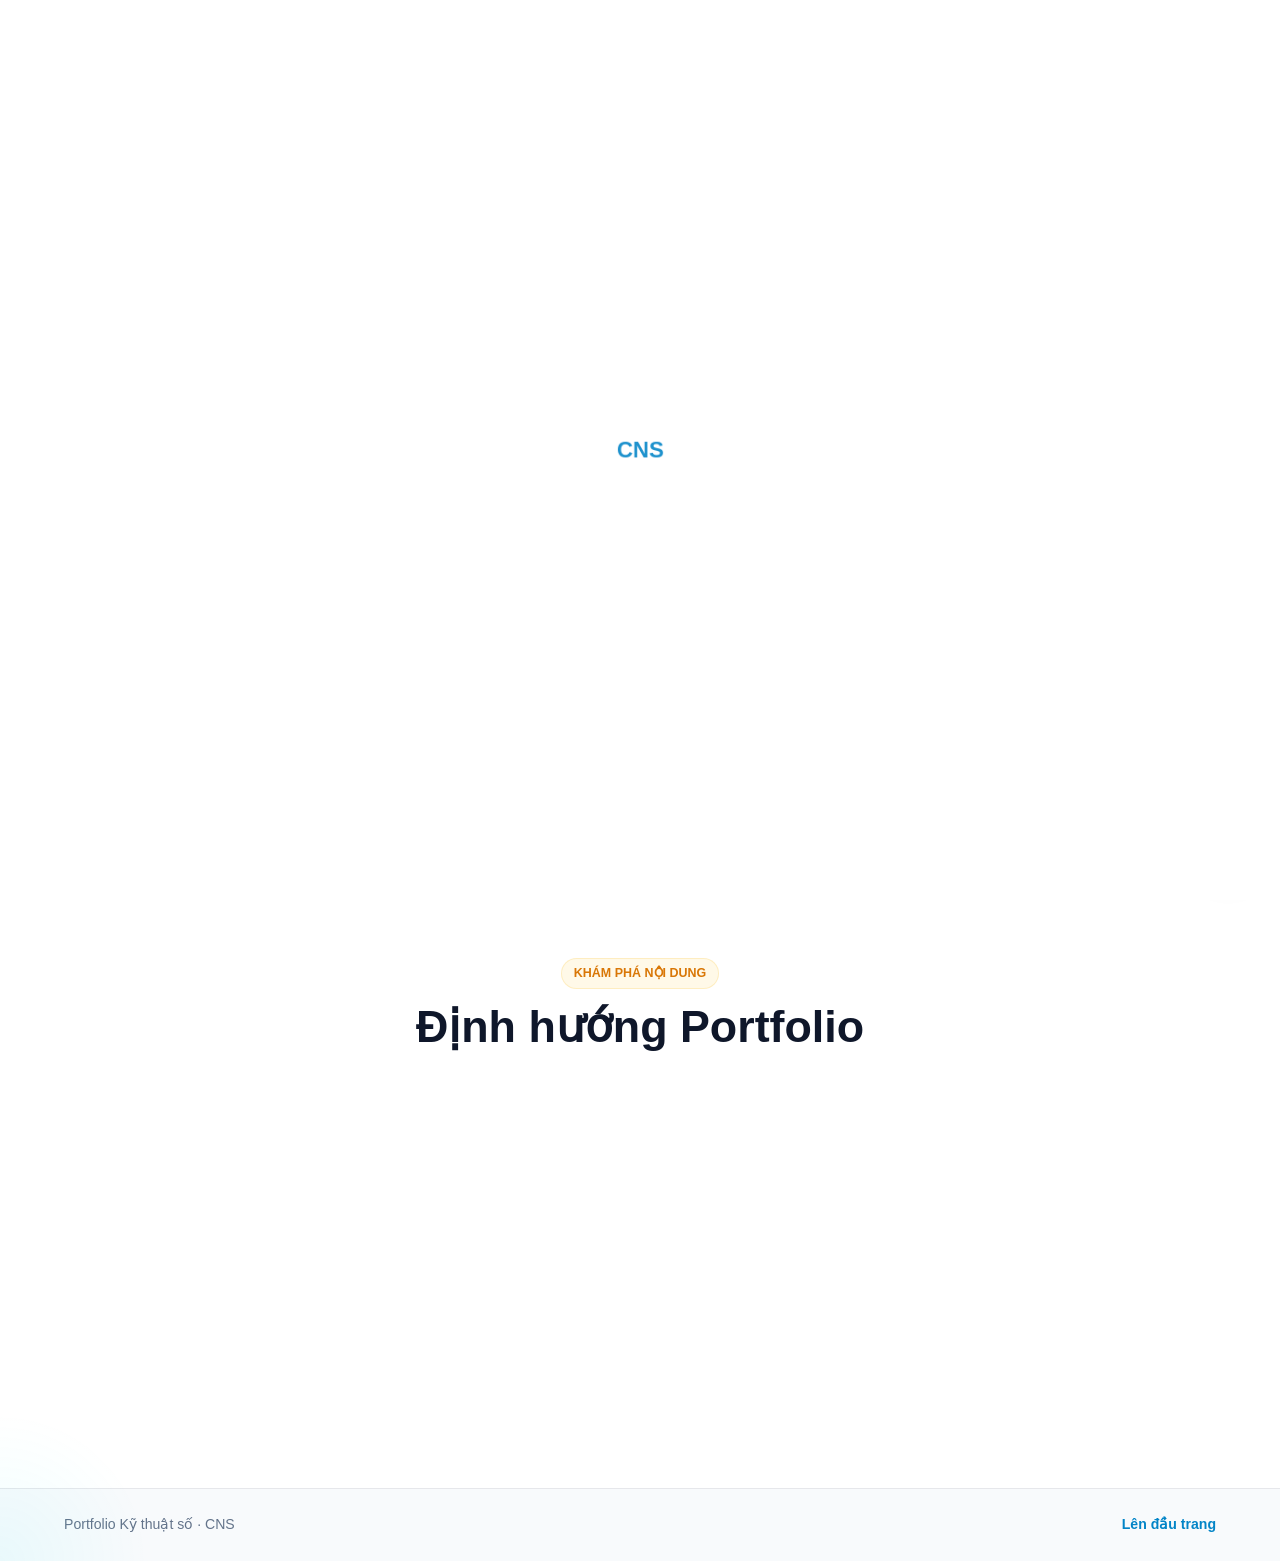
<file: index.html>
<!DOCTYPE html>
<html lang="vi">
<head>
  <meta charset="UTF-8">
  <meta http-equiv="refresh" content="0; url=Source/index.html">
  <title>Redirecting...</title>
</head>
<body>
  <p>Đang chuyển đến Portfolio...</p>
</body>
</html>
</file>
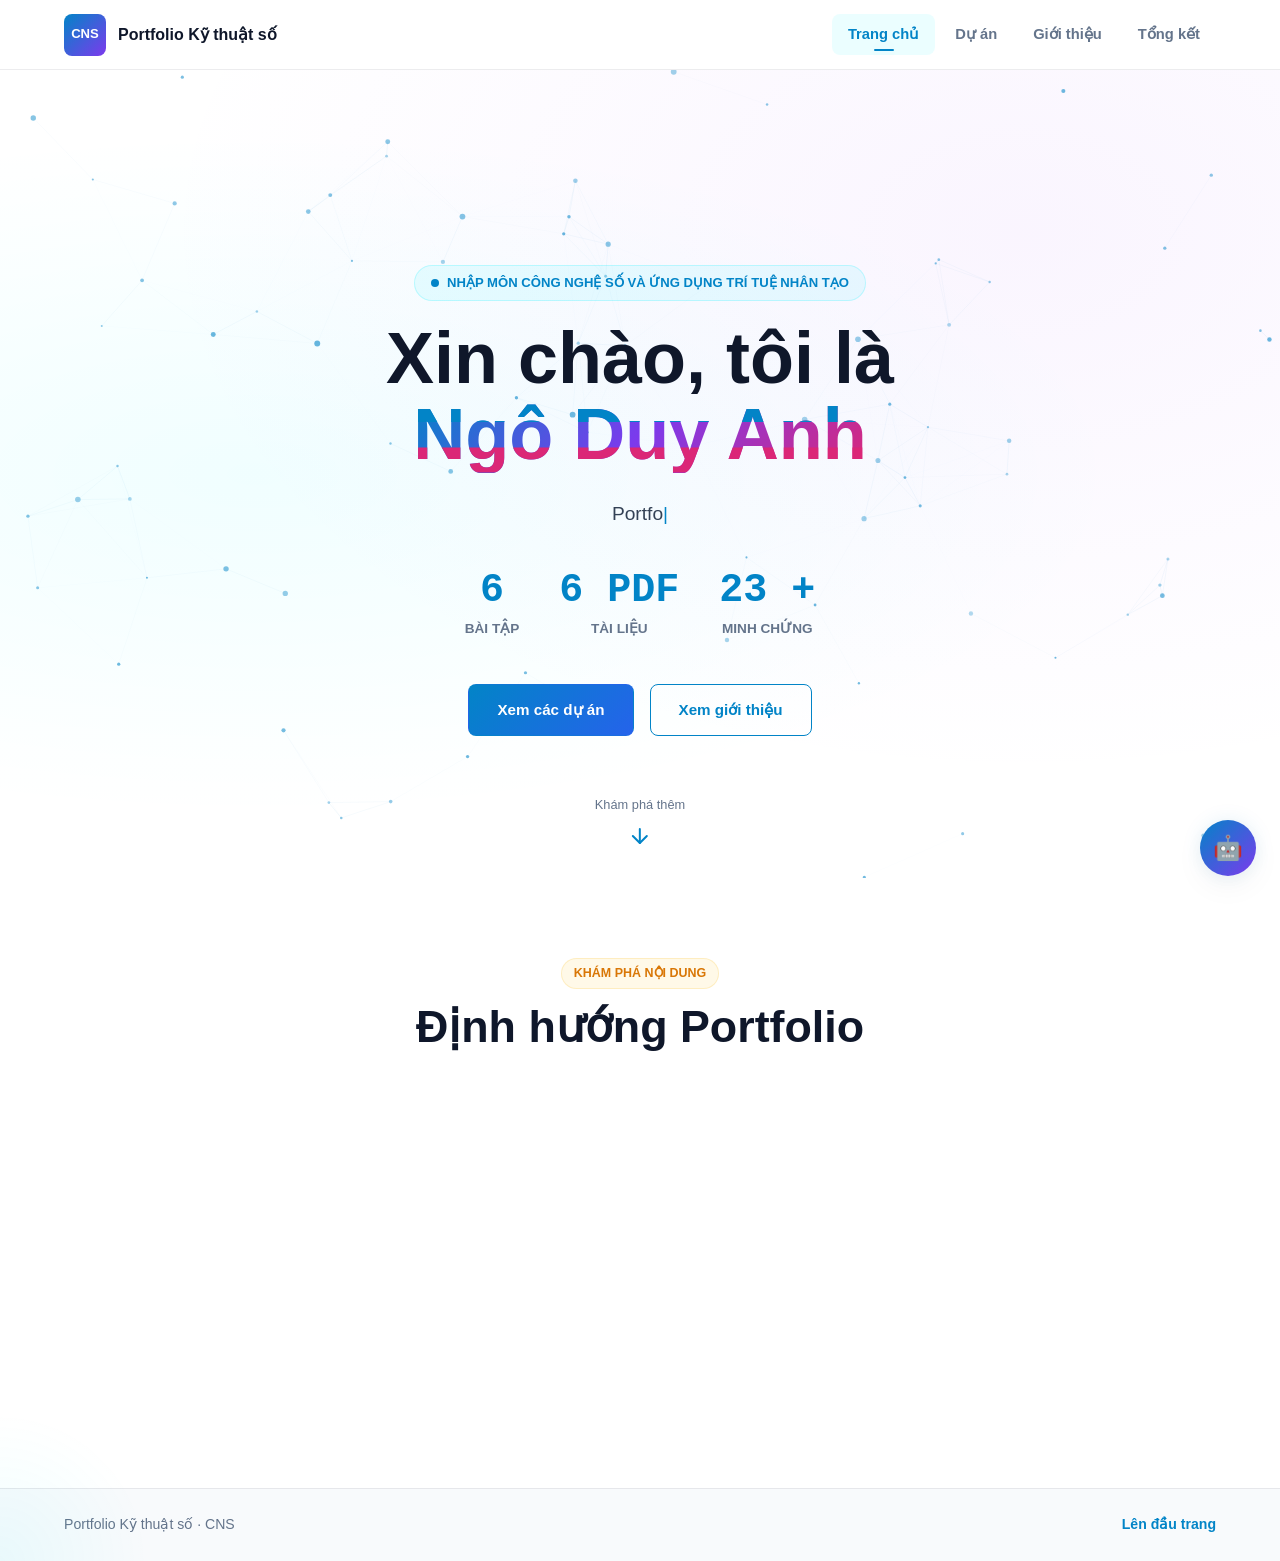
<file: Source/index.html>
﻿<!DOCTYPE html>
<html lang="vi">
<head>
  <meta charset="utf-8">
  <meta name="viewport" content="width=device-width, initial-scale=1">
  <title>CNS Portfolio | Trang chủ</title>
  <meta name="description" content="Portfolio cá nhân của Ngô Duy Anh - Nhập môn Công nghệ số và Ứng dụng Trí tuệ nhân tạo.">
  <link rel="stylesheet" href="styles.css">
</head>
<body>
  <!-- Scroll Progress Bar -->
  <div class="scroll-progress"></div>

  <!-- Page Transition overlay -->
  <div class="page-transition active">
    <div class="loader-logo">CNS</div>
  </div>

  <!-- Matrix Canvas -->
  <canvas id="matrix-canvas"></canvas>

  <!-- Navigation Bar -->
  <header class="nav-bar">
    <a class="nav-brand" href="index.html" aria-label="Trang chủ Portfolio">
      <span class="nav-logo">CNS</span>
      <span>Portfolio Kỹ thuật số</span>
    </a>
    <nav class="nav-links" aria-label="Điều hướng chính">
      <a href="index.html" class="active">Trang chủ</a>
      <a href="projects.html">Dự án</a>
      <a href="about.html">Giới thiệu</a>
      <a href="summary.html">Tổng kết</a>
    </nav>
  </header>

  <!-- Main Content -->
  <main>
    <!-- Hero Section -->
    <section class="hero">
      <canvas id="particle-canvas"></canvas>
      <div class="hero-content fade-up">
        <p class="hero-eyebrow">Nhập môn Công nghệ số và Ứng dụng Trí tuệ nhân tạo</p>
        <h1>
          Xin chào, tôi là <br>
          <span class="gradient-text glitch" data-text="Ngô Duy Anh">Ngô Duy Anh</span>
        </h1>
        <p class="hero-subtitle" id="typing-target" data-text="Portfolio cá nhân tổng hợp kỹ năng số, AI và liêm chính học thuật."></p>
        
        <!-- Hero Stats -->
        <div class="hero-stats stagger">
          <div class="hero-stat">
            <span class="stat-number" data-count="6">0</span>
            <span class="stat-label">Bài tập</span>
          </div>
          <div class="hero-stat">
            <span class="stat-number" data-count="6" data-suffix=" PDF">0</span>
            <span class="stat-label">Tài liệu</span>
          </div>
          <div class="hero-stat">
            <span class="stat-number" data-count="23" data-suffix=" +">0</span>
            <span class="stat-label">Minh chứng</span>
          </div>
        </div>

        <!-- Actions -->
        <div class="hero-actions stagger">
          <a href="projects.html" class="btn btn-primary glow-btn">Xem các dự án</a>
          <a href="about.html" class="btn btn-ghost">Xem giới thiệu</a>
        </div>
      </div>

      <!-- Scroll indicator -->
      <div class="scroll-hint">
        <span>Khám phá thêm</span>
        <svg viewBox="0 0 24 24" fill="none" stroke="currentColor" stroke-width="2" stroke-linecap="round" stroke-linejoin="round">
          <line x1="12" y1="5" x2="12" y2="19"></line>
          <polyline points="19 12 12 19 5 12"></polyline>
        </svg>
      </div>
    </section>

    <!-- Nav Cards Section -->
    <section class="section-shell" style="padding: 80px 0;">
      <div class="section-heading" style="text-align: center; margin-bottom: 50px;">
        <p class="eyebrow">Khám phá nội dung</p>
        <h2>Định hướng Portfolio</h2>
      </div>
      <div class="nav-cards stagger fade-up">
        <a href="projects.html" class="nav-card glass-card">
          <div class="nav-card-icon">📂</div>
          <h3>Trang dự án</h3>
          <p>Chi tiết 6 bài tập lớn cùng minh chứng cụ thể và tài liệu PDF đính kèm.</p>
          <span class="card-arrow">Xem dự án &rarr;</span>
        </a>
        <a href="about.html" class="nav-card glass-card">
          <div class="nav-card-icon">👤</div>
          <h3>Giới thiệu</h3>
          <p>Hồ sơ cá nhân, ngành học, sở thích, mục tiêu học tập và định hướng phát triển kỹ năng số.</p>
          <span class="card-arrow">Xem giới thiệu &rarr;</span>
        </a>
        <a href="summary.html" class="nav-card glass-card">
          <div class="nav-card-icon">✓</div>
          <h3>Tổng kết</h3>
          <p>Trải nghiệm thực hiện Portfolio, các kỹ năng đã học, điểm tâm đắc và hướng áp dụng tương lai.</p>
          <span class="card-arrow">Xem tổng kết &rarr;</span>
        </a>
      </div>
    </section>
  </main>

  <!-- Chatbot Widget -->
  <button class="chatbot-toggle" aria-label="Mở trợ lý AI">🤖</button>
  <div class="chatbot-panel">
    <div class="chatbot-header">
      <div class="bot-avatar">🤖</div>
      <div class="bot-info">
        <strong>Trợ lý AI</strong>
        <span>Đang trực tuyến</span>
      </div>
    </div>
    <div class="chatbot-messages"></div>
    <div class="chatbot-options"></div>
  </div>

  <!-- Back to top button -->
  <button class="back-to-top" aria-label="Quay lại đầu trang">↑</button>

  <!-- Footer -->
  <footer class="site-footer">
    <span>Portfolio Kỹ thuật số &middot; CNS</span>
    <a href="#" class="back-to-top-link">Lên đầu trang</a>
  </footer>

  <script src="script.js"></script>
</body>
</html>
</file>
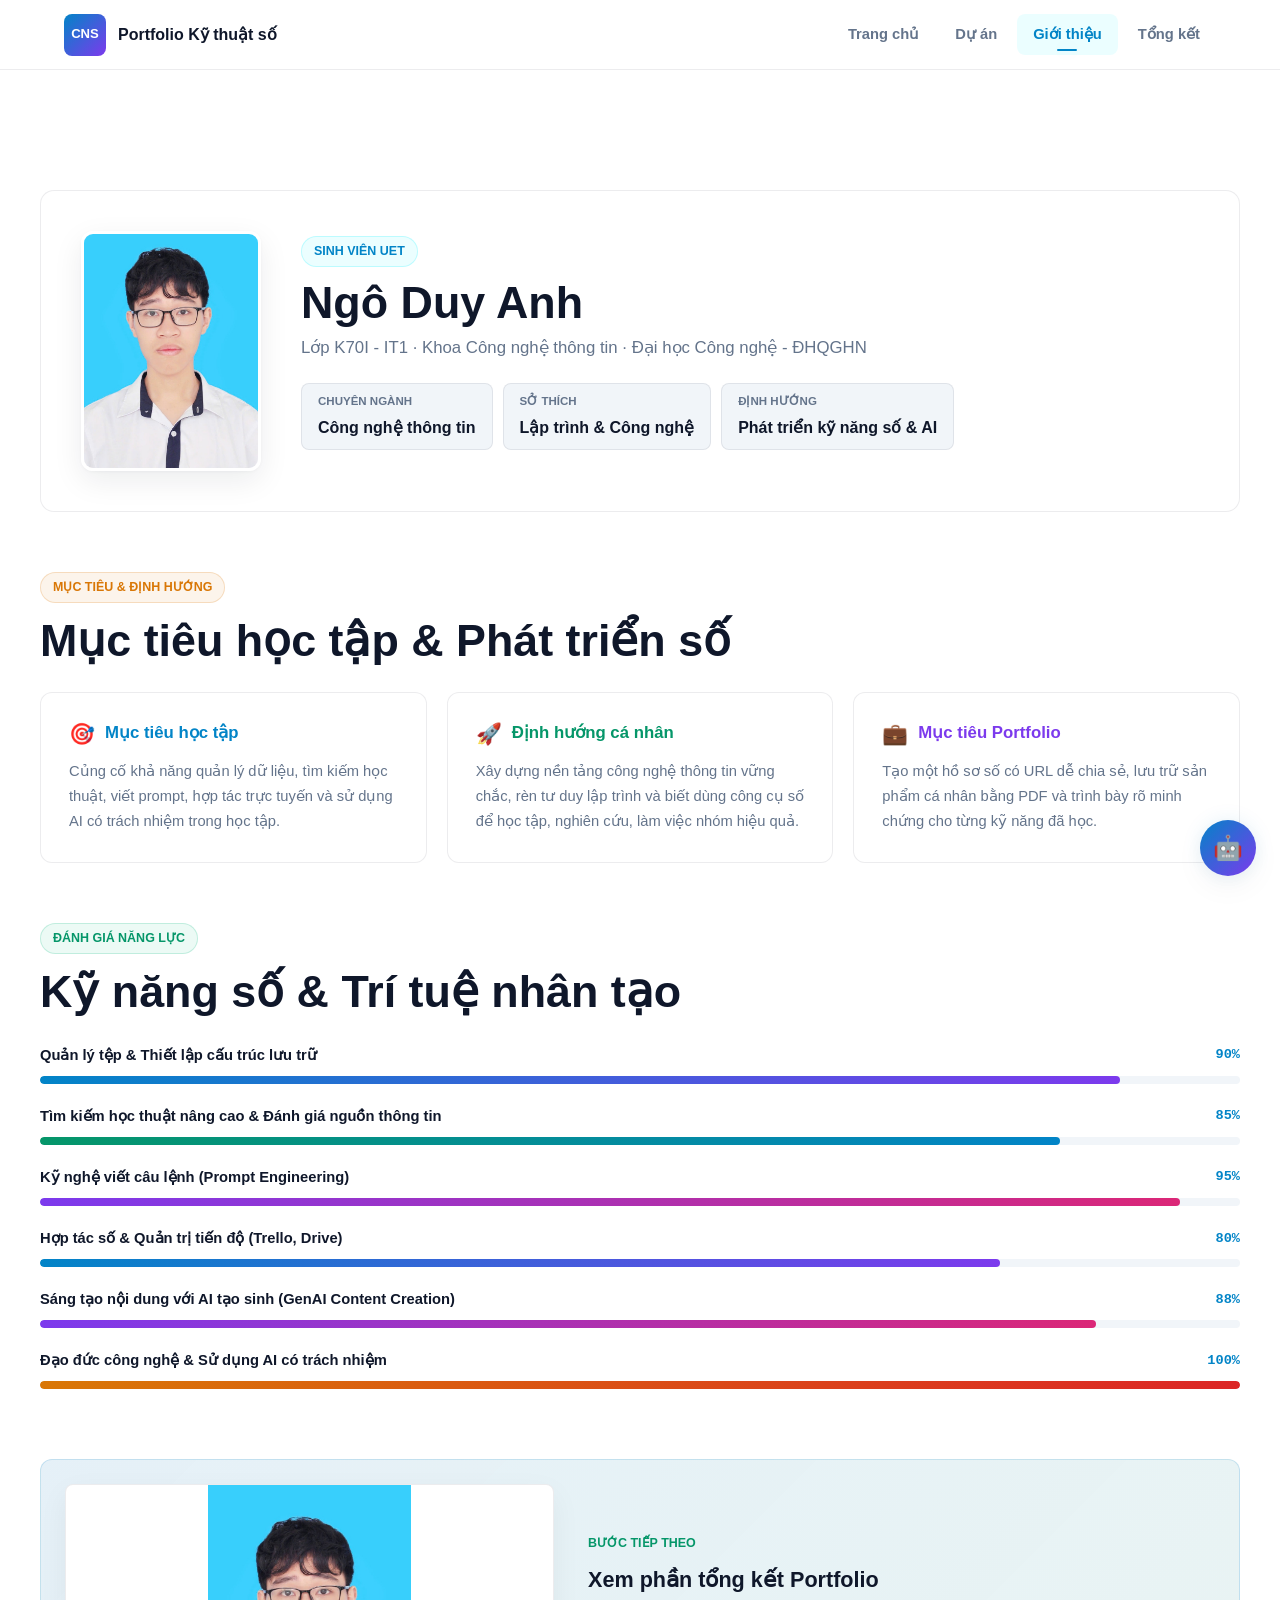
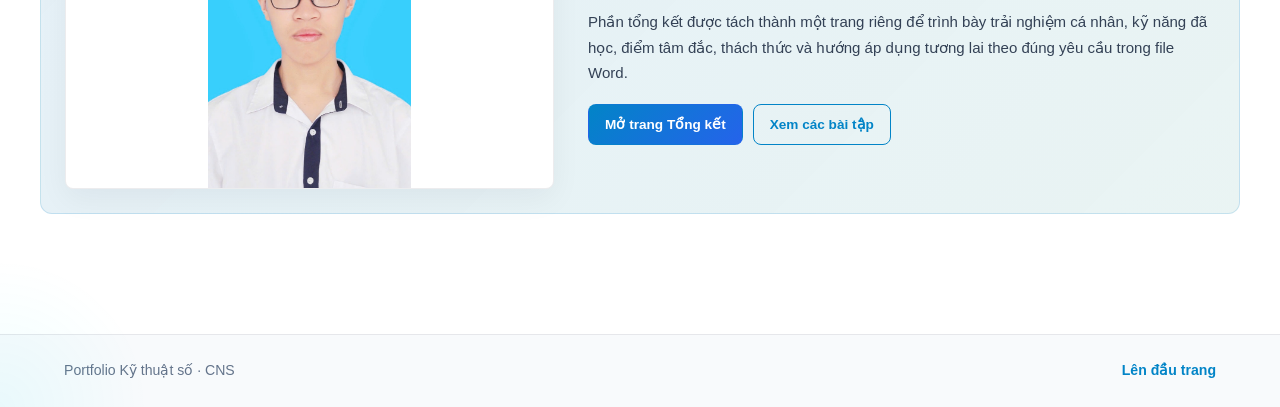
<file: Source/about.html>
﻿<!DOCTYPE html>
<html lang="vi">
<head>
  <meta charset="utf-8">
  <meta name="viewport" content="width=device-width, initial-scale=1">
  <title>CNS Portfolio | Giới thiệu</title>
  <meta name="description" content="Hồ sơ cá nhân Ngô Duy Anh, định hướng nghề nghiệp, tự đánh giá kỹ năng số và tổng kết bài học môn học.">
  <link rel="stylesheet" href="styles.css">
</head>
<body>
  <!-- Scroll Progress Bar -->
  <div class="scroll-progress"></div>

  <!-- Page Transition overlay -->
  <div class="page-transition active">
    <div class="loader-logo">CNS</div>
  </div>

  <!-- Matrix Canvas -->
  <canvas id="matrix-canvas"></canvas>

  <!-- Navigation Bar -->
  <header class="nav-bar">
    <a class="nav-brand" href="index.html" aria-label="Trang chủ Portfolio">
      <span class="nav-logo">CNS</span>
      <span>Portfolio Kỹ thuật số</span>
    </a>
    <nav class="nav-links" aria-label="Điều hướng chính">
      <a href="index.html">Trang chủ</a>
      <a href="projects.html">Dự án</a>
      <a href="about.html" class="active">Giới thiệu</a>
      <a href="summary.html">Tổng kết</a>
    </nav>
  </header>

  <!-- Main Content -->
  <main class="section-shell">
    
    <!-- Profile Card Hero -->
    <div class="about-hero fade-up">
      <div class="about-portrait">
        <img src="../assets/images/duyanh-profile.jpg" alt="Ngô Duy Anh">
      </div>
      <div class="about-info">
        <p class="eyebrow" style="background: rgba(0, 240, 255, 0.08); border-color: rgba(0, 240, 255, 0.2); color: var(--accent-cyan);">Sinh viên UET</p>
        <h1>Ngô Duy Anh</h1>
        <p class="about-subtitle">Lớp K70I - IT1 &middot; Khoa Công nghệ thông tin &middot; Đại học Công nghệ - ĐHQGHN</p>
        
        <dl class="about-facts" aria-label="Thông tin cá nhân chi tiết">
          <div class="about-fact">
            <dt>Chuyên ngành</dt>
            <dd>Công nghệ thông tin</dd>
          </div>
          <div class="about-fact">
            <dt>Sở thích</dt>
            <dd>Lập trình & Công nghệ</dd>
          </div>
          <div class="about-fact">
            <dt>Định hướng</dt>
            <dd>Phát triển kỹ năng số & AI</dd>
          </div>
        </dl>

      </div>
    </div>

    <!-- Goals & Directions Section -->
    <section class="fade-up" style="margin-top: 60px; margin-bottom: 60px;">
      <div class="section-heading" style="margin-bottom: 25px;">
        <p class="eyebrow" style="background: rgba(217, 119, 6, 0.08); border-color: rgba(217, 119, 6, 0.2); color: var(--accent-gold);">Mục tiêu & Định hướng</p>
        <h2>Mục tiêu học tập & Phát triển số</h2>
      </div>

      <div class="bento-grid" style="margin-top: 25px;">
        <!-- Goal 1 -->
        <div class="bento-card">
          <h3><span class="bento-icon">🎯</span>Mục tiêu học tập</h3>
          <p>Củng cố khả năng quản lý dữ liệu, tìm kiếm học thuật, viết prompt, hợp tác trực tuyến và sử dụng AI có trách nhiệm trong học tập.</p>
        </div>

        <!-- Goal 2 -->
        <div class="bento-card">
          <h3><span class="bento-icon">🚀</span>Định hướng cá nhân</h3>
          <p>Xây dựng nền tảng công nghệ thông tin vững chắc, rèn tư duy lập trình và biết dùng công cụ số để học tập, nghiên cứu, làm việc nhóm hiệu quả.</p>
        </div>

        <!-- Goal 3 -->
        <div class="bento-card">
          <h3><span class="bento-icon">💼</span>Mục tiêu Portfolio</h3>
          <p>Tạo một hồ sơ số có URL dễ chia sẻ, lưu trữ sản phẩm cá nhân bằng PDF và trình bày rõ minh chứng cho từng kỹ năng đã học.</p>
        </div>
      </div>
    </section>

    <!-- Skills Section -->
    <section class="skills-section fade-up">
      <div class="section-heading" style="margin-bottom: 25px;">
        <p class="eyebrow" style="background: rgba(16, 185, 129, 0.08); border-color: rgba(16, 185, 129, 0.2); color: var(--accent-green);">Đánh giá năng lực</p>
        <h2>Kỹ năng số & Trí tuệ nhân tạo</h2>
      </div>
      
      <div class="skill-bars">
        
        <!-- Skill 1 -->
        <div class="skill-item">
          <div class="skill-header">
            <span class="skill-name">Quản lý tệp &amp; Thiết lập cấu trúc lưu trữ</span>
            <span class="skill-percent">90%</span>
          </div>
          <div class="skill-track">
            <div class="skill-fill" data-percent="90"></div>
          </div>
        </div>

        <!-- Skill 2 -->
        <div class="skill-item">
          <div class="skill-header">
            <span class="skill-name">Tìm kiếm học thuật nâng cao &amp; Đánh giá nguồn thông tin</span>
            <span class="skill-percent">85%</span>
          </div>
          <div class="skill-track">
            <div class="skill-fill green" data-percent="85"></div>
          </div>
        </div>

        <!-- Skill 3 -->
        <div class="skill-item">
          <div class="skill-header">
            <span class="skill-name">Kỹ nghệ viết câu lệnh (Prompt Engineering)</span>
            <span class="skill-percent">95%</span>
          </div>
          <div class="skill-track">
            <div class="skill-fill purple" data-percent="95"></div>
          </div>
        </div>

        <!-- Skill 4 -->
        <div class="skill-item">
          <div class="skill-header">
            <span class="skill-name">Hợp tác số &amp; Quản trị tiến độ (Trello, Drive)</span>
            <span class="skill-percent">80%</span>
          </div>
          <div class="skill-track">
            <div class="skill-fill" data-percent="80"></div>
          </div>
        </div>

        <!-- Skill 5 -->
        <div class="skill-item">
          <div class="skill-header">
            <span class="skill-name">Sáng tạo nội dung với AI tạo sinh (GenAI Content Creation)</span>
            <span class="skill-percent">88%</span>
          </div>
          <div class="skill-track">
            <div class="skill-fill purple" data-percent="88"></div>
          </div>
        </div>

        <!-- Skill 6 -->
        <div class="skill-item">
          <div class="skill-header">
            <span class="skill-name">Đạo đức công nghệ &amp; Sử dụng AI có trách nhiệm</span>
            <span class="skill-percent">100%</span>
          </div>
          <div class="skill-track">
            <div class="skill-fill gold" data-percent="100"></div>
          </div>
        </div>

      </div>
    </section>

    <section class="fade-up" style="margin-top: 70px;">
      <div class="pdf-showcase">
        <figure class="pdf-preview">
          <img src="../assets/images/duyanh-profile.jpg" alt="Ảnh hồ sơ Ngô Duy Anh">
        </figure>
        <div class="pdf-copy">
          <span class="pdf-kicker">Bước tiếp theo</span>
          <h4>Xem phần tổng kết Portfolio</h4>
          <p>Phần tổng kết được tách thành một trang riêng để trình bày trải nghiệm cá nhân, kỹ năng đã học, điểm tâm đắc, thách thức và hướng áp dụng tương lai theo đúng yêu cầu trong file Word.</p>
          <div class="pdf-actions">
            <a class="btn btn-primary btn-sm" href="summary.html">Mở trang Tổng kết</a>
            <a class="btn btn-ghost btn-sm" href="projects.html">Xem các bài tập</a>
          </div>
        </div>
      </div>
    </section>

  </main>

  <!-- Chatbot Widget -->
  <button class="chatbot-toggle" aria-label="Mở trợ lý AI">🤖</button>
  <div class="chatbot-panel">
    <div class="chatbot-header">
      <div class="bot-avatar">🤖</div>
      <div class="bot-info">
        <strong>Trợ lý AI</strong>
        <span>Đang trực tuyến</span>
      </div>
    </div>
    <div class="chatbot-messages"></div>
    <div class="chatbot-options"></div>
  </div>

  <!-- Back to top button -->
  <button class="back-to-top" aria-label="Quay lại đầu trang">↑</button>

  <!-- Footer -->
  <footer class="site-footer">
    <span>Portfolio Kỹ thuật số &middot; CNS</span>
    <a href="#" class="back-to-top-link">Lên đầu trang</a>
  </footer>

  <script src="script.js"></script>
</body>
</html>
</file>
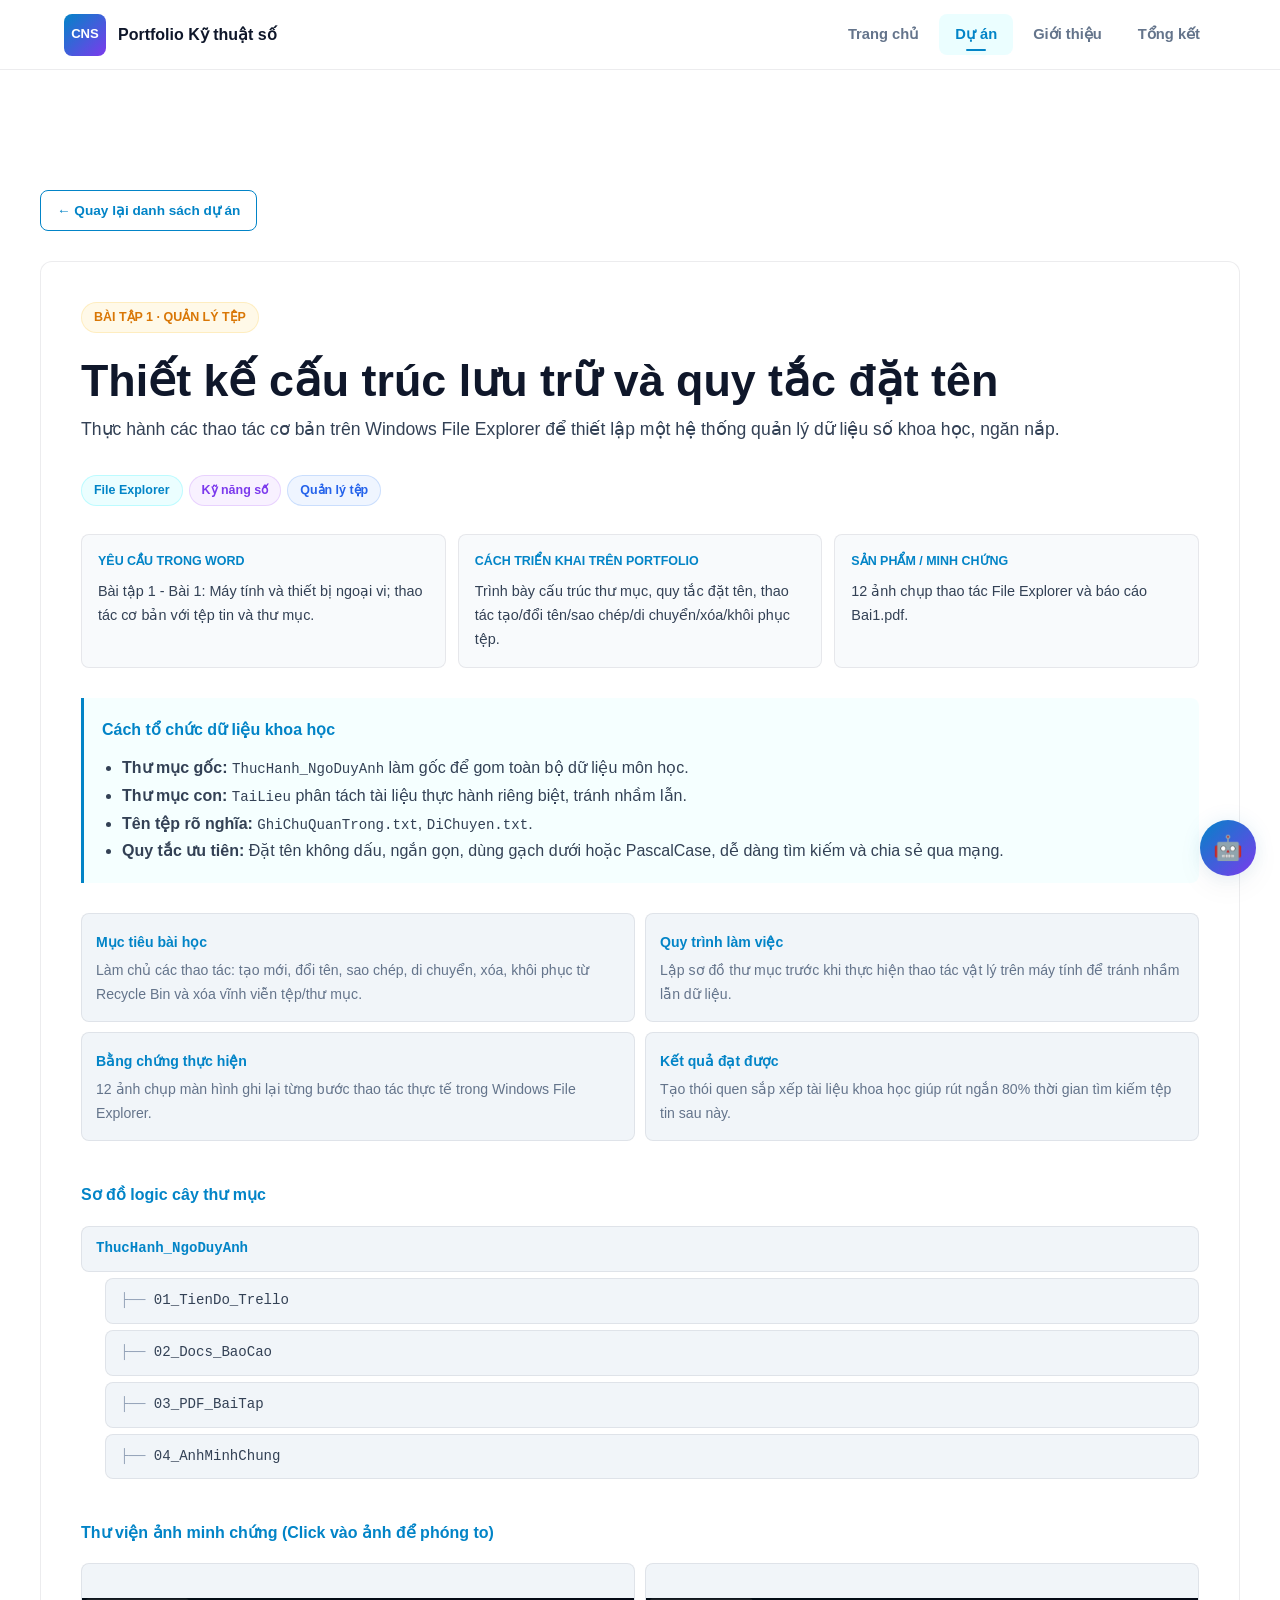
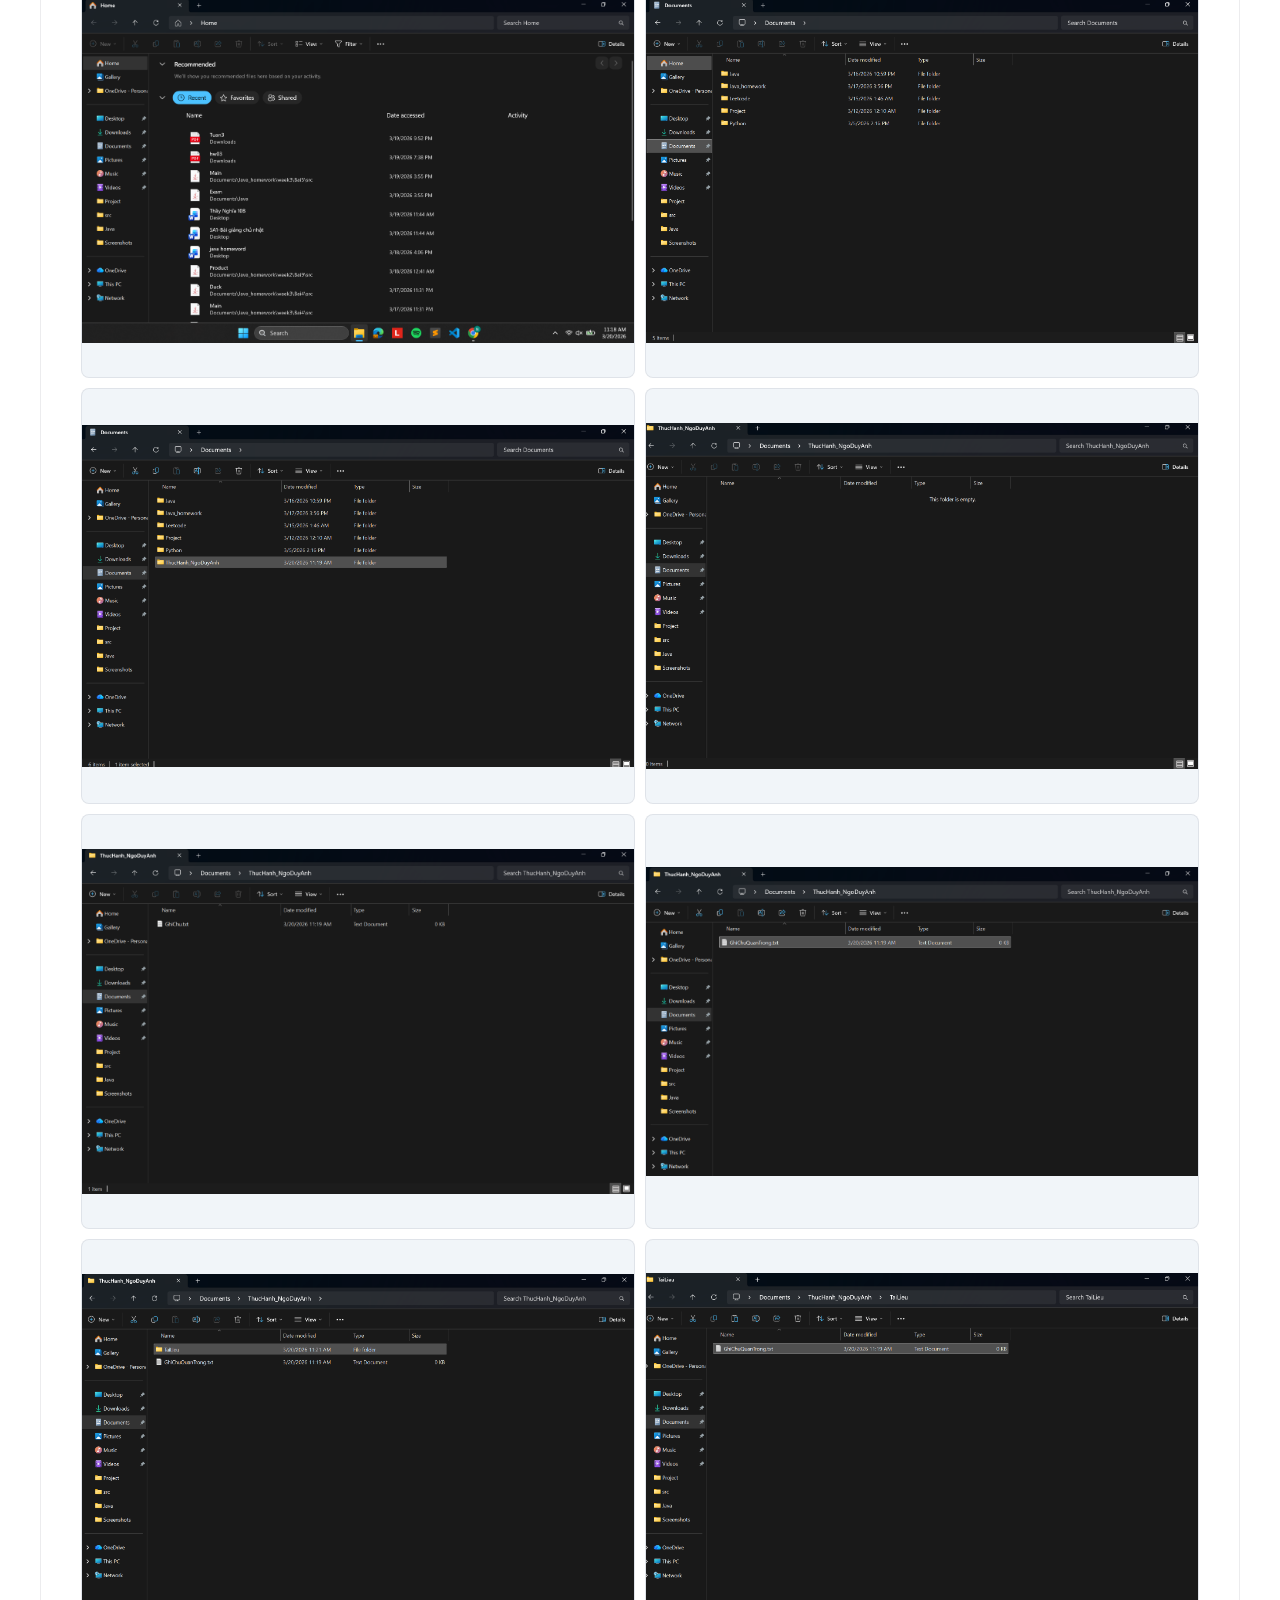
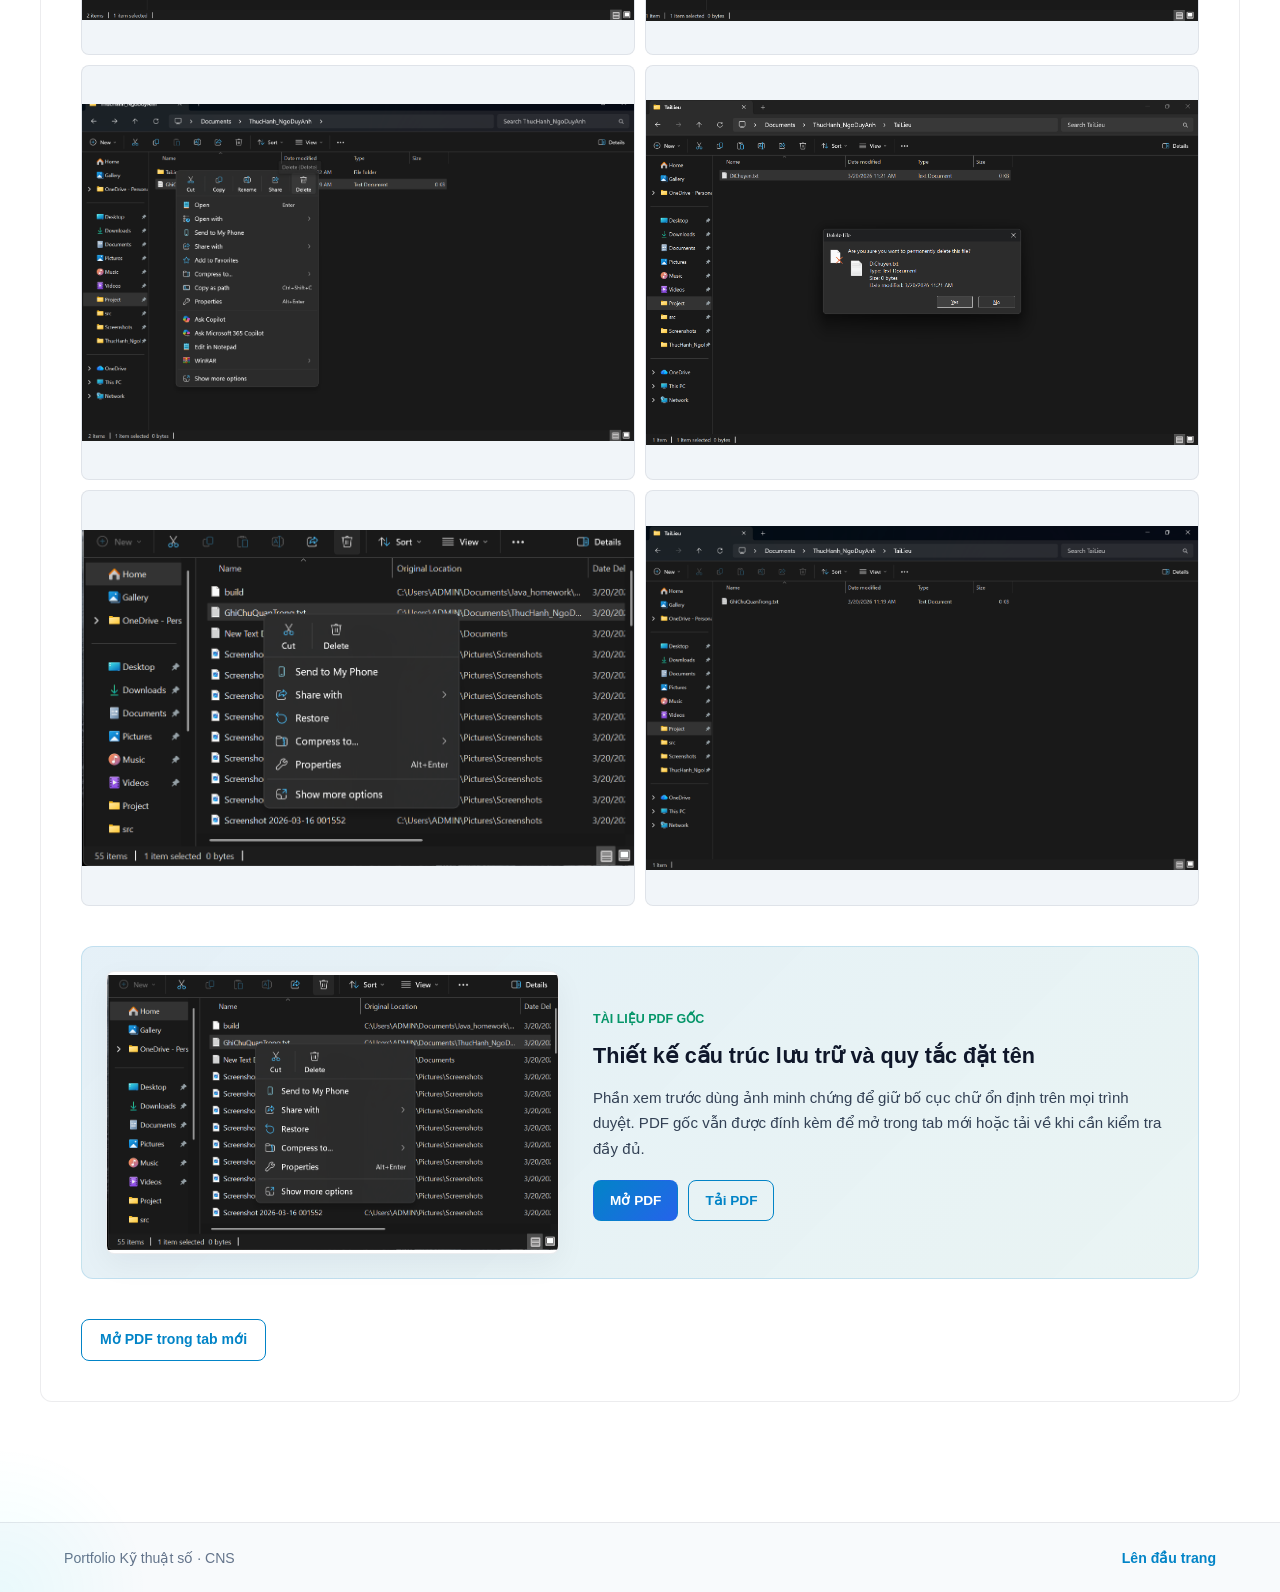
<file: Source/project-1.html>
﻿<!DOCTYPE html>
<html lang="vi">
<head>
  <meta charset="utf-8">
  <meta name="viewport" content="width=device-width, initial-scale=1">
  <title>Bài tập 1 | Quản lý tệp dữ liệu</title>
  <meta name="description" content="Thực hành thiết lập cấu trúc thư mục logic và quy tắc đặt tên tệp tin rõ nghĩa.">
  <link rel="stylesheet" href="styles.css">
</head>
<body>
  <div class="scroll-progress"></div>
  <div class="page-transition active"><div class="loader-logo">CNS</div></div>
  <canvas id="matrix-canvas"></canvas>

  <header class="nav-bar">
    <a class="nav-brand" href="index.html">
      <span class="nav-logo">CNS</span>
      <span>Portfolio Kỹ thuật số</span>
    </a>
    <nav class="nav-links">
      <a href="index.html">Trang chủ</a>
      <a href="projects.html" class="active">Dự án</a>
      <a href="about.html">Giới thiệu</a>
      <a href="summary.html">Tổng kết</a>
    </nav>
  </header>

  <main class="section-shell">
    <div style="margin-bottom: 30px;">
      <a href="projects.html" class="btn btn-ghost btn-sm">&larr; Quay lại danh sách dự án</a>
    </div>

    <article class="glass-card fade-up" style="padding: clamp(20px, 5vw, 40px);">
      <div style="margin-bottom: 30px;">
        <span class="eyebrow">BÀI TẬP 1 &middot; QUẢN LÝ TỆP</span>
        <h2 style="margin-top: 10px;">Thiết kế cấu trúc lưu trữ và quy tắc đặt tên</h2>
        <p style="color: var(--text-secondary); font-size: 1.1rem; margin-top: 8px;">
          Thực hành các thao tác cơ bản trên Windows File Explorer để thiết lập một hệ thống quản lý dữ liệu số khoa học, ngăn nắp.
        </p>
      </div>

      <div class="project-tags" style="padding: 0 0 20px 0;">
        <span class="tag-chip cyan">File Explorer</span>
        <span class="tag-chip purple">Kỹ năng số</span>
        <span class="tag-chip blue">Quản lý tệp</span>
      </div>

      <div class="evidence-block">
        <h4>Cách tổ chức dữ liệu khoa học</h4>
        <ul>
          <li><strong>Thư mục gốc:</strong> <code>ThucHanh_NgoDuyAnh</code> làm gốc để gom toàn bộ dữ liệu môn học.</li>
          <li><strong>Thư mục con:</strong> <code>TaiLieu</code> phân tách tài liệu thực hành riêng biệt, tránh nhầm lẫn.</li>
          <li><strong>Tên tệp rõ nghĩa:</strong> <code>GhiChuQuanTrong.txt</code>, <code>DiChuyen.txt</code>.</li>
          <li><strong>Quy tắc ưu tiên:</strong> Đặt tên không dấu, ngắn gọn, dùng gạch dưới hoặc PascalCase, dễ dàng tìm kiếm và chia sẻ qua mạng.</li>
        </ul>
      </div>

      <div class="insight-grid" style="margin-top: 30px;">
        <div>
          <span>Mục tiêu bài học</span>
          <p>Làm chủ các thao tác: tạo mới, đổi tên, sao chép, di chuyển, xóa, khôi phục từ Recycle Bin và xóa vĩnh viễn tệp/thư mục.</p>
        </div>
        <div>
          <span>Quy trình làm việc</span>
          <p>Lập sơ đồ thư mục trước khi thực hiện thao tác vật lý trên máy tính để tránh nhầm lẫn dữ liệu.</p>
        </div>
        <div>
          <span>Bằng chứng thực hiện</span>
          <p>12 ảnh chụp màn hình ghi lại từng bước thao tác thực tế trong Windows File Explorer.</p>
        </div>
        <div>
          <span>Kết quả đạt được</span>
          <p>Tạo thói quen sắp xếp tài liệu khoa học giúp rút ngắn 80% thời gian tìm kiếm tệp tin sau này.</p>
        </div>
      </div>

      <h4 style="margin: 40px 0 10px; color: var(--accent-cyan);">Sơ đồ logic cây thư mục</h4>
      <div class="folder-map" aria-label="Sơ đồ thư mục">
        <span>ThucHanh_NgoDuyAnh</span>
        <span>01_TienDo_Trello</span>
        <span>02_Docs_BaoCao</span>
        <span>03_PDF_BaiTap</span>
        <span>04_AnhMinhChung</span>
      </div>

      <h4 style="margin: 40px 0 10px; color: var(--accent-cyan);">Thư viện ảnh minh chứng (Click vào ảnh để phóng to)</h4>
      <div class="media-gallery">
        <img src="../assets/images/bai1-01.png" alt="Ảnh minh chứng bài 1 - Thao tác 01">
        <img src="../assets/images/bai1-02.png" alt="Ảnh minh chứng bài 1 - Thao tác 02">
        <img src="../assets/images/bai1-03.png" alt="Ảnh minh chứng bài 1 - Thao tác 03">
        <img src="../assets/images/bai1-04.png" alt="Ảnh minh chứng bài 1 - Thao tác 04">
        <img src="../assets/images/bai1-05.png" alt="Ảnh minh chứng bài 1 - Thao tác 05">
        <img src="../assets/images/bai1-06.png" alt="Ảnh minh chứng bài 1 - Thao tác 06">
        <img src="../assets/images/bai1-07.png" alt="Ảnh minh chứng bài 1 - Thao tác 07">
        <img src="../assets/images/bai1-08.png" alt="Ảnh minh chứng bài 1 - Thao tác 08">
        <img src="../assets/images/bai1-09.png" alt="Ảnh minh chứng bài 1 - Thao tác 09">
        <img src="../assets/images/bai1-10.png" alt="Ảnh minh chứng bài 1 - Thao tác 10">
        <img src="../assets/images/bai1-11.png" alt="Ảnh minh chứng bài 1 - Thao tác 11">
        <img src="../assets/images/bai1-12.png" alt="Ảnh minh chứng bài 1 - Thao tác 12">
      </div>

      <div class="link-row" style="margin-top: 40px;">
        <a href="../assets/pdfs/Bai1.pdf" target="_blank" rel="noopener">Xem báo cáo PDF đầy đủ</a>
      </div>
    </article>
  </main>

  <button class="chatbot-toggle">🤖</button>
  <div class="chatbot-panel">
    <div class="chatbot-header">
      <div class="bot-avatar">🤖</div>
      <div class="bot-info"><strong>Trợ lý AI</strong><span>Đang trực tuyến</span></div>
    </div>
    <div class="chatbot-messages"></div>
    <div class="chatbot-options"></div>
  </div>
  <button class="back-to-top">↑</button>

  <footer class="site-footer">
    <span>Portfolio Kỹ thuật số &middot; CNS</span>
    <a href="#" class="back-to-top-link">Lên đầu trang</a>
  </footer>

  <script src="script.js"></script>
</body>
</html>
</file>
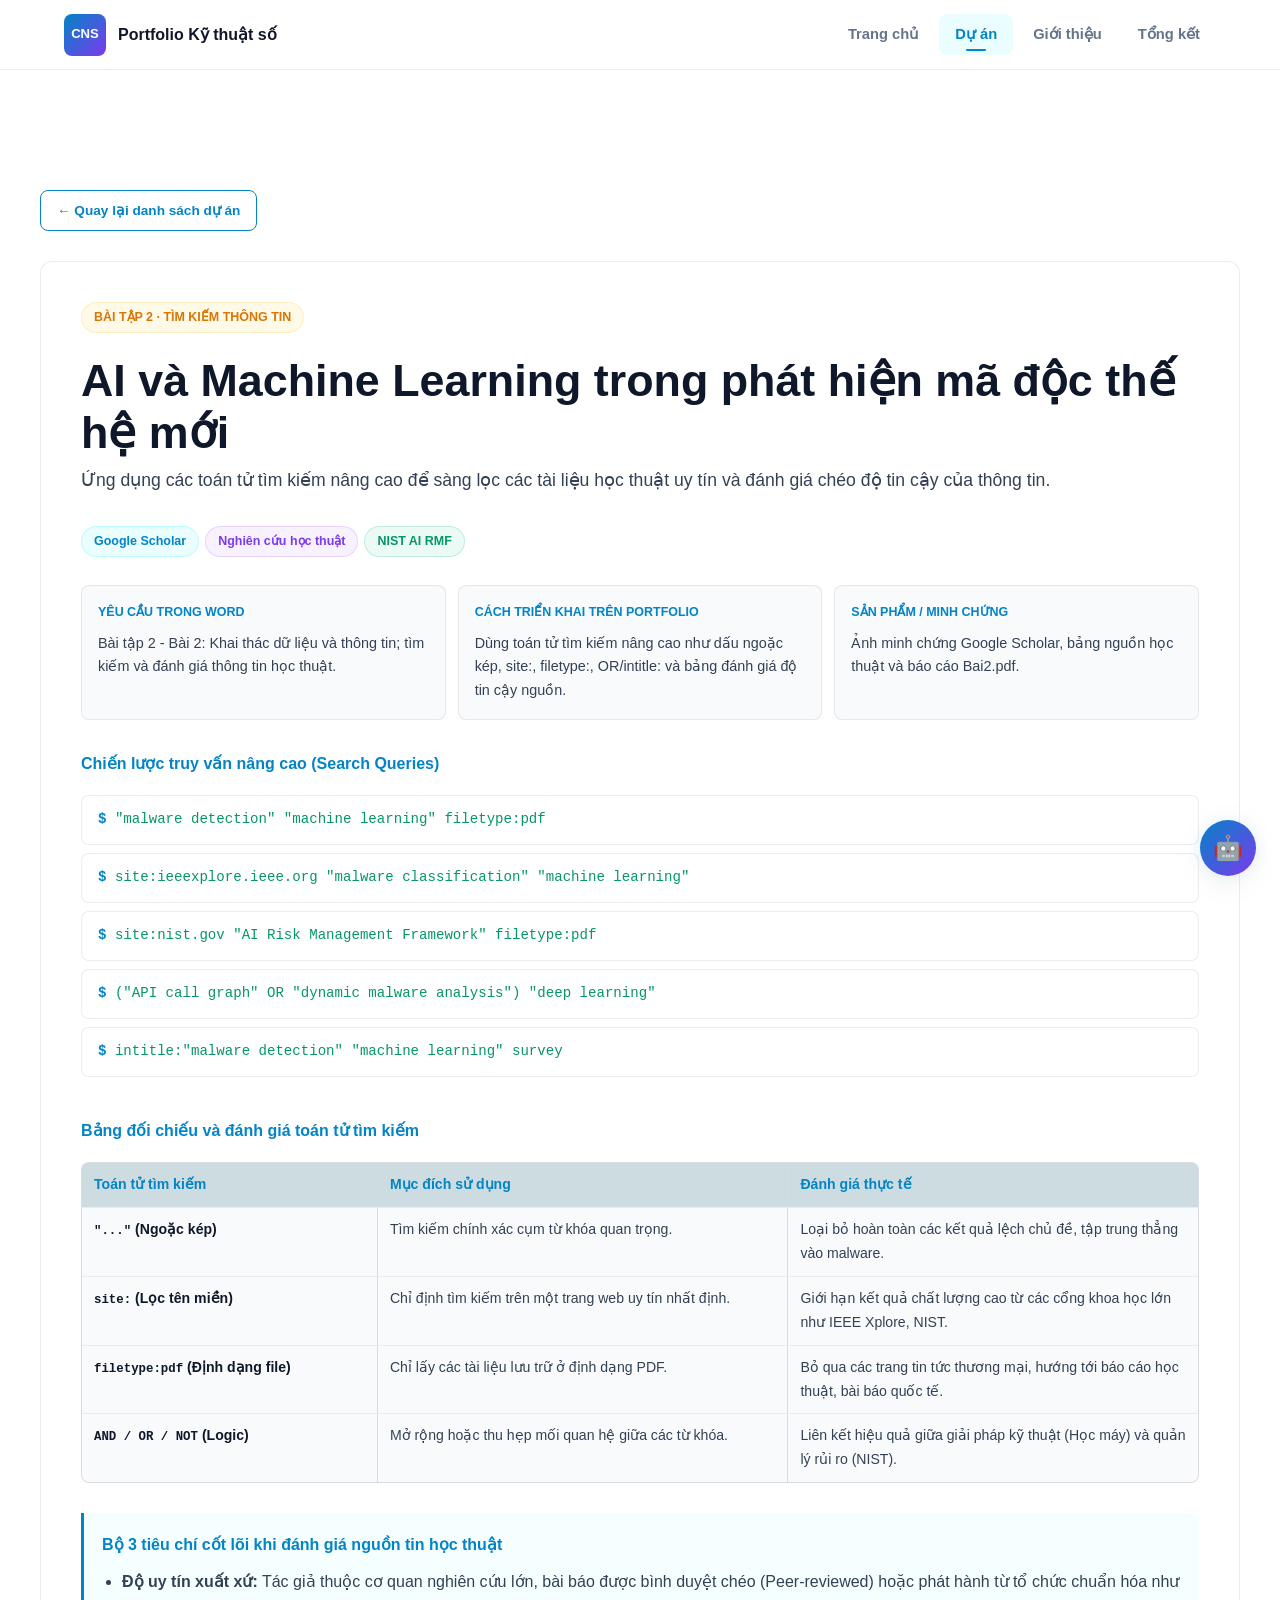
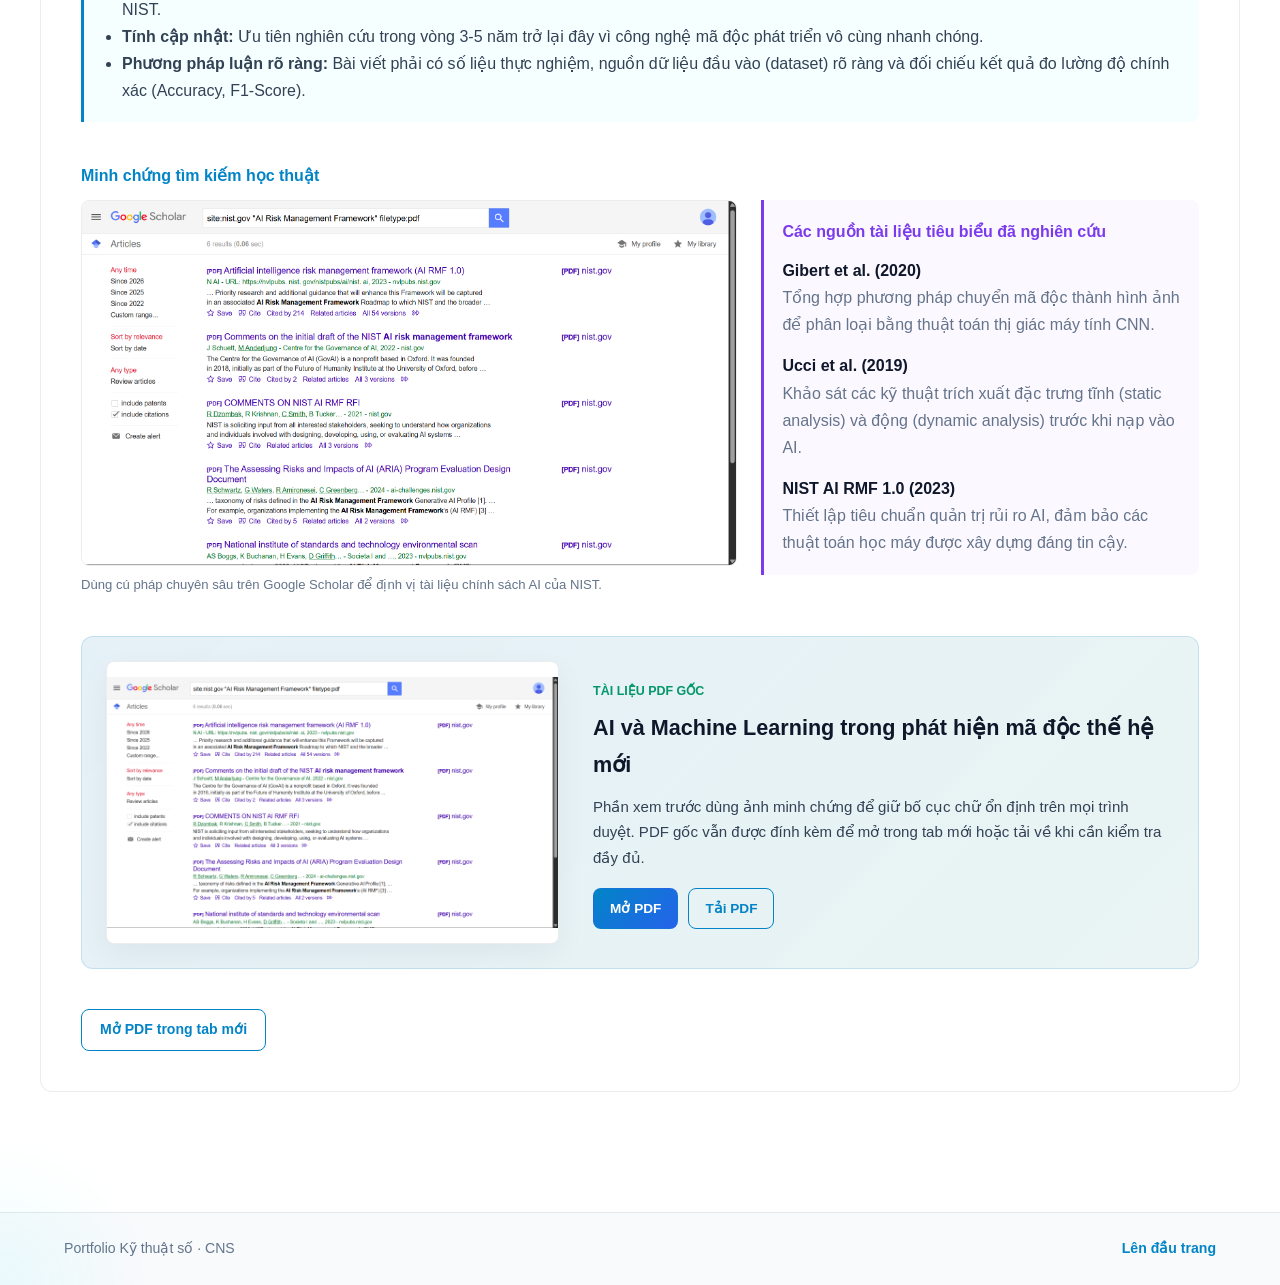
<file: Source/project-2.html>
﻿<!DOCTYPE html>
<html lang="vi">
<head>
  <meta charset="utf-8">
  <meta name="viewport" content="width=device-width, initial-scale=1">
  <title>Bài tập 2 | Tìm kiếm thông tin học thuật</title>
  <meta name="description" content="Nghiên cứu về AI & Machine Learning trong phát hiện mã độc thế hệ mới sử dụng các cú pháp tìm kiếm nâng cao.">
  <link rel="stylesheet" href="styles.css">
</head>
<body>
  <div class="scroll-progress"></div>
  <div class="page-transition active"><div class="loader-logo">CNS</div></div>
  <canvas id="matrix-canvas"></canvas>

  <header class="nav-bar">
    <a class="nav-brand" href="index.html">
      <span class="nav-logo">CNS</span>
      <span>Portfolio Kỹ thuật số</span>
    </a>
    <nav class="nav-links">
      <a href="index.html">Trang chủ</a>
      <a href="projects.html" class="active">Dự án</a>
      <a href="about.html">Giới thiệu</a>
      <a href="summary.html">Tổng kết</a>
    </nav>
  </header>

  <main class="section-shell">
    <div style="margin-bottom: 30px;">
      <a href="projects.html" class="btn btn-ghost btn-sm">&larr; Quay lại danh sách dự án</a>
    </div>

    <article class="glass-card fade-up" style="padding: clamp(20px, 5vw, 40px);">
      <div style="margin-bottom: 30px;">
        <span class="eyebrow">BÀI TẬP 2 &middot; TÌM KIẾM THÔNG TIN</span>
        <h2 style="margin-top: 10px;">AI và Machine Learning trong phát hiện mã độc thế hệ mới</h2>
        <p style="color: var(--text-secondary); font-size: 1.1rem; margin-top: 8px;">
          Ứng dụng các toán tử tìm kiếm nâng cao để sàng lọc các tài liệu học thuật uy tín và đánh giá chéo độ tin cậy của thông tin.
        </p>
      </div>

      <div class="project-tags" style="padding: 0 0 20px 0;">
        <span class="tag-chip cyan">Google Scholar</span>
        <span class="tag-chip purple">Nghiên cứu học thuật</span>
        <span class="tag-chip green">NIST AI RMF</span>
      </div>

      <h4 style="margin: 30px 0 10px; color: var(--accent-cyan);">Chiến lược truy vấn nâng cao (Search Queries)</h4>
      <div class="query-grid" aria-label="Chiến lược tìm kiếm nâng cao">
        <code>"malware detection" "machine learning" filetype:pdf</code>
        <code>site:ieeexplore.ieee.org "malware classification" "machine learning"</code>
        <code>site:nist.gov "AI Risk Management Framework" filetype:pdf</code>
        <code>("API call graph" OR "dynamic malware analysis") "deep learning"</code>
        <code>intitle:"malware detection" "machine learning" survey</code>
      </div>

      <h4 style="margin: 40px 0 10px; color: var(--accent-cyan);">Bảng đối chiếu và đánh giá toán tử tìm kiếm</h4>
      <div class="strategy-table" aria-label="Bảng chiến lược tìm kiếm">
        <div><strong>Toán tử tìm kiếm</strong><strong>Mục đích sử dụng</strong><strong>Đánh giá thực tế</strong></div>
        <div><span><code>"..."</code> (Ngoặc kép)</span><span>Tìm kiếm chính xác cụm từ khóa quan trọng.</span><span>Loại bỏ hoàn toàn các kết quả lệch chủ đề, tập trung thẳng vào malware.</span></div>
        <div><span><code>site:</code> (Lọc tên miền)</span><span>Chỉ định tìm kiếm trên một trang web uy tín nhất định.</span><span>Giới hạn kết quả chất lượng cao từ các cổng khoa học lớn như IEEE Xplore, NIST.</span></div>
        <div><span><code>filetype:pdf</code> (Định dạng file)</span><span>Chỉ lấy các tài liệu lưu trữ ở định dạng PDF.</span><span>Bỏ qua các trang tin tức thương mại, hướng tới báo cáo học thuật, bài báo quốc tế.</span></div>
        <div><span><code>AND / OR / NOT</code> (Logic)</span><span>Mở rộng hoặc thu hẹp mối quan hệ giữa các từ khóa.</span><span>Liên kết hiệu quả giữa giải pháp kỹ thuật (Học máy) và quản lý rủi ro (NIST).</span></div>
      </div>

      <div class="evidence-block" style="margin-top: 30px;">
        <h4>Bộ 3 tiêu chí cốt lõi khi đánh giá nguồn tin học thuật</h4>
        <ul>
          <li><strong>Độ uy tín xuất xứ:</strong> Tác giả thuộc cơ quan nghiên cứu lớn, bài báo được bình duyệt chéo (Peer-reviewed) hoặc phát hành từ tổ chức chuẩn hóa như NIST.</li>
          <li><strong>Tính cập nhật:</strong> Ưu tiên nghiên cứu trong vòng 3-5 năm trở lại đây vì công nghệ mã độc phát triển vô cùng nhanh chóng.</li>
          <li><strong>Phương pháp luận rõ ràng:</strong> Bài viết phải có số liệu thực nghiệm, nguồn dữ liệu đầu vào (dataset) rõ ràng và đối chiếu kết quả đo lường độ chính xác (Accuracy, F1-Score).</li>
        </ul>
      </div>

      <h4 style="margin: 40px 0 10px; color: var(--accent-cyan);">Minh chứng tìm kiếm học thuật</h4>
      <div class="evidence-showcase" style="display: grid; gap: 24px; grid-template-columns: 1.2fr 0.8fr;">
        <figure class="evidence-figure" style="margin: 0;">
          <img src="../assets/images/bai2-search-clipboard.png" alt="Minh chứng tìm kiếm Google Scholar cho NIST AI Risk Management Framework" style="cursor: zoom-in;">
          <figcaption style="margin-top: 8px;">Dùng cú pháp chuyên sâu trên Google Scholar để định vị tài liệu chính sách AI của NIST.</figcaption>
        </figure>
        <div class="source-panel" style="margin: 0;">
          <h4 style="margin: 0 0 12px 0;">Các nguồn tài liệu tiêu biểu đã nghiên cứu</h4>
          <dl>
            <dt>Gibert et al. (2020)</dt>
            <dd>Tổng hợp phương pháp chuyển mã độc thành hình ảnh để phân loại bằng thuật toán thị giác máy tính CNN.</dd>
            <dt>Ucci et al. (2019)</dt>
            <dd>Khảo sát các kỹ thuật trích xuất đặc trưng tĩnh (static analysis) và động (dynamic analysis) trước khi nạp vào AI.</dd>
            <dt>NIST AI RMF 1.0 (2023)</dt>
            <dd>Thiết lập tiêu chuẩn quản trị rủi ro AI, đảm bảo các thuật toán học máy được xây dựng đáng tin cậy.</dd>
          </dl>
        </div>
      </div>

      <div class="link-row" style="margin-top: 40px;">
        <a href="../assets/pdfs/Bai2.pdf" target="_blank" rel="noopener">Xem báo cáo PDF đầy đủ</a>
      </div>
    </article>
  </main>

  <button class="chatbot-toggle">🤖</button>
  <div class="chatbot-panel">
    <div class="chatbot-header">
      <div class="bot-avatar">🤖</div>
      <div class="bot-info"><strong>Trợ lý AI</strong><span>Đang trực tuyến</span></div>
    </div>
    <div class="chatbot-messages"></div>
    <div class="chatbot-options"></div>
  </div>
  <button class="back-to-top">↑</button>

  <footer class="site-footer">
    <span>Portfolio Kỹ thuật số &middot; CNS</span>
    <a href="#" class="back-to-top-link">Lên đầu trang</a>
  </footer>

  <script src="script.js"></script>
</body>
</html>
</file>
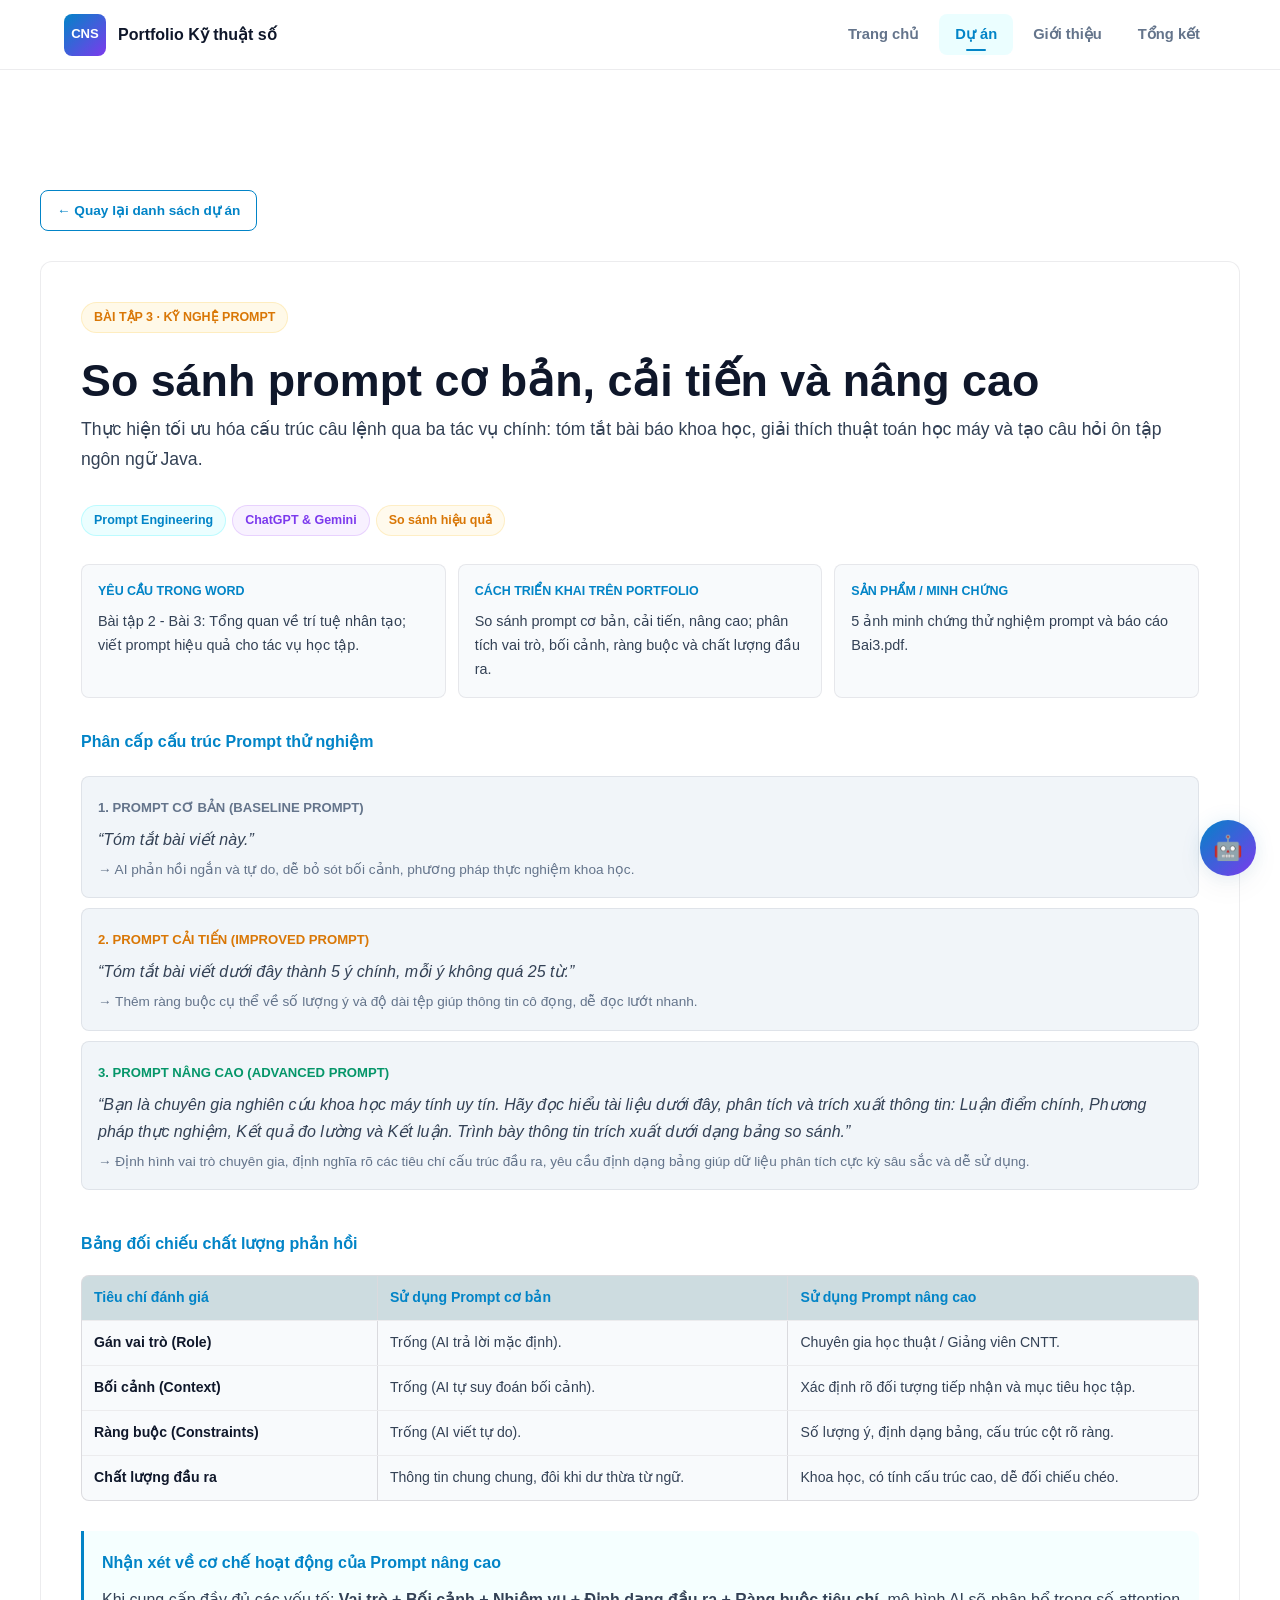
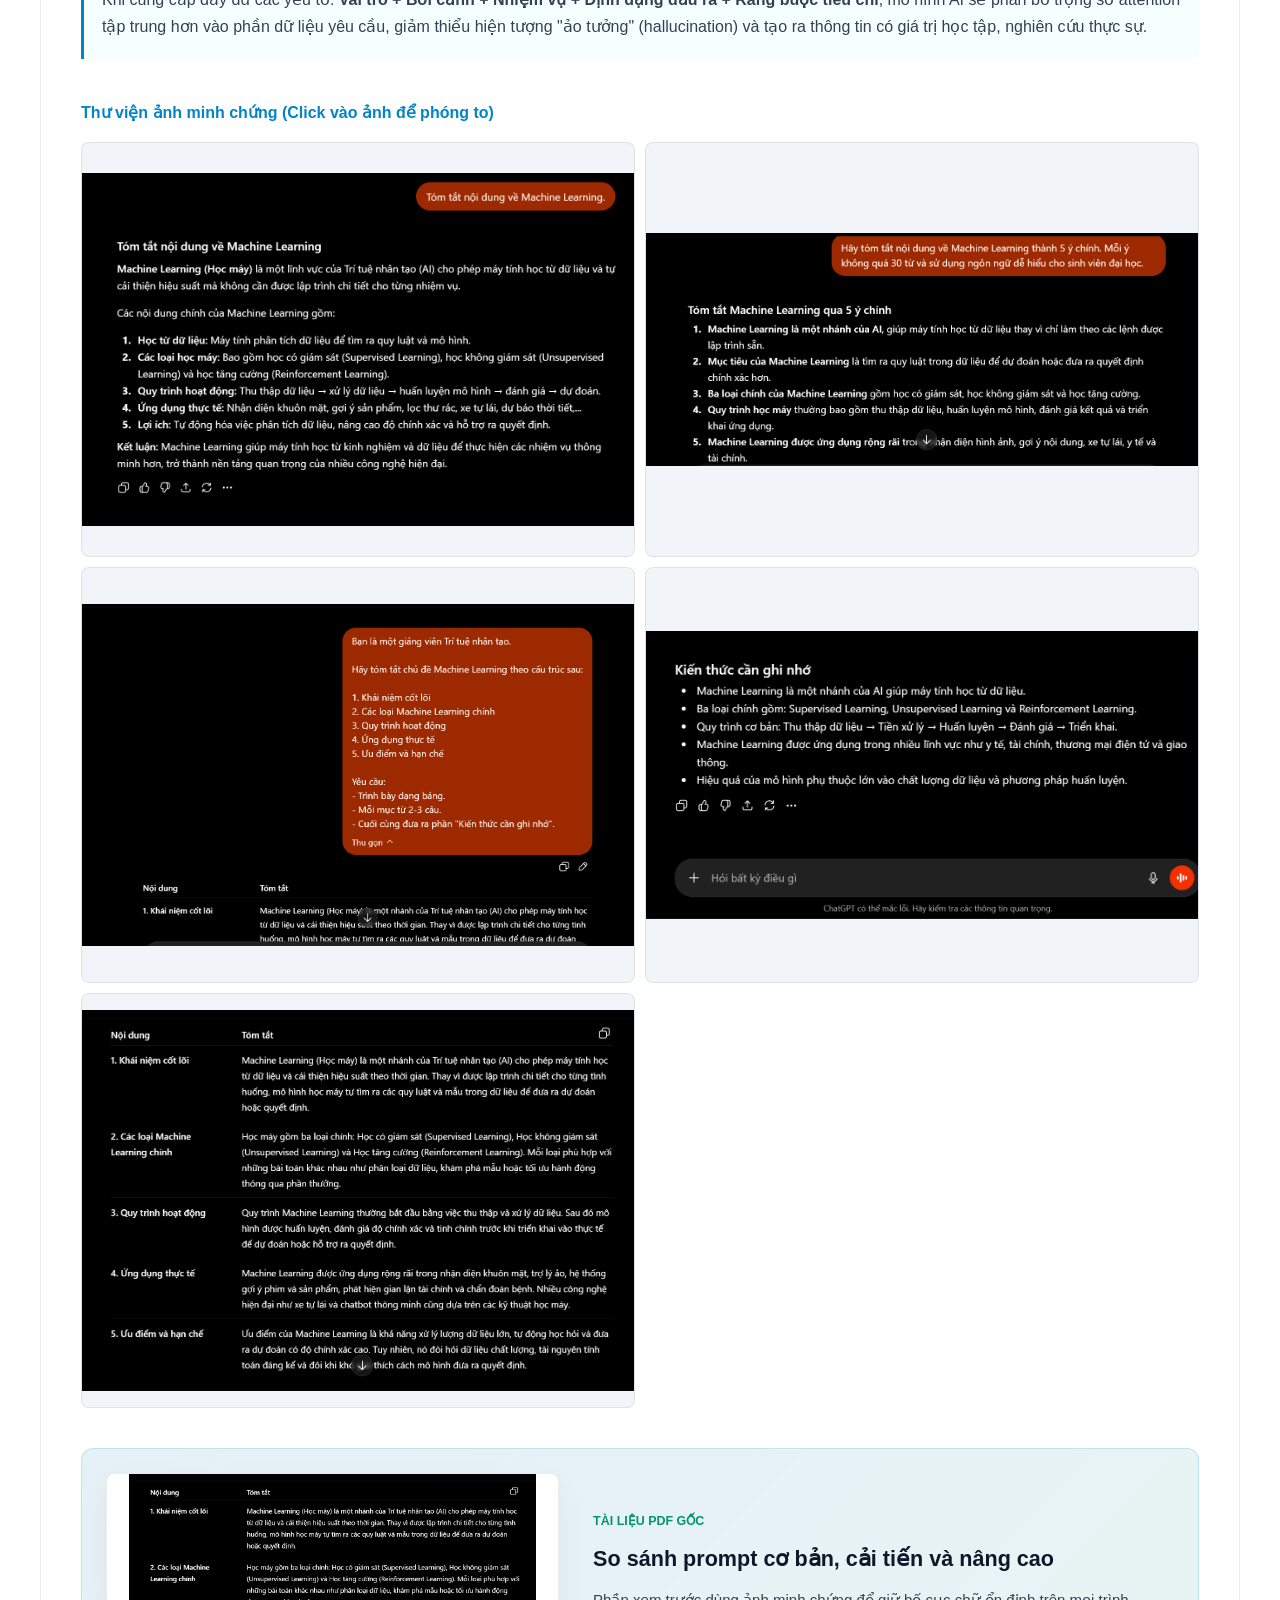
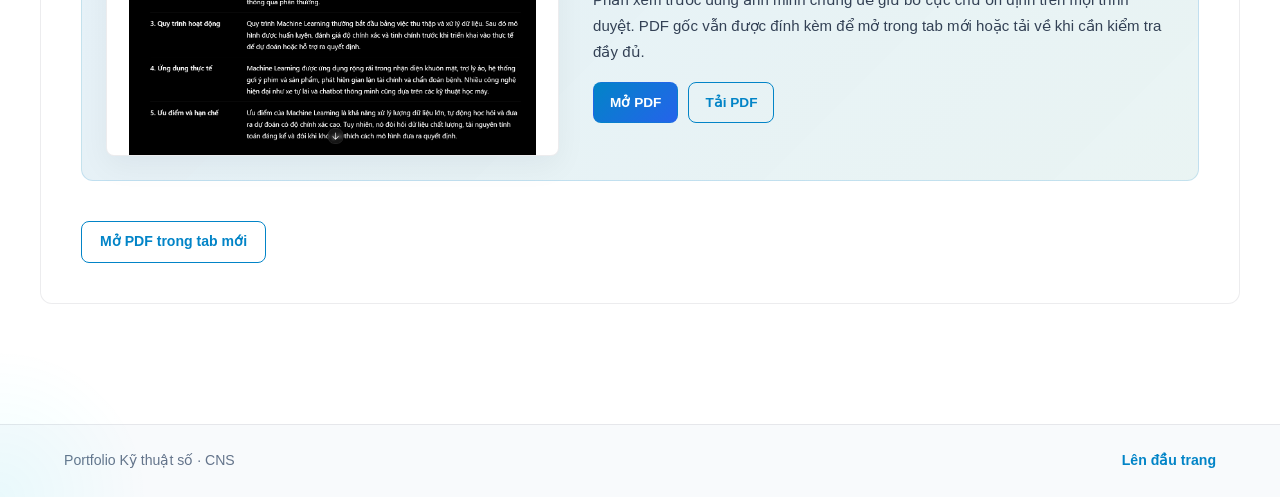
<file: Source/project-3.html>
﻿<!DOCTYPE html>
<html lang="vi">
<head>
  <meta charset="utf-8">
  <meta name="viewport" content="width=device-width, initial-scale=1">
  <title>Bài tập 3 | Kỹ nghệ Prompt</title>
  <meta name="description" content="Thử nghiệm và tối ưu hóa các câu lệnh (prompts) để khai thác hiệu quả tài nguyên từ mô hình ngôn ngữ lớn (LLMs).">
  <link rel="stylesheet" href="styles.css">
</head>
<body>
  <div class="scroll-progress"></div>
  <div class="page-transition active"><div class="loader-logo">CNS</div></div>
  <canvas id="matrix-canvas"></canvas>

  <header class="nav-bar">
    <a class="nav-brand" href="index.html">
      <span class="nav-logo">CNS</span>
      <span>Portfolio Kỹ thuật số</span>
    </a>
    <nav class="nav-links">
      <a href="index.html">Trang chủ</a>
      <a href="projects.html" class="active">Dự án</a>
      <a href="about.html">Giới thiệu</a>
      <a href="summary.html">Tổng kết</a>
    </nav>
  </header>

  <main class="section-shell">
    <div style="margin-bottom: 30px;">
      <a href="projects.html" class="btn btn-ghost btn-sm">&larr; Quay lại danh sách dự án</a>
    </div>

    <article class="glass-card fade-up" style="padding: clamp(20px, 5vw, 40px);">
      <div style="margin-bottom: 30px;">
        <span class="eyebrow">BÀI TẬP 3 &middot; KỸ NGHỆ PROMPT</span>
        <h2 style="margin-top: 10px;">So sánh prompt cơ bản, cải tiến và nâng cao</h2>
        <p style="color: var(--text-secondary); font-size: 1.1rem; margin-top: 8px;">
          Thực hiện tối ưu hóa cấu trúc câu lệnh qua ba tác vụ chính: tóm tắt bài báo khoa học, giải thích thuật toán học máy và tạo câu hỏi ôn tập ngôn ngữ Java.
        </p>
      </div>

      <div class="project-tags" style="padding: 0 0 20px 0;">
        <span class="tag-chip cyan">Prompt Engineering</span>
        <span class="tag-chip purple">ChatGPT & Gemini</span>
        <span class="tag-chip gold">So sánh hiệu quả</span>
      </div>

      <h4 style="margin: 30px 0 10px; color: var(--accent-cyan);">Phân cấp cấu trúc Prompt thử nghiệm</h4>
      <div class="prompt-stack">
        <div>
          <span style="color: var(--text-muted); font-weight: 700;">1. Prompt Cơ bản (Baseline Prompt)</span>
          <p><em>“Tóm tắt bài viết này.”</em></p>
          <p style="color: var(--text-muted); font-size: 0.85rem; margin-top: 5px;">
            &rarr; AI phản hồi ngắn và tự do, dễ bỏ sót bối cảnh, phương pháp thực nghiệm khoa học.
          </p>
        </div>
        <div>
          <span style="color: var(--accent-gold); font-weight: 700;">2. Prompt Cải tiến (Improved Prompt)</span>
          <p><em>“Tóm tắt bài viết dưới đây thành 5 ý chính, mỗi ý không quá 25 từ.”</em></p>
          <p style="color: var(--text-muted); font-size: 0.85rem; margin-top: 5px;">
            &rarr; Thêm ràng buộc cụ thể về số lượng ý và độ dài tệp giúp thông tin cô đọng, dễ đọc lướt nhanh.
          </p>
        </div>
        <div>
          <span style="color: var(--accent-green); font-weight: 700;">3. Prompt Nâng cao (Advanced Prompt)</span>
          <p><em>“Bạn là chuyên gia nghiên cứu khoa học máy tính uy tín. Hãy đọc hiểu tài liệu dưới đây, phân tích và trích xuất thông tin: Luận điểm chính, Phương pháp thực nghiệm, Kết quả đo lường và Kết luận. Trình bày thông tin trích xuất dưới dạng bảng so sánh.”</em></p>
          <p style="color: var(--text-muted); font-size: 0.85rem; margin-top: 5px;">
            &rarr; Định hình vai trò chuyên gia, định nghĩa rõ các tiêu chí cấu trúc đầu ra, yêu cầu định dạng bảng giúp dữ liệu phân tích cực kỳ sâu sắc và dễ sử dụng.
          </p>
        </div>
      </div>

      <h4 style="margin: 40px 0 10px; color: var(--accent-cyan);">Bảng đối chiếu chất lượng phản hồi</h4>
      <div class="strategy-table prompt-table" aria-label="Bảng so sánh chất lượng prompt">
        <div><strong>Tiêu chí đánh giá</strong><strong>Sử dụng Prompt cơ bản</strong><strong>Sử dụng Prompt nâng cao</strong></div>
        <div><span>Gán vai trò (Role)</span><span>Trống (AI trả lời mặc định).</span><span>Chuyên gia học thuật / Giảng viên CNTT.</span></div>
        <div><span>Bối cảnh (Context)</span><span>Trống (AI tự suy đoán bối cảnh).</span><span>Xác định rõ đối tượng tiếp nhận và mục tiêu học tập.</span></div>
        <div><span>Ràng buộc (Constraints)</span><span>Trống (AI viết tự do).</span><span>Số lượng ý, định dạng bảng, cấu trúc cột rõ ràng.</span></div>
        <div><span>Chất lượng đầu ra</span><span>Thông tin chung chung, đôi khi dư thừa từ ngữ.</span><span>Khoa học, có tính cấu trúc cao, dễ đối chiếu chéo.</span></div>
      </div>

      <div class="evidence-block" style="margin-top: 30px;">
        <h4>Nhận xét về cơ chế hoạt động của Prompt nâng cao</h4>
        <p>
          Khi cung cấp đầy đủ các yếu tố: <strong>Vai trò + Bối cảnh + Nhiệm vụ + Định dạng đầu ra + Ràng buộc tiêu chí</strong>, mô hình AI sẽ phân bổ trọng số attention tập trung hơn vào phần dữ liệu yêu cầu, giảm thiểu hiện tượng "ảo tưởng" (hallucination) và tạo ra thông tin có giá trị học tập, nghiên cứu thực sự.
        </p>
      </div>

      <h4 style="margin: 40px 0 10px; color: var(--accent-cyan);">Thư viện ảnh minh chứng (Click vào ảnh để phóng to)</h4>
      <div class="media-gallery">
        <img src="../assets/images/bai3-01.png" alt="Minh chứng viết prompt bài 3 - Thử nghiệm 1">
        <img src="../assets/images/bai3-02.png" alt="Minh chứng viết prompt bài 3 - Thử nghiệm 2">
        <img src="../assets/images/bai3-03.png" alt="Minh chứng viết prompt bài 3 - Thử nghiệm 3">
        <img src="../assets/images/bai3-04.png" alt="Minh chứng viết prompt bài 3 - Thử nghiệm 4">
        <img src="../assets/images/bai3-05.png" alt="Minh chứng viết prompt bài 3 - Thử nghiệm 5">
      </div>

      <div class="link-row" style="margin-top: 40px;">
        <a href="../assets/pdfs/Bai3.pdf" target="_blank" rel="noopener">Xem báo cáo PDF đầy đủ</a>
      </div>
    </article>
  </main>

  <button class="chatbot-toggle">🤖</button>
  <div class="chatbot-panel">
    <div class="chatbot-header">
      <div class="bot-avatar">🤖</div>
      <div class="bot-info"><strong>Trợ lý AI</strong><span>Đang trực tuyến</span></div>
    </div>
    <div class="chatbot-messages"></div>
    <div class="chatbot-options"></div>
  </div>
  <button class="back-to-top">↑</button>

  <footer class="site-footer">
    <span>Portfolio Kỹ thuật số &middot; CNS</span>
    <a href="#" class="back-to-top-link">Lên đầu trang</a>
  </footer>

  <script src="script.js"></script>
</body>
</html>
</file>
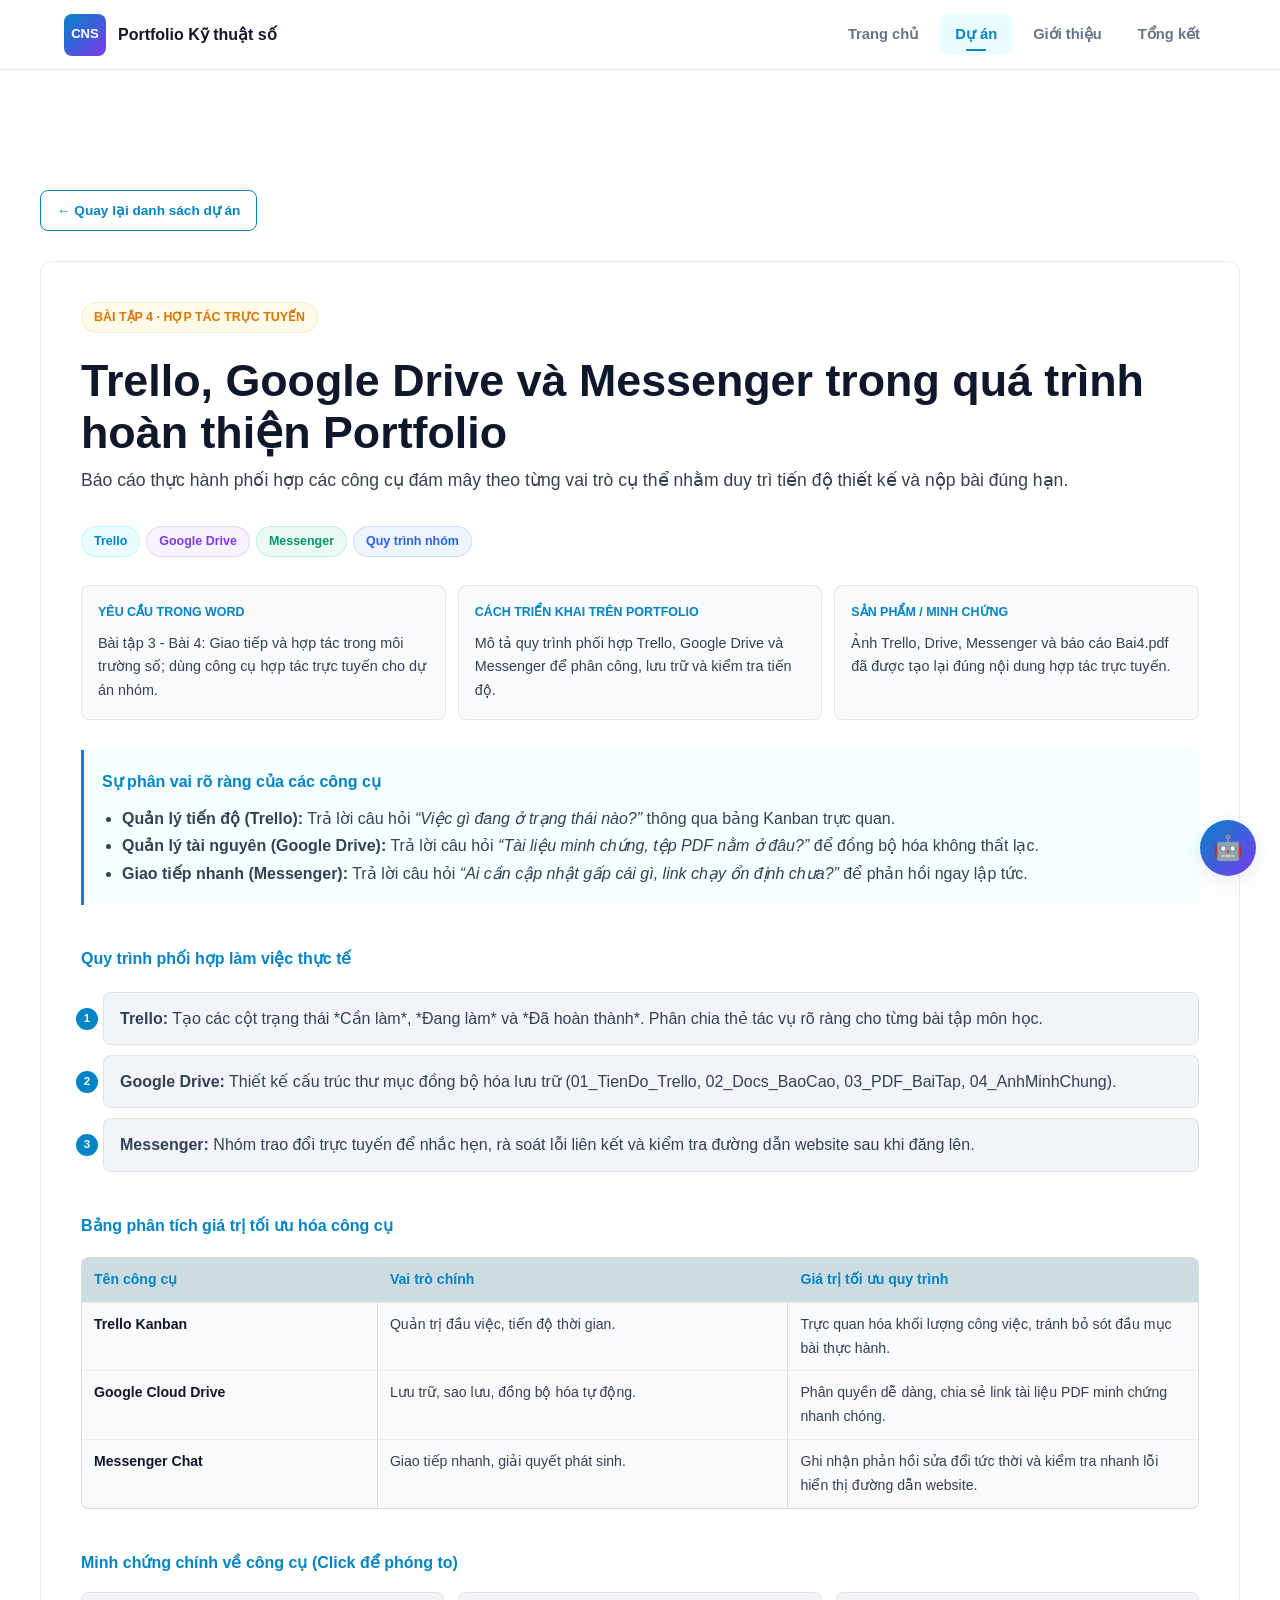
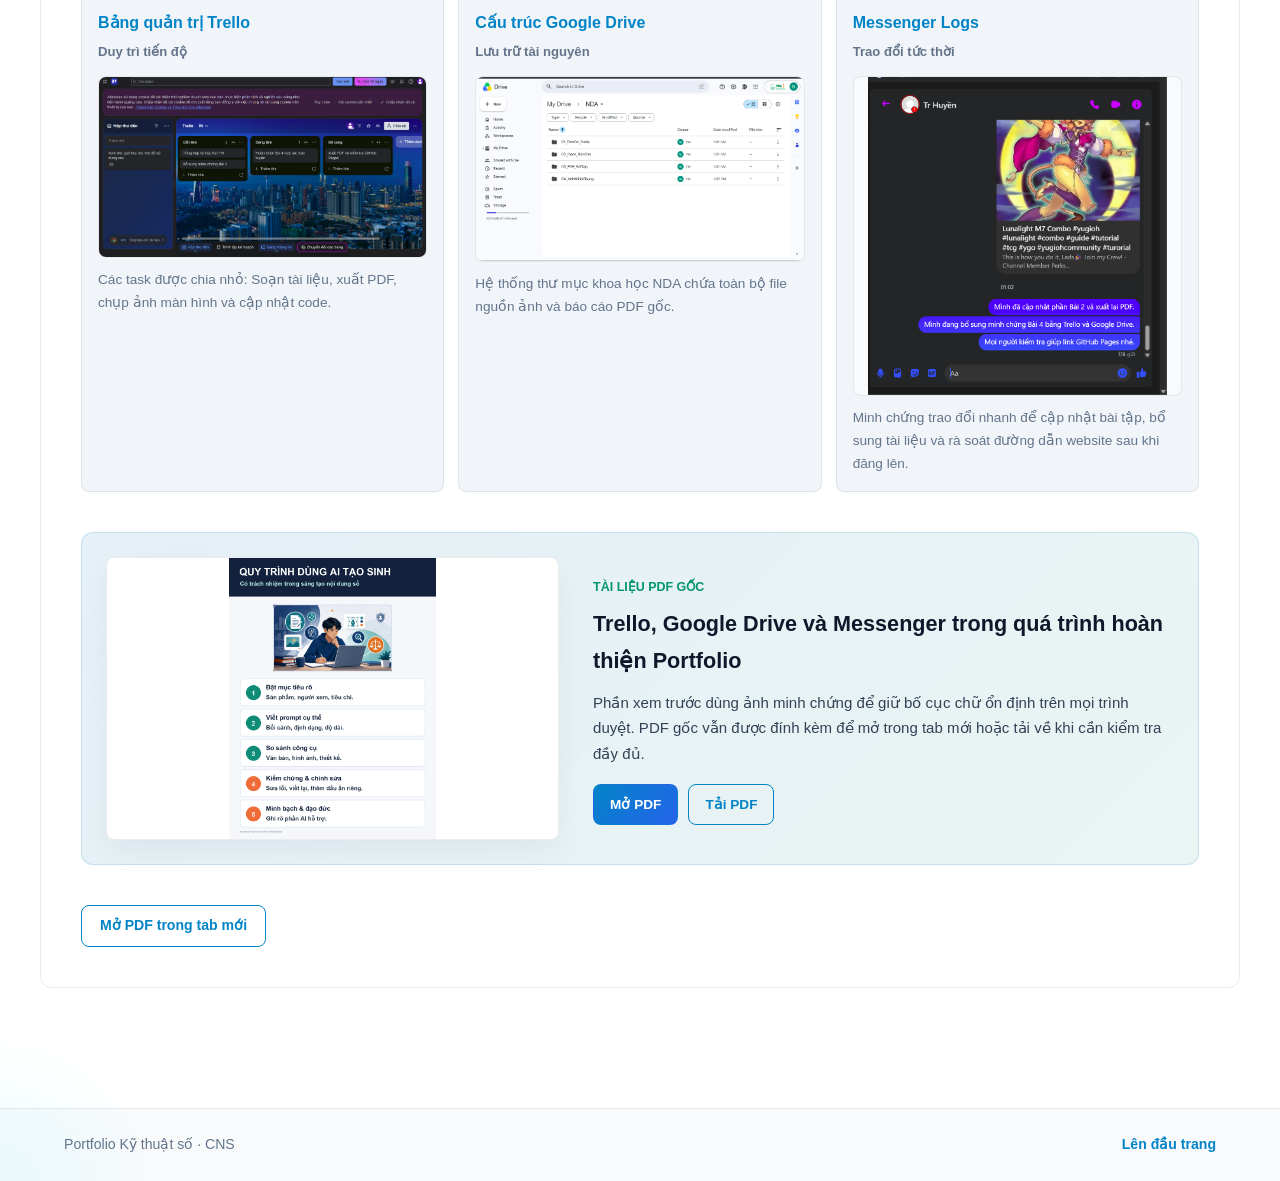
<file: Source/project-4.html>
<!DOCTYPE html>
<html lang="vi">
<head>
  <meta charset="utf-8">
  <meta name="viewport" content="width=device-width, initial-scale=1">
  <title>Bài tập 4 | Hợp tác trực tuyến</title>
  <meta name="description" content="Ứng dụng bộ ba công cụ Trello, Google Drive và Messenger để quản trị tiến độ và phối hợp làm việc nhóm hiệu quả.">
  <link rel="stylesheet" href="styles.css">
</head>
<body>
  <div class="scroll-progress"></div>
  <div class="page-transition active"><div class="loader-logo">CNS</div></div>
  <canvas id="matrix-canvas"></canvas>

  <header class="nav-bar">
    <a class="nav-brand" href="index.html">
      <span class="nav-logo">CNS</span>
      <span>Portfolio Kỹ thuật số</span>
    </a>
    <nav class="nav-links">
      <a href="index.html">Trang chủ</a>
      <a href="projects.html" class="active">Dự án</a>
      <a href="about.html">Giới thiệu</a>
      <a href="summary.html">Tổng kết</a>
    </nav>
  </header>

  <main class="section-shell">
    <div style="margin-bottom: 30px;">
      <a href="projects.html" class="btn btn-ghost btn-sm">&larr; Quay lại danh sách dự án</a>
    </div>

    <article class="glass-card fade-up" style="padding: clamp(20px, 5vw, 40px);">
      <div style="margin-bottom: 30px;">
        <span class="eyebrow">BÀI TẬP 4 &middot; HỢP TÁC TRỰC TUYẾN</span>
        <h2 style="margin-top: 10px;">Trello, Google Drive và Messenger trong quá trình hoàn thiện Portfolio</h2>
        <p style="color: var(--text-secondary); font-size: 1.1rem; margin-top: 8px;">
          Báo cáo thực hành phối hợp các công cụ đám mây theo từng vai trò cụ thể nhằm duy trì tiến độ thiết kế và nộp bài đúng hạn.
        </p>
      </div>

      <div class="project-tags" style="padding: 0 0 20px 0;">
        <span class="tag-chip cyan">Trello</span>
        <span class="tag-chip purple">Google Drive</span>
        <span class="tag-chip green">Messenger</span>
        <span class="tag-chip blue">Quy trình nhóm</span>
      </div>

      <div class="evidence-block">
        <h4>Sự phân vai rõ ràng của các công cụ</h4>
        <ul>
          <li><strong>Quản lý tiến độ (Trello):</strong> Trả lời câu hỏi <em>“Việc gì đang ở trạng thái nào?”</em> thông qua bảng Kanban trực quan.</li>
          <li><strong>Quản lý tài nguyên (Google Drive):</strong> Trả lời câu hỏi <em>“Tài liệu minh chứng, tệp PDF nằm ở đâu?”</em> để đồng bộ hóa không thất lạc.</li>
          <li><strong>Giao tiếp nhanh (Messenger):</strong> Trả lời câu hỏi <em>“Ai cần cập nhật gấp cái gì, link chạy ổn định chưa?”</em> để phản hồi ngay lập tức.</li>
        </ul>
      </div>

      <h4 style="margin: 40px 0 10px; color: var(--accent-cyan);">Quy trình phối hợp làm việc thực tế</h4>
      <ol class="timeline-list">
        <li><strong>Trello:</strong> Tạo các cột trạng thái *Cần làm*, *Đang làm* và *Đã hoàn thành*. Phân chia thẻ tác vụ rõ ràng cho từng bài tập môn học.</li>
        <li><strong>Google Drive:</strong> Thiết kế cấu trúc thư mục đồng bộ hóa lưu trữ (01_TienDo_Trello, 02_Docs_BaoCao, 03_PDF_BaiTap, 04_AnhMinhChung).</li>
        <li><strong>Messenger:</strong> Nhóm trao đổi trực tuyến để nhắc hẹn, rà soát lỗi liên kết và kiểm tra đường dẫn website sau khi đăng lên.</li>
      </ol>

      <h4 style="margin: 40px 0 10px; color: var(--accent-cyan);">Bảng phân tích giá trị tối ưu hóa công cụ</h4>
      <div class="strategy-table workflow-table" aria-label="Bảng tối ưu quy trình hợp tác">
        <div><strong>Tên công cụ</strong><strong>Vai trò chính</strong><strong>Giá trị tối ưu quy trình</strong></div>
        <div><span>Trello Kanban</span><span>Quản trị đầu việc, tiến độ thời gian.</span><span>Trực quan hóa khối lượng công việc, tránh bỏ sót đầu mục bài thực hành.</span></div>
        <div><span>Google Cloud Drive</span><span>Lưu trữ, sao lưu, đồng bộ hóa tự động.</span><span>Phân quyền dễ dàng, chia sẻ link tài liệu PDF minh chứng nhanh chóng.</span></div>
        <div><span>Messenger Chat</span><span>Giao tiếp nhanh, giải quyết phát sinh.</span><span>Ghi nhận phản hồi sửa đổi tức thời và kiểm tra nhanh lỗi hiển thị đường dẫn website.</span></div>
      </div>

      <h4 style="margin: 40px 0 10px; color: var(--accent-cyan);">Minh chứng chính về công cụ (Click để phóng to)</h4>
      <div class="tool-evidence-grid" aria-label="Minh chứng hợp tác trực tuyến Bài 4">
        <article class="tool-evidence-card">
          <div class="tool-evidence-head">
            <strong>Bảng quản trị Trello</strong>
            <span>Duy trì tiến độ</span>
          </div>
          <img class="tool-shot" src="../assets/images/bai4-trello.png" alt="Minh chứng Trello quản lý tiến độ Bài 4">
          <p>Các task được chia nhỏ: Soạn tài liệu, xuất PDF, chụp ảnh màn hình và cập nhật code.</p>
        </article>
        
        <article class="tool-evidence-card">
          <div class="tool-evidence-head">
            <strong>Cấu trúc Google Drive</strong>
            <span>Lưu trữ tài nguyên</span>
          </div>
          <img class="tool-shot" src="../assets/images/bai4-drive.png" alt="Minh chứng Google Drive lưu trữ tài nguyên Bài 4">
          <p>Hệ thống thư mục khoa học NDA chứa toàn bộ file nguồn ảnh và báo cáo PDF gốc.</p>
        </article>

        <article class="tool-evidence-card">
          <div class="tool-evidence-head">
            <strong>Messenger Logs</strong>
            <span>Trao đổi tức thời</span>
          </div>
          <img class="tool-shot" src="../assets/images/bai4-chat.png" alt="Minh chứng Messenger trao đổi về cập nhật bài tập, bổ sung minh chứng Bài 4 và kiểm tra đường dẫn website">
          <p>Minh chứng trao đổi nhanh để cập nhật bài tập, bổ sung tài liệu và rà soát đường dẫn website sau khi đăng lên.</p>
        </article>

      </div>

      <div class="link-row" style="margin-top: 40px;">
        <a href="../assets/pdfs/Bai4.pdf?v=4" target="_blank" rel="noopener">Xem báo cáo PDF đầy đủ</a>
      </div>
    </article>
  </main>

  <button class="chatbot-toggle">🤖</button>
  <div class="chatbot-panel">
    <div class="chatbot-header">
      <div class="bot-avatar">🤖</div>
      <div class="bot-info"><strong>Trợ lý AI</strong><span>Đang trực tuyến</span></div>
    </div>
    <div class="chatbot-messages"></div>
    <div class="chatbot-options"></div>
  </div>
  <button class="back-to-top">↑</button>

  <footer class="site-footer">
    <span>Portfolio Kỹ thuật số &middot; CNS</span>
    <a href="#" class="back-to-top-link">Lên đầu trang</a>
  </footer>

  <script src="script.js"></script>
</body>
</html>
</file>
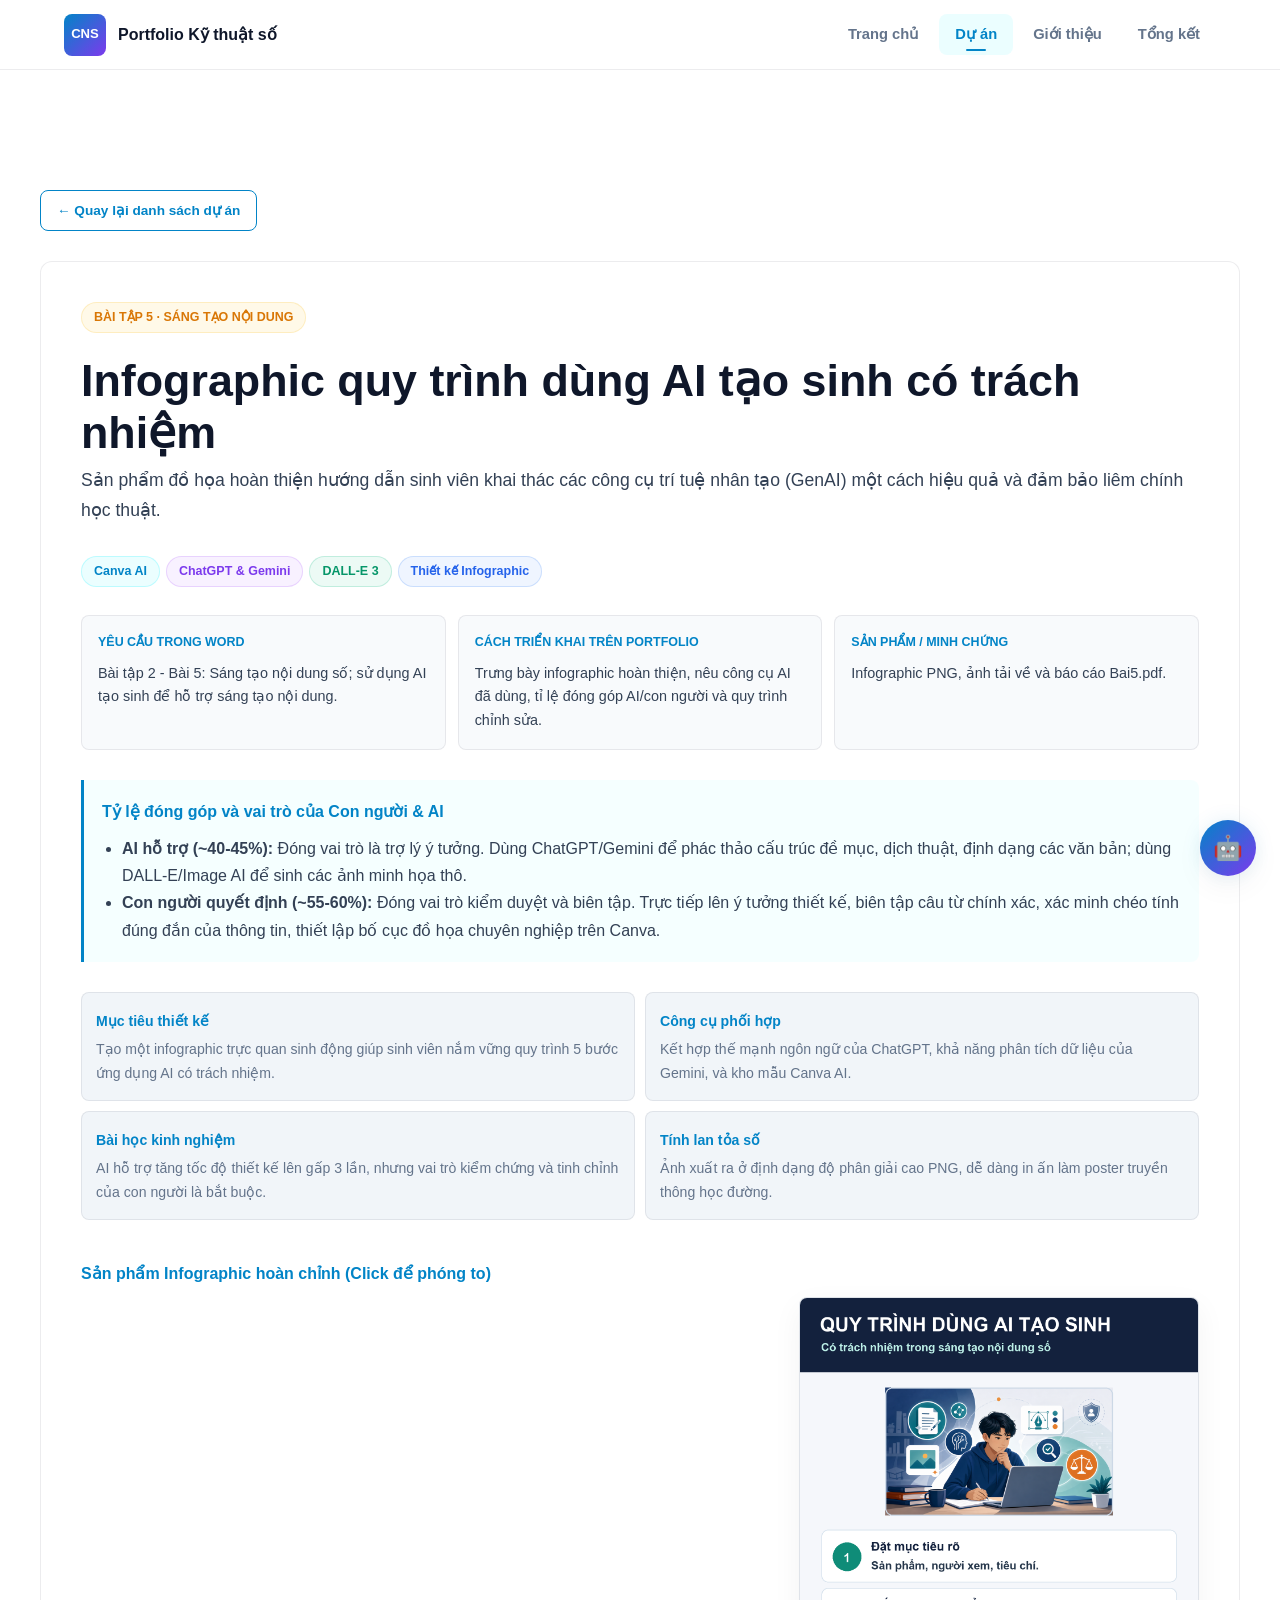
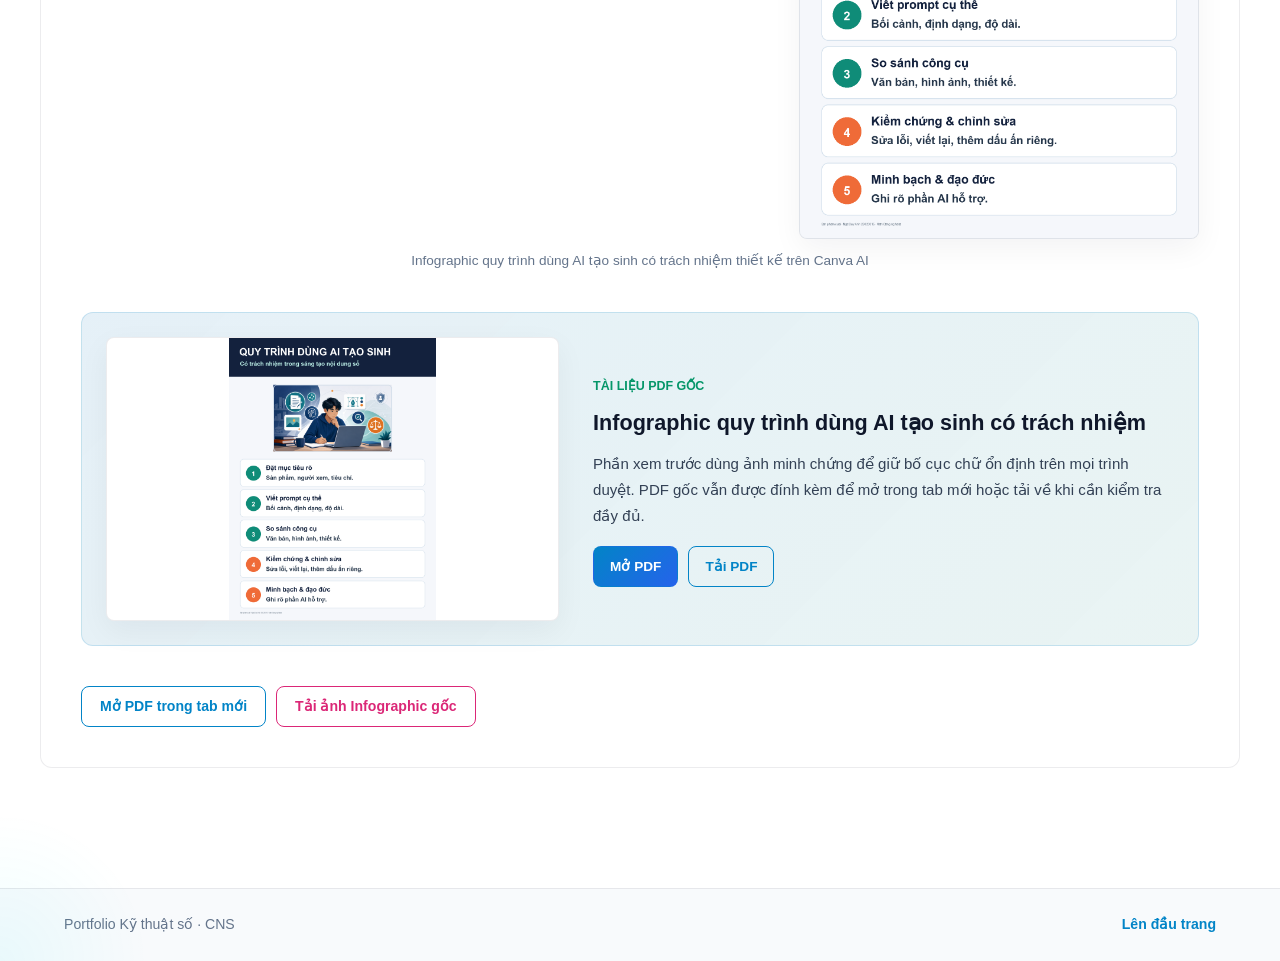
<file: Source/project-5.html>
﻿<!DOCTYPE html>
<html lang="vi">
<head>
  <meta charset="utf-8">
  <meta name="viewport" content="width=device-width, initial-scale=1">
  <title>Bài tập 5 | Sáng tạo nội dung số với AI</title>
  <meta name="description" content="Thiết kế infographic hướng dẫn quy trình sử dụng các mô hình AI tạo sinh có trách nhiệm cho sinh viên.">
  <link rel="stylesheet" href="styles.css">
</head>
<body>
  <div class="scroll-progress"></div>
  <div class="page-transition active"><div class="loader-logo">CNS</div></div>
  <canvas id="matrix-canvas"></canvas>

  <header class="nav-bar">
    <a class="nav-brand" href="index.html">
      <span class="nav-logo">CNS</span>
      <span>Portfolio Kỹ thuật số</span>
    </a>
    <nav class="nav-links">
      <a href="index.html">Trang chủ</a>
      <a href="projects.html" class="active">Dự án</a>
      <a href="about.html">Giới thiệu</a>
      <a href="summary.html">Tổng kết</a>
    </nav>
  </header>

  <main class="section-shell">
    <div style="margin-bottom: 30px;">
      <a href="projects.html" class="btn btn-ghost btn-sm">&larr; Quay lại danh sách dự án</a>
    </div>

    <article class="glass-card fade-up" style="padding: clamp(20px, 5vw, 40px);">
      <div style="margin-bottom: 30px;">
        <span class="eyebrow">BÀI TẬP 5 &middot; SÁNG TẠO NỘI DUNG</span>
        <h2 style="margin-top: 10px;">Infographic quy trình dùng AI tạo sinh có trách nhiệm</h2>
        <p style="color: var(--text-secondary); font-size: 1.1rem; margin-top: 8px;">
          Sản phẩm đồ họa hoàn thiện hướng dẫn sinh viên khai thác các công cụ trí tuệ nhân tạo (GenAI) một cách hiệu quả và đảm bảo liêm chính học thuật.
        </p>
      </div>

      <div class="project-tags" style="padding: 0 0 20px 0;">
        <span class="tag-chip cyan">Canva AI</span>
        <span class="tag-chip purple">ChatGPT & Gemini</span>
        <span class="tag-chip green">DALL-E 3</span>
        <span class="tag-chip blue">Thiết kế Infographic</span>
      </div>

      <div class="evidence-block">
        <h4>Tỷ lệ đóng góp và vai trò của Con người & AI</h4>
        <ul>
          <li><strong>AI hỗ trợ (~40-45%):</strong> Đóng vai trò là trợ lý ý tưởng. Dùng ChatGPT/Gemini để phác thảo cấu trúc đề mục, dịch thuật, định dạng các văn bản; dùng DALL-E/Image AI để sinh các ảnh minh họa thô.</li>
          <li><strong>Con người quyết định (~55-60%):</strong> Đóng vai trò kiểm duyệt và biên tập. Trực tiếp lên ý tưởng thiết kế, biên tập câu từ chính xác, xác minh chéo tính đúng đắn của thông tin, thiết lập bố cục đồ họa chuyên nghiệp trên Canva.</li>
        </ul>
      </div>

      <div class="insight-grid" style="margin-top: 30px;">
        <div>
          <span>Mục tiêu thiết kế</span>
          <p>Tạo một infographic trực quan sinh động giúp sinh viên nắm vững quy trình 5 bước ứng dụng AI có trách nhiệm.</p>
        </div>
        <div>
          <span>Công cụ phối hợp</span>
          <p>Kết hợp thế mạnh ngôn ngữ của ChatGPT, khả năng phân tích dữ liệu của Gemini, và kho mẫu Canva AI.</p>
        </div>
        <div>
          <span>Bài học kinh nghiệm</span>
          <p>AI hỗ trợ tăng tốc độ thiết kế lên gấp 3 lần, nhưng vai trò kiểm chứng và tinh chỉnh của con người là bắt buộc.</p>
        </div>
        <div>
          <span>Tính lan tỏa số</span>
          <p>Ảnh xuất ra ở định dạng độ phân giải cao PNG, dễ dàng in ấn làm poster truyền thông học đường.</p>
        </div>
      </div>

      <h4 style="margin: 40px 0 10px; color: var(--accent-cyan);">Sản phẩm Infographic hoàn chỉnh (Click để phóng to)</h4>
      <figure class="poster-frame" style="text-align: center; margin-bottom: 30px;">
        <img src="../assets/images/bai5-01.png" alt="Infographic Bài 5 về quy trình dùng AI tạo sinh có trách nhiệm" style="max-width: 100%; border-radius: var(--radius-sm); border: 1px solid var(--border-subtle); cursor: zoom-in; box-shadow: var(--shadow-card);">
        <figcaption style="margin-top: 10px; color: var(--text-muted); font-size: 0.85rem;">Infographic quy trình dùng AI tạo sinh có trách nhiệm thiết kế trên Canva AI</figcaption>
      </figure>

      <div class="link-row" style="margin-top: 40px;">
        <a href="../assets/pdfs/Bai5.pdf" target="_blank" rel="noopener">Xem báo cáo PDF đầy đủ</a>
        <a href="../assets/images/bai5-01.png" download class="btn-ghost" style="border: 1px solid var(--accent-pink); color: var(--accent-pink);">Tải ảnh Infographic gốc</a>
      </div>
    </article>
  </main>

  <button class="chatbot-toggle">🤖</button>
  <div class="chatbot-panel">
    <div class="chatbot-header">
      <div class="bot-avatar">🤖</div>
      <div class="bot-info"><strong>Trợ lý AI</strong><span>Đang trực tuyến</span></div>
    </div>
    <div class="chatbot-messages"></div>
    <div class="chatbot-options"></div>
  </div>
  <button class="back-to-top">↑</button>

  <footer class="site-footer">
    <span>Portfolio Kỹ thuật số &middot; CNS</span>
    <a href="#" class="back-to-top-link">Lên đầu trang</a>
  </footer>

  <script src="script.js"></script>
</body>
</html>
</file>
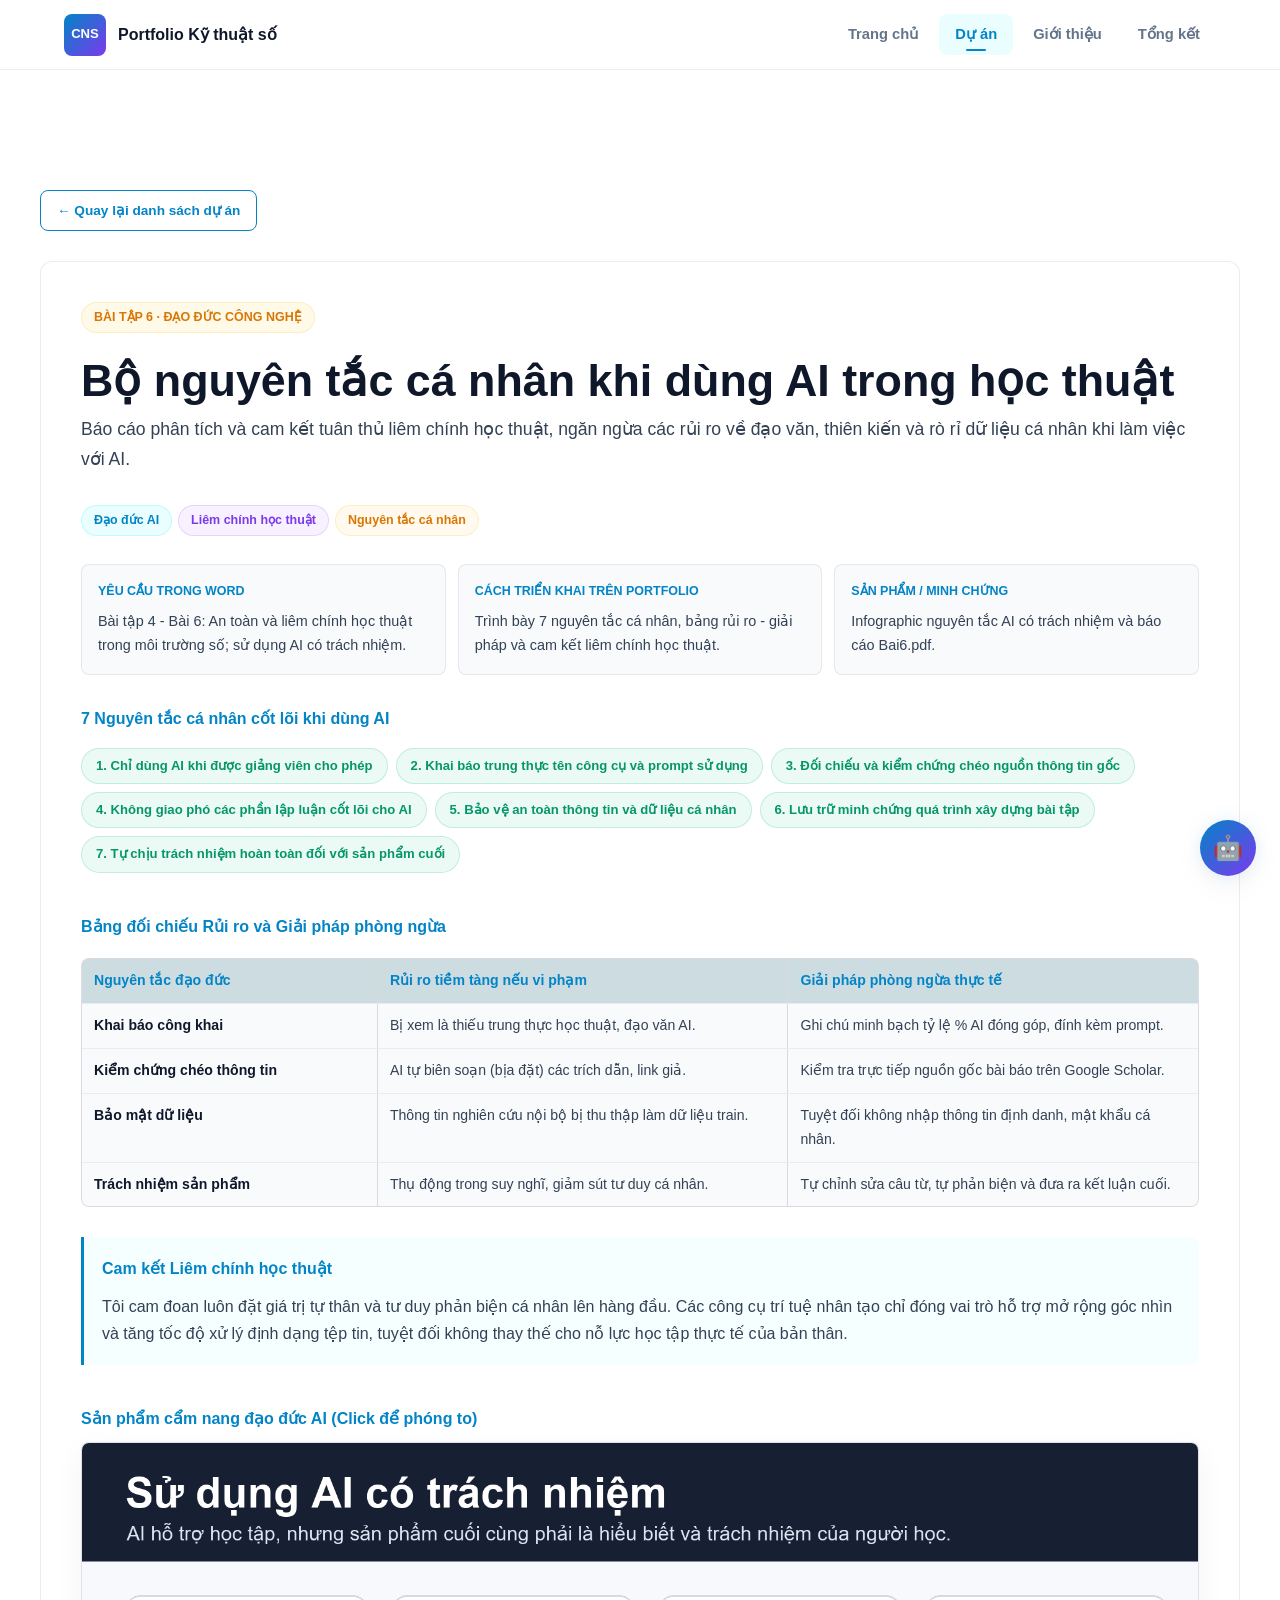
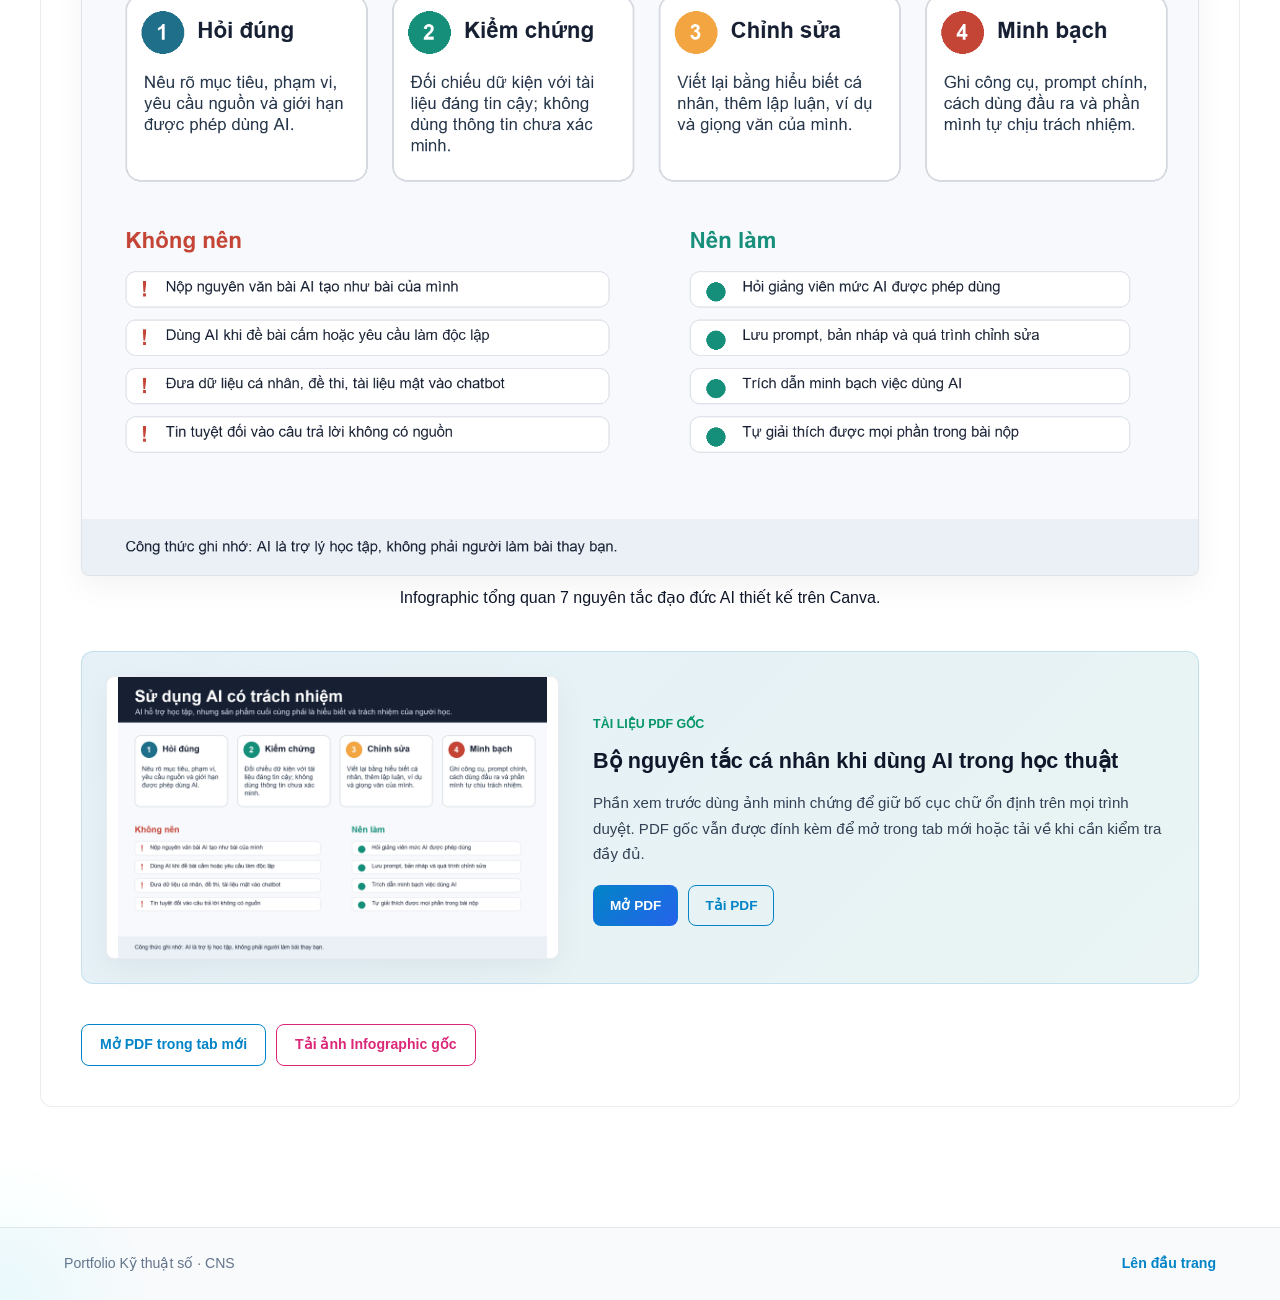
<file: Source/project-6.html>
﻿<!DOCTYPE html>
<html lang="vi">
<head>
  <meta charset="utf-8">
  <meta name="viewport" content="width=device-width, initial-scale=1">
  <title>Bài tập 6 | Sử dụng AI có trách nhiệm</title>
  <meta name="description" content="Phân tích chính sách sử dụng GenAI trong học thuật và thiết lập bộ nguyên tắc đạo đức cá nhân.">
  <link rel="stylesheet" href="styles.css">
</head>
<body>
  <div class="scroll-progress"></div>
  <div class="page-transition active"><div class="loader-logo">CNS</div></div>
  <canvas id="matrix-canvas"></canvas>

  <header class="nav-bar">
    <a class="nav-brand" href="index.html">
      <span class="nav-logo">CNS</span>
      <span>Portfolio Kỹ thuật số</span>
    </a>
    <nav class="nav-links">
      <a href="index.html">Trang chủ</a>
      <a href="projects.html" class="active">Dự án</a>
      <a href="about.html">Giới thiệu</a>
      <a href="summary.html">Tổng kết</a>
    </nav>
  </header>

  <main class="section-shell">
    <div style="margin-bottom: 30px;">
      <a href="projects.html" class="btn btn-ghost btn-sm">&larr; Quay lại danh sách dự án</a>
    </div>

    <article class="glass-card fade-up" style="padding: clamp(20px, 5vw, 40px);">
      <div style="margin-bottom: 30px;">
        <span class="eyebrow">BÀI TẬP 6 &middot; ĐẠO ĐỨC CÔNG NGHỆ</span>
        <h2 style="margin-top: 10px;">Bộ nguyên tắc cá nhân khi dùng AI trong học thuật</h2>
        <p style="color: var(--text-secondary); font-size: 1.1rem; margin-top: 8px;">
          Báo cáo phân tích và cam kết tuân thủ liêm chính học thuật, ngăn ngừa các rủi ro về đạo văn, thiên kiến và rò rỉ dữ liệu cá nhân khi làm việc với AI.
        </p>
      </div>

      <div class="project-tags" style="padding: 0 0 20px 0;">
        <span class="tag-chip cyan">Đạo đức AI</span>
        <span class="tag-chip purple">Liêm chính học thuật</span>
        <span class="tag-chip gold">Nguyên tắc cá nhân</span>
      </div>

      <h4 style="margin: 30px 0 10px; color: var(--accent-cyan);">7 Nguyên tắc cá nhân cốt lõi khi dùng AI</h4>
      <div class="principles">
        <span>1. Chỉ dùng AI khi được giảng viên cho phép</span>
        <span>2. Khai báo trung thực tên công cụ và prompt sử dụng</span>
        <span>3. Đối chiếu và kiểm chứng chéo nguồn thông tin gốc</span>
        <span>4. Không giao phó các phần lập luận cốt lõi cho AI</span>
        <span>5. Bảo vệ an toàn thông tin và dữ liệu cá nhân</span>
        <span>6. Lưu trữ minh chứng quá trình xây dựng bài tập</span>
        <span>7. Tự chịu trách nhiệm hoàn toàn đối với sản phẩm cuối</span>
      </div>

      <h4 style="margin: 40px 0 10px; color: var(--accent-cyan);">Bảng đối chiếu Rủi ro và Giải pháp phòng ngừa</h4>
      <div class="strategy-table ethics-table" aria-label="Bảng rủi ro và cách xử lý khi dùng AI">
        <div><strong>Nguyên tắc đạo đức</strong><strong>Rủi ro tiềm tàng nếu vi phạm</strong><strong>Giải pháp phòng ngừa thực tế</strong></div>
        <div><span>Khai báo công khai</span><span>Bị xem là thiếu trung thực học thuật, đạo văn AI.</span><span>Ghi chú minh bạch tỷ lệ % AI đóng góp, đính kèm prompt.</span></div>
        <div><span>Kiểm chứng chéo thông tin</span><span>AI tự biên soạn (bịa đặt) các trích dẫn, link giả.</span><span>Kiểm tra trực tiếp nguồn gốc bài báo trên Google Scholar.</span></div>
        <div><span>Bảo mật dữ liệu</span><span>Thông tin nghiên cứu nội bộ bị thu thập làm dữ liệu train.</span><span>Tuyệt đối không nhập thông tin định danh, mật khẩu cá nhân.</span></div>
        <div><span>Trách nhiệm sản phẩm</span><span>Thụ động trong suy nghĩ, giảm sút tư duy cá nhân.</span><span>Tự chỉnh sửa câu từ, tự phản biện và đưa ra kết luận cuối.</span></div>
      </div>

      <div class="evidence-block" style="margin-top: 30px;">
        <h4>Cam kết Liêm chính học thuật</h4>
        <p>
          Tôi cam đoan luôn đặt giá trị tự thân và tư duy phản biện cá nhân lên hàng đầu. Các công cụ trí tuệ nhân tạo chỉ đóng vai trò hỗ trợ mở rộng góc nhìn và tăng tốc độ xử lý định dạng tệp tin, tuyệt đối không thay thế cho nỗ lực học tập thực tế của bản thân.
        </p>
      </div>

      <h4 style="margin: 40px 0 10px; color: var(--accent-cyan);">Sản phẩm cẩm nang đạo đức AI (Click để phóng to)</h4>
      <figure class="wide-figure" style="text-align: center; margin-bottom: 30px;">
        <img src="../assets/images/bai6-01.png" alt="Bản đồ nguyên tắc đạo đức sử dụng AI" style="max-width: 100%; border-radius: var(--radius-sm); border: 1px solid var(--border-subtle); cursor: zoom-in; box-shadow: var(--shadow-card);">
        <figcaption style="margin-top: 8px;">Infographic tổng quan 7 nguyên tắc đạo đức AI thiết kế trên Canva.</figcaption>
      </figure>

      <div class="link-row" style="margin-top: 40px;">
        <a href="../assets/pdfs/Bai6.pdf" target="_blank" rel="noopener">Xem báo cáo PDF đầy đủ</a>
        <a href="../assets/images/bai6-01.png" download class="btn-ghost" style="border: 1px solid var(--accent-pink); color: var(--accent-pink);">Tải ảnh Infographic gốc</a>
      </div>
    </article>
  </main>

  <button class="chatbot-toggle">🤖</button>
  <div class="chatbot-panel">
    <div class="chatbot-header">
      <div class="bot-avatar">🤖</div>
      <div class="bot-info"><strong>Trợ lý AI</strong><span>Đang trực tuyến</span></div>
    </div>
    <div class="chatbot-messages"></div>
    <div class="chatbot-options"></div>
  </div>
  <button class="back-to-top">↑</button>

  <footer class="site-footer">
    <span>Portfolio Kỹ thuật số &middot; CNS</span>
    <a href="#" class="back-to-top-link">Lên đầu trang</a>
  </footer>

  <script src="script.js"></script>
</body>
</html>
</file>
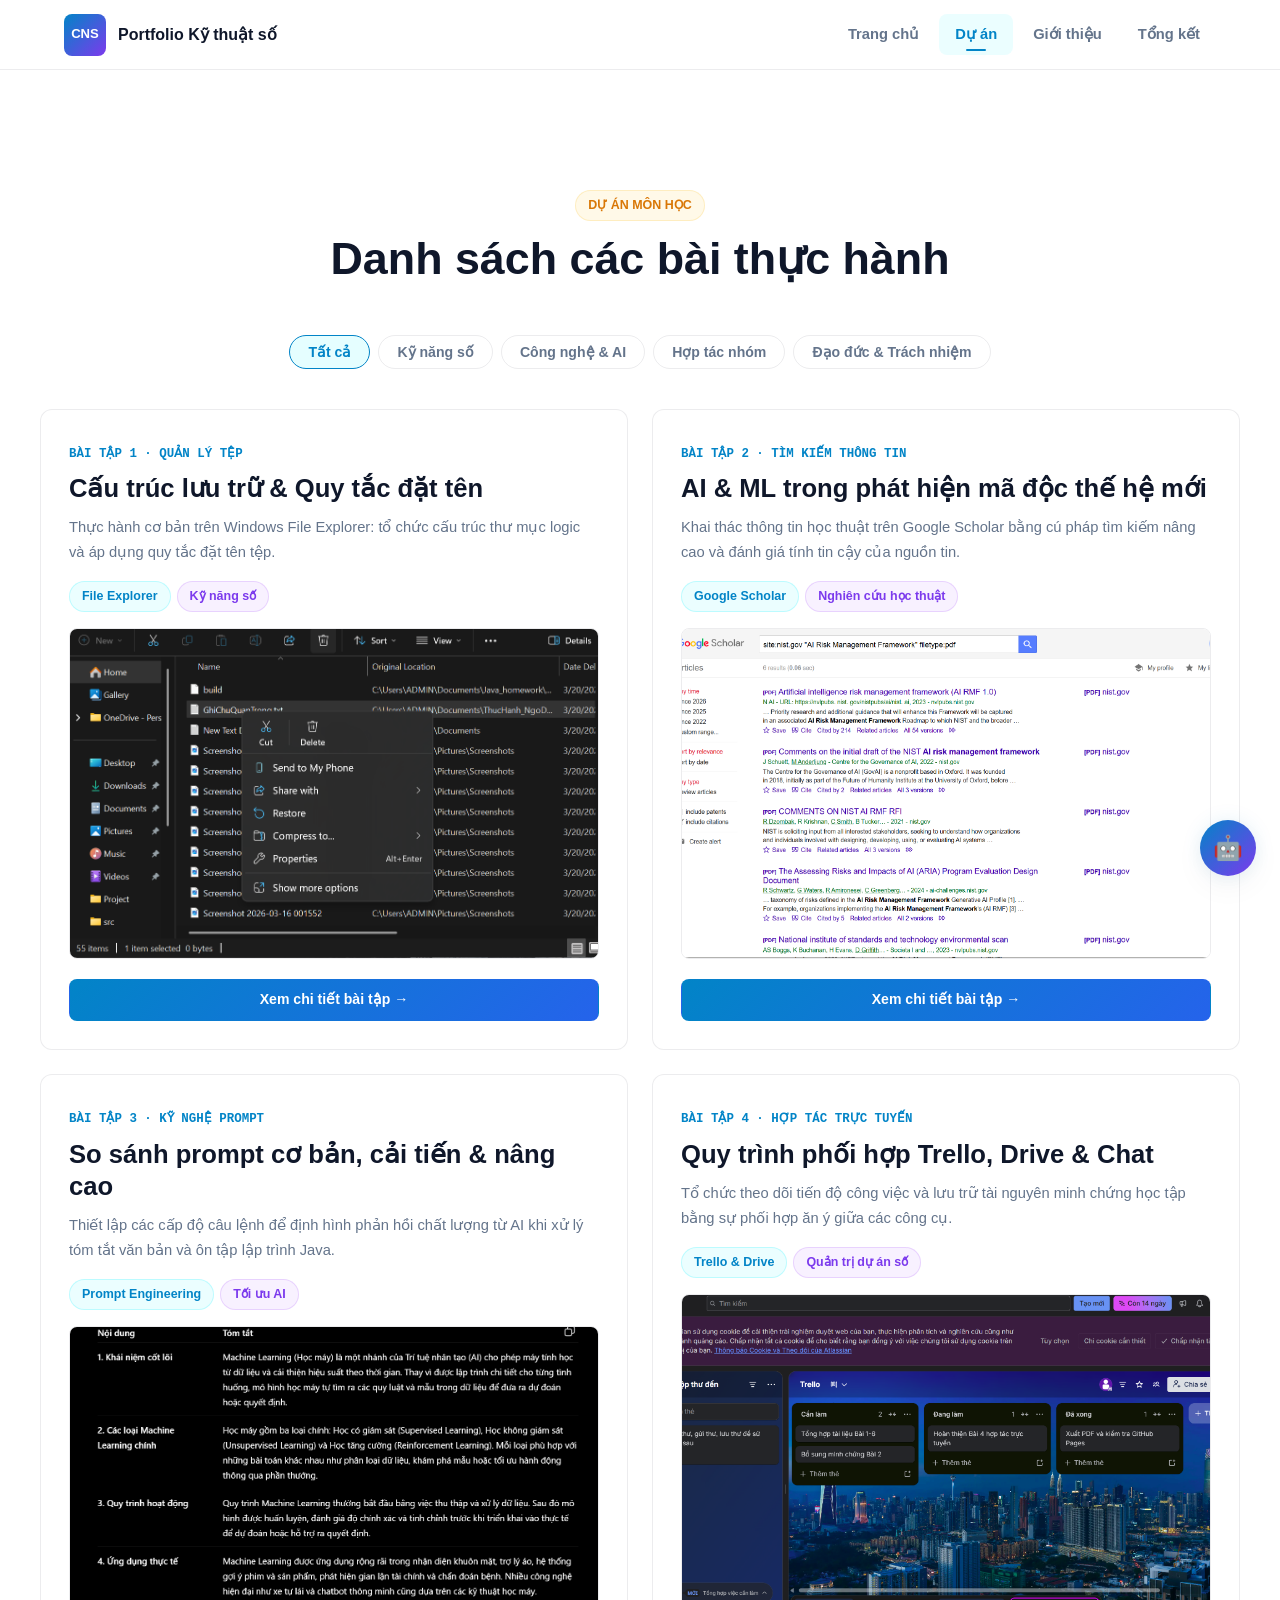
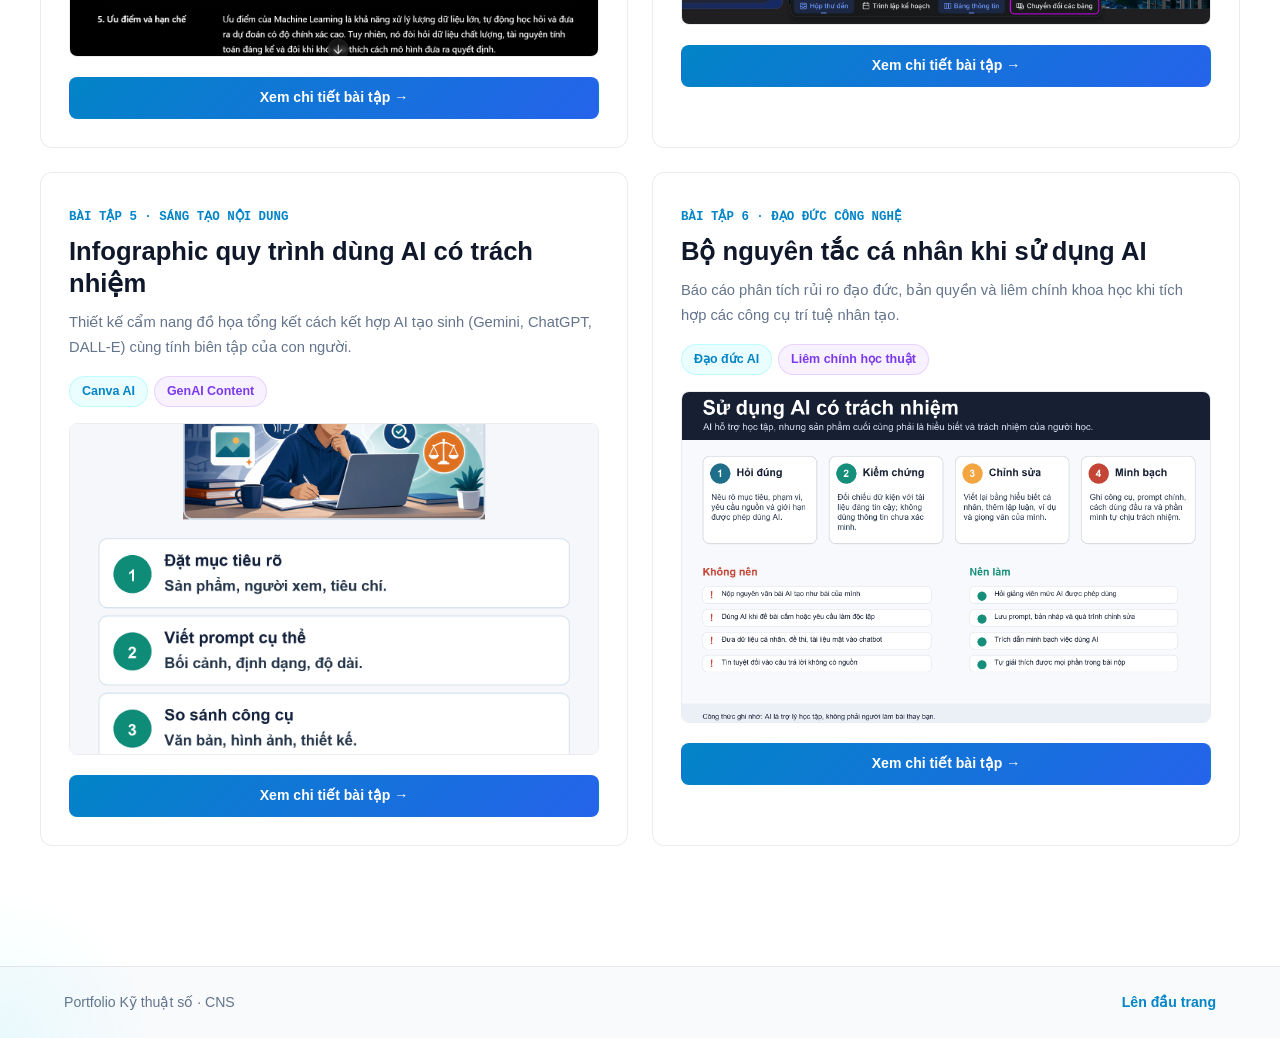
<file: Source/projects.html>
﻿<!DOCTYPE html>
<html lang="vi">
<head>
  <meta charset="utf-8">
  <meta name="viewport" content="width=device-width, initial-scale=1">
  <title>CNS Portfolio | Các dự án</title>
  <meta name="description" content="Danh sách 6 bài tập lớn môn Nhập môn Công nghệ số và Ứng dụng Trí tuệ nhân tạo.">
  <link rel="stylesheet" href="styles.css">
</head>
<body>
  <!-- Scroll Progress Bar -->
  <div class="scroll-progress"></div>

  <!-- Page Transition overlay -->
  <div class="page-transition active">
    <div class="loader-logo">CNS</div>
  </div>

  <!-- Matrix Canvas -->
  <canvas id="matrix-canvas"></canvas>

  <!-- Navigation Bar -->
  <header class="nav-bar">
    <a class="nav-brand" href="index.html" aria-label="Trang chủ Portfolio">
      <span class="nav-logo">CNS</span>
      <span>Portfolio Kỹ thuật số</span>
    </a>
    <nav class="nav-links" aria-label="Điều hướng chính">
      <a href="index.html">Trang chủ</a>
      <a href="projects.html" class="active">Dự án</a>
      <a href="about.html">Giới thiệu</a>
      <a href="summary.html">Tổng kết</a>
    </nav>
  </header>

  <!-- Main Content -->
  <main class="section-shell">
    <div class="section-heading fade-up" style="text-align: center; margin-bottom: 50px;">
      <p class="eyebrow">Dự án môn học</p>
      <h2>Danh sách các bài thực hành</h2>
    </div>

    <!-- Filter Bar -->
    <div class="filter-bar fade-up" style="justify-content: center; margin-bottom: 40px;">
      <button class="filter-btn active" data-filter="all">Tất cả</button>
      <button class="filter-btn" data-filter="digital-skills">Kỹ năng số</button>
      <button class="filter-btn" data-filter="ai">Công nghệ & AI</button>
      <button class="filter-btn" data-filter="collaboration">Hợp tác nhóm</button>
      <button class="filter-btn" data-filter="ethics">Đạo đức & Trách nhiệm</button>
    </div>

    <!-- Project Grid -->
    <div class="project-grid stagger">
      
      <!-- Assignment 1 -->
      <article class="project-card glass-card fade-up" id="bai-1" data-tags="digital-skills">
        <div class="project-card-header">
          <span class="project-number">BÀI TẬP 1 &middot; QUẢN LÝ TỆP</span>
          <h3>Cấu trúc lưu trữ & Quy tắc đặt tên</h3>
          <p>Thực hành cơ bản trên Windows File Explorer: tổ chức cấu trúc thư mục logic và áp dụng quy tắc đặt tên tệp.</p>
        </div>
        <div class="project-tags">
          <span class="tag-chip cyan">File Explorer</span>
          <span class="tag-chip purple">Kỹ năng số</span>
        </div>
        <div class="project-card-preview" style="padding-bottom: 20px;">
          <img src="../assets/images/bai1-11.png" alt="Cấu trúc thư mục bài 1">
        </div>
        <div style="padding: 0 28px 28px;">
          <a href="project-1.html" class="btn btn-primary" style="width: 100%; min-height: 40px; font-size: 0.88rem; padding: 8px 16px;">Xem chi tiết bài tập &rarr;</a>
        </div>
      </article>

      <!-- Assignment 2 -->
      <article class="project-card glass-card fade-up" id="bai-2" data-tags="digital-skills,ai">
        <div class="project-card-header">
          <span class="project-number">BÀI TẬP 2 &middot; TÌM KIẾM THÔNG TIN</span>
          <h3>AI & ML trong phát hiện mã độc thế hệ mới</h3>
          <p>Khai thác thông tin học thuật trên Google Scholar bằng cú pháp tìm kiếm nâng cao và đánh giá tính tin cậy của nguồn tin.</p>
        </div>
        <div class="project-tags">
          <span class="tag-chip cyan">Google Scholar</span>
          <span class="tag-chip purple">Nghiên cứu học thuật</span>
        </div>
        <div class="project-card-preview" style="padding-bottom: 20px;">
          <img src="../assets/images/bai2-search-clipboard.png" alt="Tìm kiếm Google Scholar bài 2">
        </div>
        <div style="padding: 0 28px 28px;">
          <a href="project-2.html" class="btn btn-primary" style="width: 100%; min-height: 40px; font-size: 0.88rem; padding: 8px 16px;">Xem chi tiết bài tập &rarr;</a>
        </div>
      </article>

      <!-- Assignment 3 -->
      <article class="project-card glass-card fade-up" id="bai-3" data-tags="ai">
        <div class="project-card-header">
          <span class="project-number">BÀI TẬP 3 &middot; KỸ NGHỆ PROMPT</span>
          <h3>So sánh prompt cơ bản, cải tiến & nâng cao</h3>
          <p>Thiết lập các cấp độ câu lệnh để định hình phản hồi chất lượng từ AI khi xử lý tóm tắt văn bản và ôn tập lập trình Java.</p>
        </div>
        <div class="project-tags">
          <span class="tag-chip cyan">Prompt Engineering</span>
          <span class="tag-chip purple">Tối ưu AI</span>
        </div>
        <div class="project-card-preview" style="padding-bottom: 20px;">
          <img src="../assets/images/bai3-05.png" alt="Viết prompt bài 3">
        </div>
        <div style="padding: 0 28px 28px;">
          <a href="project-3.html" class="btn btn-primary" style="width: 100%; min-height: 40px; font-size: 0.88rem; padding: 8px 16px;">Xem chi tiết bài tập &rarr;</a>
        </div>
      </article>

      <!-- Assignment 4 -->
      <article class="project-card glass-card fade-up" id="bai-4" data-tags="collaboration">
        <div class="project-card-header">
          <span class="project-number">BÀI TẬP 4 &middot; HỢP TÁC TRỰC TUYẾN</span>
          <h3>Quy trình phối hợp Trello, Drive & Chat</h3>
          <p>Tổ chức theo dõi tiến độ công việc và lưu trữ tài nguyên minh chứng học tập bằng sự phối hợp ăn ý giữa các công cụ.</p>
        </div>
        <div class="project-tags">
          <span class="tag-chip cyan">Trello & Drive</span>
          <span class="tag-chip purple">Quản trị dự án số</span>
        </div>
        <div class="project-card-preview" style="padding-bottom: 20px;">
          <img src="../assets/images/bai4-trello.png" alt="Bảng Trello bài 4">
        </div>
        <div style="padding: 0 28px 28px;">
          <a href="project-4.html" class="btn btn-primary" style="width: 100%; min-height: 40px; font-size: 0.88rem; padding: 8px 16px;">Xem chi tiết bài tập &rarr;</a>
        </div>
      </article>

      <!-- Assignment 5 -->
      <article class="project-card glass-card fade-up" id="bai-5" data-tags="ai">
        <div class="project-card-header">
          <span class="project-number">BÀI TẬP 5 &middot; SÁNG TẠO NỘI DUNG</span>
          <h3>Infographic quy trình dùng AI có trách nhiệm</h3>
          <p>Thiết kế cẩm nang đồ họa tổng kết cách kết hợp AI tạo sinh (Gemini, ChatGPT, DALL-E) cùng tính biên tập của con người.</p>
        </div>
        <div class="project-tags">
          <span class="tag-chip cyan">Canva AI</span>
          <span class="tag-chip purple">GenAI Content</span>
        </div>
        <div class="project-card-preview" style="padding-bottom: 20px;">
          <img src="../assets/images/bai5-01.png" alt="Infographic bài 5">
        </div>
        <div style="padding: 0 28px 28px;">
          <a href="project-5.html" class="btn btn-primary" style="width: 100%; min-height: 40px; font-size: 0.88rem; padding: 8px 16px;">Xem chi tiết bài tập &rarr;</a>
        </div>
      </article>

      <!-- Assignment 6 -->
      <article class="project-card glass-card fade-up" id="bai-6" data-tags="ethics">
        <div class="project-card-header">
          <span class="project-number">BÀI TẬP 6 &middot; ĐẠO ĐỨC CÔNG NGHỆ</span>
          <h3>Bộ nguyên tắc cá nhân khi sử dụng AI</h3>
          <p>Báo cáo phân tích rủi ro đạo đức, bản quyền và liêm chính khoa học khi tích hợp các công cụ trí tuệ nhân tạo.</p>
        </div>
        <div class="project-tags">
          <span class="tag-chip cyan">Đạo đức AI</span>
          <span class="tag-chip purple">Liêm chính học thuật</span>
        </div>
        <div class="project-card-preview" style="padding-bottom: 20px;">
          <img src="../assets/images/bai6-01.png" alt="Bộ nguyên tắc đạo đức bài 6">
        </div>
        <div style="padding: 0 28px 28px;">
          <a href="project-6.html" class="btn btn-primary" style="width: 100%; min-height: 40px; font-size: 0.88rem; padding: 8px 16px;">Xem chi tiết bài tập &rarr;</a>
        </div>
      </article>

    </div>
  </main>

  <!-- Chatbot Widget -->
  <button class="chatbot-toggle" aria-label="Mở trợ lý AI">🤖</button>
  <div class="chatbot-panel">
    <div class="chatbot-header">
      <div class="bot-avatar">🤖</div>
      <div class="bot-info">
        <strong>Trợ lý AI</strong>
        <span>Đang trực tuyến</span>
      </div>
    </div>
    <div class="chatbot-messages"></div>
    <div class="chatbot-options"></div>
  </div>

  <!-- Back to top button -->
  <button class="back-to-top" aria-label="Quay lại đầu trang">↑</button>

  <!-- Footer -->
  <footer class="site-footer">
    <span>Portfolio Kỹ thuật số &middot; CNS</span>
    <a href="#" class="back-to-top-link">Lên đầu trang</a>
  </footer>

  <script src="script.js"></script>
</body>
</html>
</file>
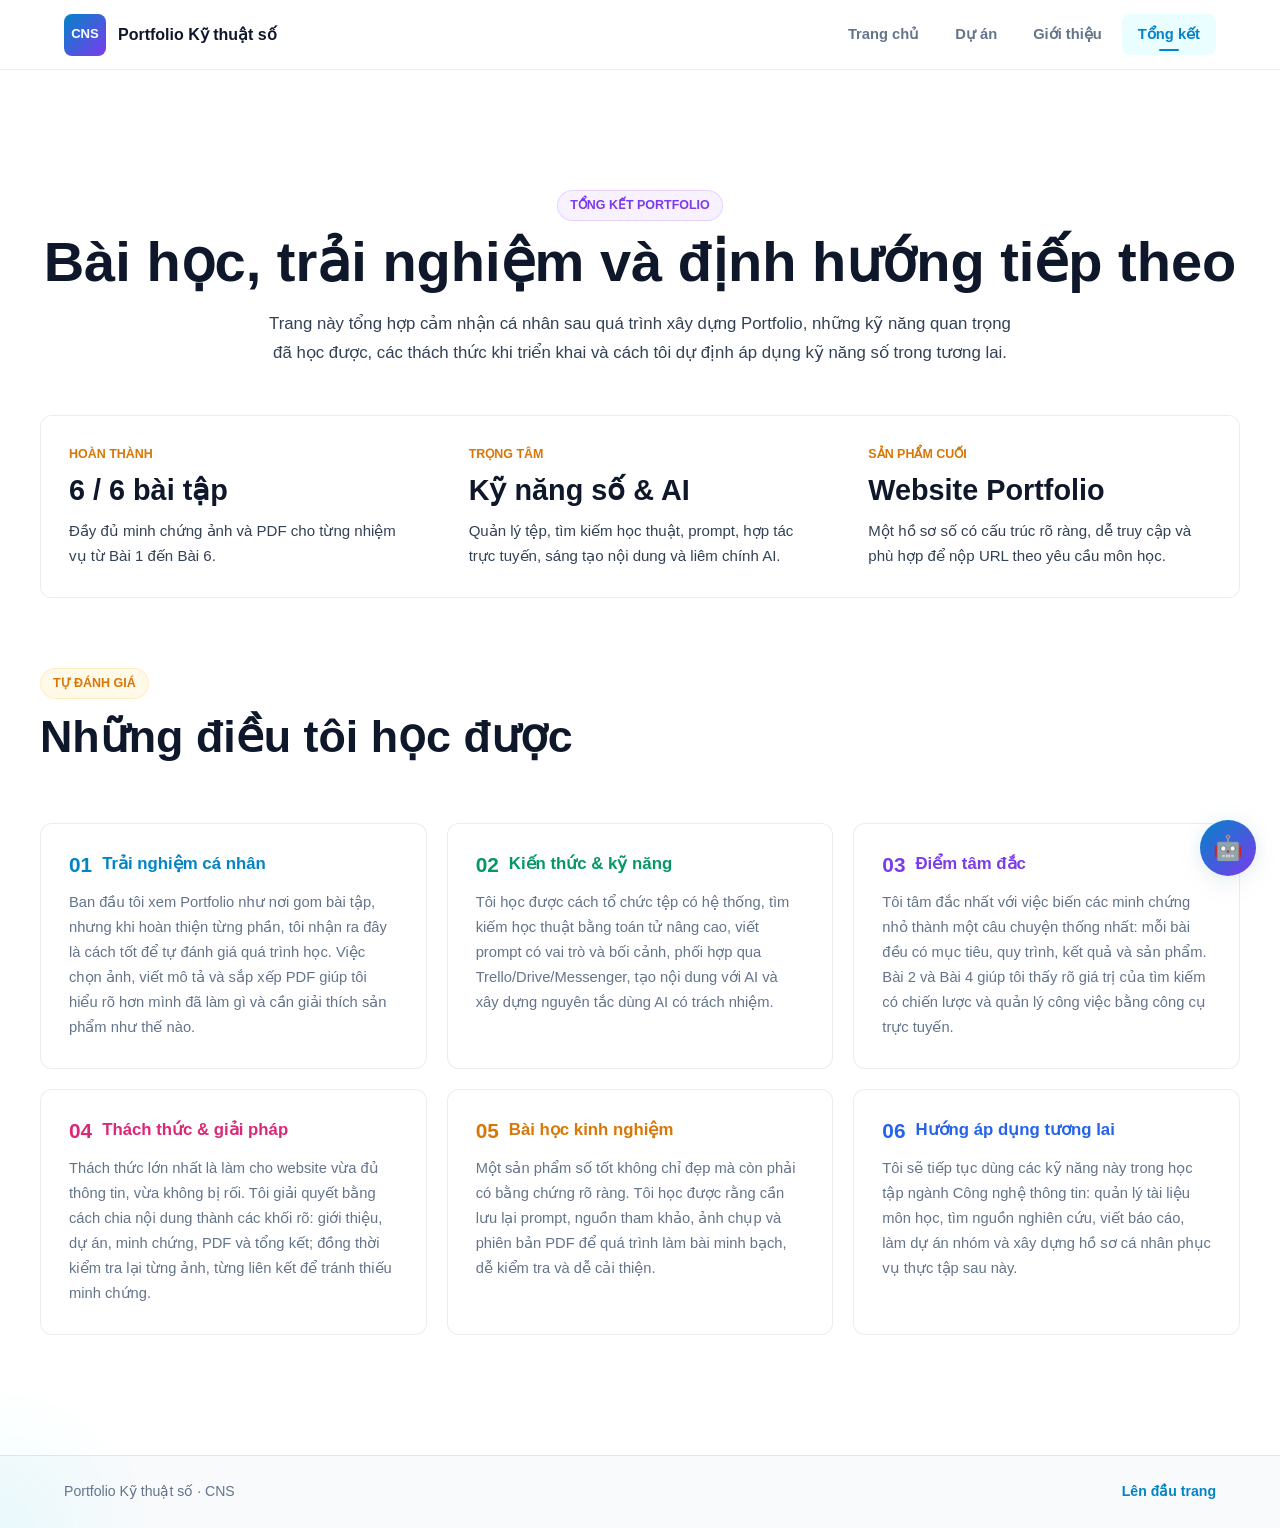
<file: Source/summary.html>
﻿<!DOCTYPE html>
<html lang="vi">
<head>
  <meta charset="utf-8">
  <meta name="viewport" content="width=device-width, initial-scale=1">
  <title>CNS Portfolio | Tổng kết</title>
  <meta name="description" content="Tổng kết trải nghiệm, kỹ năng đã học, điểm tâm đắc và định hướng áp dụng sau khi hoàn thiện Portfolio kỹ thuật số.">
  <link rel="stylesheet" href="styles.css">
</head>
<body>
  <div class="scroll-progress"></div>
  <div class="page-transition active">
    <div class="loader-logo">CNS</div>
  </div>
  <canvas id="matrix-canvas"></canvas>

  <header class="nav-bar">
    <a class="nav-brand" href="index.html" aria-label="Trang chủ Portfolio">
      <span class="nav-logo">CNS</span>
      <span>Portfolio Kỹ thuật số</span>
    </a>
    <nav class="nav-links" aria-label="Điều hướng chính">
      <a href="index.html">Trang chủ</a>
      <a href="projects.html">Dự án</a>
      <a href="about.html">Giới thiệu</a>
      <a href="summary.html" class="active">Tổng kết</a>
    </nav>
  </header>

  <main class="section-shell">
    <section class="fade-up" style="text-align: center; margin-bottom: 48px;">
      <p class="eyebrow" style="background: rgba(168, 85, 247, 0.08); border-color: rgba(168, 85, 247, 0.2); color: var(--accent-purple);">Tổng kết Portfolio</p>
      <h1 style="font-size: clamp(2rem, 5vw, 3.5rem);">Bài học, trải nghiệm và định hướng tiếp theo</h1>
      <p style="max-width: 760px; margin: 18px auto 0; color: var(--text-secondary); font-size: 1.05rem;">
        Trang này tổng hợp cảm nhận cá nhân sau quá trình xây dựng Portfolio, những kỹ năng quan trọng đã học được, các thách thức khi triển khai và cách tôi dự định áp dụng kỹ năng số trong tương lai.
      </p>
    </section>

    <section class="summary-lead glass-card fade-up">
      <div>
        <span>Hoàn thành</span>
        <strong>6 / 6 bài tập</strong>
        <p>Đầy đủ minh chứng ảnh và PDF cho từng nhiệm vụ từ Bài 1 đến Bài 6.</p>
      </div>
      <div>
        <span>Trọng tâm</span>
        <strong>Kỹ năng số & AI</strong>
        <p>Quản lý tệp, tìm kiếm học thuật, prompt, hợp tác trực tuyến, sáng tạo nội dung và liêm chính AI.</p>
      </div>
      <div>
        <span>Sản phẩm cuối</span>
        <strong>Website Portfolio</strong>
        <p>Một hồ sơ số có cấu trúc rõ ràng, dễ truy cập và phù hợp để nộp URL theo yêu cầu môn học.</p>
      </div>
    </section>

    <section style="margin-top: 70px;">
      <div class="section-heading" style="margin-bottom: 25px;">
        <p class="eyebrow">Tự đánh giá</p>
        <h2>Những điều tôi học được</h2>
      </div>

      <div class="bento-grid fade-up">
        <div class="bento-card">
          <h3><span class="bento-icon">01</span>Trải nghiệm cá nhân</h3>
          <p>Ban đầu tôi xem Portfolio như nơi gom bài tập, nhưng khi hoàn thiện từng phần, tôi nhận ra đây là cách tốt để tự đánh giá quá trình học. Việc chọn ảnh, viết mô tả và sắp xếp PDF giúp tôi hiểu rõ hơn mình đã làm gì và cần giải thích sản phẩm như thế nào.</p>
        </div>

        <div class="bento-card">
          <h3><span class="bento-icon">02</span>Kiến thức & kỹ năng</h3>
          <p>Tôi học được cách tổ chức tệp có hệ thống, tìm kiếm học thuật bằng toán tử nâng cao, viết prompt có vai trò và bối cảnh, phối hợp qua Trello/Drive/Messenger, tạo nội dung với AI và xây dựng nguyên tắc dùng AI có trách nhiệm.</p>
        </div>

        <div class="bento-card">
          <h3><span class="bento-icon">03</span>Điểm tâm đắc</h3>
          <p>Tôi tâm đắc nhất với việc biến các minh chứng nhỏ thành một câu chuyện thống nhất: mỗi bài đều có mục tiêu, quy trình, kết quả và sản phẩm. Bài 2 và Bài 4 giúp tôi thấy rõ giá trị của tìm kiếm có chiến lược và quản lý công việc bằng công cụ trực tuyến.</p>
        </div>

        <div class="bento-card">
          <h3><span class="bento-icon">04</span>Thách thức & giải pháp</h3>
          <p>Thách thức lớn nhất là làm cho website vừa đủ thông tin, vừa không bị rối. Tôi giải quyết bằng cách chia nội dung thành các khối rõ: giới thiệu, dự án, minh chứng, PDF và tổng kết; đồng thời kiểm tra lại từng ảnh, từng liên kết để tránh thiếu minh chứng.</p>
        </div>

        <div class="bento-card">
          <h3><span class="bento-icon">05</span>Bài học kinh nghiệm</h3>
          <p>Một sản phẩm số tốt không chỉ đẹp mà còn phải có bằng chứng rõ ràng. Tôi học được rằng cần lưu lại prompt, nguồn tham khảo, ảnh chụp và phiên bản PDF để quá trình làm bài minh bạch, dễ kiểm tra và dễ cải thiện.</p>
        </div>

        <div class="bento-card">
          <h3><span class="bento-icon">06</span>Hướng áp dụng tương lai</h3>
          <p>Tôi sẽ tiếp tục dùng các kỹ năng này trong học tập ngành Công nghệ thông tin: quản lý tài liệu môn học, tìm nguồn nghiên cứu, viết báo cáo, làm dự án nhóm và xây dựng hồ sơ cá nhân phục vụ thực tập sau này.</p>
        </div>
      </div>
    </section>

  </main>

  <button class="chatbot-toggle" aria-label="Mở trợ lý AI">🤖</button>
  <div class="chatbot-panel">
    <div class="chatbot-header">
      <div class="bot-avatar">🤖</div>
      <div class="bot-info">
        <strong>Trợ lý AI</strong>
        <span>Đang trực tuyến</span>
      </div>
    </div>
    <div class="chatbot-messages"></div>
    <div class="chatbot-options"></div>
  </div>

  <button class="back-to-top" aria-label="Quay lại đầu trang">↑</button>

  <footer class="site-footer">
    <span>Portfolio Kỹ thuật số &middot; CNS</span>
    <a href="#" class="back-to-top-link">Lên đầu trang</a>
  </footer>

  <script src="script.js"></script>
</body>
</html>
</file>
<file: Source/styles.css>
/* ============================================================
   CNS Portfolio — AI / Tech Futuristic Theme
   Design System + All Page Styles
   ============================================================ */

/* --- Design Tokens --- */
:root {
  color-scheme: light;

  /* Backgrounds */
  --bg-primary: #ffffff;
  --bg-secondary: #f8fafc;
  --bg-tertiary: #f1f5f9;
  --bg-glass: rgba(255, 255, 255, 0.75);
  --bg-glass-heavy: rgba(255, 255, 255, 0.95);

  /* Accent Colors */
  --accent-cyan: #0284c7;
  --accent-purple: #7c3aed;
  --accent-green: #059669;
  --accent-pink: #db2777;
  --accent-gold: #d97706;
  --accent-blue: #2563eb;
  --accent-red: #dc2626;

  /* Text */
  --text-primary: #0f172a;
  --text-secondary: #334155;
  --text-muted: #64748b;
  --text-dim: #94a3b8;

  /* Borders & Glow */
  --border-subtle: rgba(15, 23, 42, 0.08);
  --border-glow: rgba(2, 132, 199, 0.15);
  --glow-cyan: 0 0 20px rgba(2, 132, 199, 0.1);
  --glow-purple: 0 0 20px rgba(124, 58, 237, 0.1);
  --glow-green: 0 0 20px rgba(5, 150, 105, 0.1);
  --shadow-card: 0 10px 30px rgba(15, 23, 42, 0.05);
  --shadow-heavy: 0 20px 50px rgba(15, 23, 42, 0.1);

  /* Spacing */
  --page-pad: clamp(18px, 5vw, 72px);
  --section-pad: clamp(60px, 10vw, 120px);

  /* Radius */
  --radius-sm: 8px;
  --radius-md: 10px;
  --radius-lg: 12px;
  --radius-xl: 14px;

  /* Transitions */
  --ease-out: cubic-bezier(0.22, 1, 0.36, 1);
  --transition-fast: 0.2s var(--ease-out);
  --transition-normal: 0.4s var(--ease-out);
  --transition-slow: 0.7s var(--ease-out);
}

/* --- Reset & Base --- */
*, *::before, *::after { box-sizing: border-box; }

html {
  scroll-behavior: smooth;
  scrollbar-width: thin;
  scrollbar-color: var(--accent-cyan) var(--bg-secondary);
}

body {
  margin: 0;
  background: var(--bg-primary);
  color: var(--text-primary);
  font-family: -apple-system, BlinkMacSystemFont, 'Segoe UI', Arial, sans-serif;
  line-height: 1.7;
  font-size: 16px;
  overflow-x: hidden;
}

img { display: block; max-width: 100%; }
a { color: var(--accent-cyan); text-decoration: none; transition: color var(--transition-fast); }
a:hover { color: var(--accent-pink); }
a:focus-visible,
button:focus-visible {
  outline: 3px solid rgba(2, 132, 199, 0.28);
  outline-offset: 3px;
}

h1, h2, h3, h4, p { overflow-wrap: anywhere; }
h1 { margin: 0; font-size: clamp(2.2rem, 6vw, 4.5rem); font-weight: 900; line-height: 1.05; letter-spacing: 0; }
h2 { margin: 0; font-size: clamp(1.6rem, 3.5vw, 2.8rem); font-weight: 800; line-height: 1.15; letter-spacing: 0; }
h3 { margin: 0; font-size: clamp(1.15rem, 2vw, 1.65rem); font-weight: 700; line-height: 1.25; }
h4 { margin: 0 0 10px; font-size: 1rem; font-weight: 700; }

code {
  font-family: Consolas, 'Cascadia Mono', monospace;
  font-size: 0.88em;
}

::selection {
  background: rgba(0, 240, 255, 0.3);
  color: #fff;
}

/* Custom scrollbar */
::-webkit-scrollbar { width: 8px; }
::-webkit-scrollbar-track { background: var(--bg-secondary); }
::-webkit-scrollbar-thumb { background: var(--accent-cyan); border-radius: 4px; }

/* ============================================================
   SCROLL PROGRESS BAR
   ============================================================ */
.scroll-progress {
  position: fixed;
  top: 0;
  left: 0;
  height: 3px;
  background: linear-gradient(90deg, var(--accent-cyan), var(--accent-purple), var(--accent-pink));
  z-index: 100;
  transition: width 0.1s linear;
}

/* ============================================================
   NAVIGATION BAR (shared across all pages)
   ============================================================ */
.nav-bar {
  position: sticky;
  top: 0;
  z-index: 50;
  display: flex;
  align-items: center;
  justify-content: space-between;
  gap: 20px;
  min-height: 70px;
  padding: 12px var(--page-pad);
  background: var(--bg-glass-heavy);
  border-bottom: 1px solid var(--border-subtle);
  backdrop-filter: blur(20px);
  -webkit-backdrop-filter: blur(20px);
}

.nav-brand {
  display: inline-flex;
  align-items: center;
  gap: 12px;
  font-weight: 800;
  text-decoration: none;
  color: var(--text-primary);
}

.nav-brand:hover { color: var(--accent-cyan); }

.nav-logo {
  display: grid;
  width: 42px;
  height: 42px;
  place-items: center;
  background: linear-gradient(135deg, var(--accent-cyan), var(--accent-purple));
  color: #fff;
  border-radius: var(--radius-sm);
  font-size: 0.82rem;
  font-weight: 900;
  letter-spacing: 0;
}

.nav-links {
  display: flex;
  align-items: center;
  gap: 4px;
  flex-wrap: wrap;
}

.nav-links a {
  position: relative;
  min-height: 40px;
  padding: 8px 16px;
  border-radius: var(--radius-sm);
  color: var(--text-muted);
  font-weight: 600;
  font-size: 0.92rem;
  text-decoration: none;
  transition: all var(--transition-fast);
  display: inline-flex;
  align-items: center;
}

.nav-links a:hover,
.nav-links a.active {
  background: rgba(0, 240, 255, 0.08);
  color: var(--accent-cyan);
}

.nav-links a.active::after {
  content: '';
  position: absolute;
  bottom: 4px;
  left: 50%;
  transform: translateX(-50%);
  width: 20px;
  height: 2px;
  background: var(--accent-cyan);
  border-radius: 1px;
  box-shadow: var(--glow-cyan);
}

/* ============================================================
   PARTICLE CANVAS (hero background)
   ============================================================ */
#particle-canvas {
  position: absolute;
  inset: 0;
  z-index: 0;
  pointer-events: none;
}

/* ============================================================
   HERO SECTION (Landing page)
   ============================================================ */
.hero {
  position: relative;
  min-height: calc(100svh - 92px);
  display: flex;
  flex-direction: column;
  justify-content: center;
  align-items: center;
  text-align: center;
  padding: 100px var(--page-pad) 60px;
  background:
    radial-gradient(ellipse at 20% 50%, rgba(0, 240, 255, 0.06) 0%, transparent 60%),
    radial-gradient(ellipse at 80% 20%, rgba(168, 85, 247, 0.06) 0%, transparent 60%),
    var(--bg-primary);
  overflow: hidden;
}

.hero-content {
  position: relative;
  z-index: 2;
  max-width: 900px;
}

.hero-eyebrow {
  display: inline-flex;
  align-items: center;
  gap: 8px;
  margin-bottom: 20px;
  padding: 6px 16px;
  background: rgba(0, 240, 255, 0.08);
  border: 1px solid rgba(0, 240, 255, 0.2);
  border-radius: 50px;
  color: var(--accent-cyan);
  font-size: 0.82rem;
  font-weight: 600;
  letter-spacing: 0;
  text-transform: uppercase;
}

.hero-eyebrow::before {
  content: '';
  width: 8px;
  height: 8px;
  background: var(--accent-cyan);
  border-radius: 50%;
  animation: pulse-dot 2s ease-in-out infinite;
}

.hero h1 { color: var(--text-primary); }

.hero h1 .gradient-text {
  background: linear-gradient(135deg, var(--accent-cyan), var(--accent-purple), var(--accent-pink));
  -webkit-background-clip: text;
  -webkit-text-fill-color: transparent;
  background-clip: text;
}

/* Glitch effect for name */
.glitch {
  position: relative;
  display: inline-block;
}

.glitch::before,
.glitch::after {
  content: attr(data-text);
  position: absolute;
  left: 0;
  top: 0;
  width: 100%;
  height: 100%;
  overflow: hidden;
}

.glitch::before {
  animation: glitch-1 3s infinite linear alternate-reverse;
  clip-path: polygon(0 0, 100% 0, 100% 33%, 0 33%);
  -webkit-text-fill-color: var(--accent-cyan);
}

.glitch::after {
  animation: glitch-2 3s infinite linear alternate-reverse;
  clip-path: polygon(0 67%, 100% 67%, 100% 100%, 0 100%);
  -webkit-text-fill-color: var(--accent-pink);
}

.hero-subtitle {
  max-width: 700px;
  margin: 24px auto 0;
  color: var(--text-secondary);
  font-size: clamp(1rem, 2vw, 1.2rem);
  line-height: 1.8;
}

.hero-stats {
  display: flex;
  justify-content: center;
  gap: 40px;
  margin-top: 40px;
  flex-wrap: wrap;
}

.hero-stat {
  text-align: center;
}

.hero-stat .stat-number {
  display: block;
  font-size: 2.5rem;
  font-weight: 900;
  color: var(--accent-cyan);
  font-family: Consolas, 'Cascadia Mono', monospace;
  line-height: 1;
}

.hero-stat .stat-label {
  display: block;
  margin-top: 6px;
  color: var(--text-muted);
  font-size: 0.85rem;
  font-weight: 600;
  text-transform: uppercase;
  letter-spacing: 0;
}

.hero-actions {
  display: flex;
  justify-content: center;
  gap: 16px;
  margin-top: 44px;
  flex-wrap: wrap;
}

.scroll-hint {
  position: absolute;
  bottom: 30px;
  left: 50%;
  transform: translateX(-50%);
  z-index: 2;
  display: flex;
  flex-direction: column;
  align-items: center;
  gap: 8px;
  color: var(--text-muted);
  font-size: 0.8rem;
  animation: bounce-down 2s ease-in-out infinite;
}

.scroll-hint svg {
  width: 24px;
  height: 24px;
  stroke: var(--accent-cyan);
}

/* ============================================================
   BUTTONS
   ============================================================ */
.btn {
  display: inline-flex;
  align-items: center;
  justify-content: center;
  gap: 8px;
  min-height: 48px;
  padding: 12px 28px;
  border: 1px solid var(--border-subtle);
  border-radius: var(--radius-sm);
  font-weight: 700;
  font-size: 0.95rem;
  text-decoration: none;
  cursor: pointer;
  transition: all var(--transition-fast);
  background: transparent;
  color: var(--text-primary);
}

.btn-primary {
  background: linear-gradient(135deg, var(--accent-cyan), var(--accent-blue));
  border-color: transparent;
  color: var(--bg-primary);
}

.btn-primary:hover {
  box-shadow: var(--glow-cyan), 0 4px 20px rgba(0, 240, 255, 0.3);
  transform: translateY(-2px);
  color: var(--bg-primary);
}

.btn-ghost {
  border-color: var(--accent-cyan);
  color: var(--accent-cyan);
}

.btn-ghost:hover {
  background: rgba(0, 240, 255, 0.1);
  box-shadow: var(--glow-cyan);
  color: var(--accent-cyan);
}

.btn-sm {
  min-height: 38px;
  padding: 8px 16px;
  font-size: 0.85rem;
}

/* Glow button */
.glow-btn {
  position: relative;
  overflow: hidden;
}

.glow-btn::before {
  content: '';
  position: absolute;
  inset: -2px;
  background: linear-gradient(135deg, var(--accent-cyan), var(--accent-purple), var(--accent-pink), var(--accent-cyan));
  background-size: 300% 300%;
  border-radius: inherit;
  z-index: -1;
  animation: gradient-rotate 4s ease infinite;
  opacity: 0;
  transition: opacity var(--transition-fast);
}

.glow-btn:hover::before { opacity: 1; }

/* ============================================================
   GLASS CARD
   ============================================================ */
.glass-card {
  background: var(--bg-glass);
  border: 1px solid var(--border-subtle);
  border-radius: var(--radius-lg);
  backdrop-filter: blur(16px);
  -webkit-backdrop-filter: blur(16px);
  transition: all var(--transition-normal);
}

.glass-card:hover {
  border-color: var(--border-glow);
  box-shadow: var(--shadow-card), 0 0 30px rgba(0, 240, 255, 0.08);
  transform: translateY(-4px);
}

/* ============================================================
   NAV CARDS (Landing page — 3 preview cards)
   ============================================================ */
.nav-cards {
  display: grid;
  grid-template-columns: repeat(3, 1fr);
  gap: 24px;
  max-width: 1100px;
  margin: 0 auto;
  padding: 0 var(--page-pad);
}

.nav-card {
  position: relative;
  padding: 36px 28px;
  text-align: left;
  text-decoration: none;
  color: var(--text-primary);
  overflow: hidden;
}

.nav-card-icon {
  display: flex;
  align-items: center;
  justify-content: center;
  width: 56px;
  height: 56px;
  margin-bottom: 20px;
  border-radius: var(--radius-md);
  font-size: 1.5rem;
}

.nav-card:nth-child(1) .nav-card-icon { background: rgba(0, 240, 255, 0.1); color: var(--accent-cyan); }
.nav-card:nth-child(2) .nav-card-icon { background: rgba(168, 85, 247, 0.1); color: var(--accent-purple); }
.nav-card:nth-child(3) .nav-card-icon { background: rgba(16, 185, 129, 0.1); color: var(--accent-green); }
.nav-card:nth-child(4) .nav-card-icon { background: rgba(217, 119, 6, 0.1); color: var(--accent-gold); }

.nav-card h3 { margin-bottom: 8px; }
.nav-card p { color: var(--text-muted); font-size: 0.92rem; margin: 0; }

.nav-card .card-arrow {
  display: inline-flex;
  margin-top: 16px;
  color: var(--accent-cyan);
  font-weight: 700;
  font-size: 0.88rem;
  gap: 6px;
  align-items: center;
  transition: gap var(--transition-fast);
}

.nav-card:hover .card-arrow { gap: 12px; }

/* Corner glow dots */
.nav-card::before {
  content: '';
  position: absolute;
  top: -1px;
  right: -1px;
  width: 60px;
  height: 60px;
  border-radius: 0 var(--radius-lg) 0 80%;
  opacity: 0;
  transition: opacity var(--transition-fast);
}

.nav-card:nth-child(1)::before { background: radial-gradient(circle at top right, rgba(0,240,255,0.2), transparent 70%); }
.nav-card:nth-child(2)::before { background: radial-gradient(circle at top right, rgba(168,85,247,0.2), transparent 70%); }
.nav-card:nth-child(3)::before { background: radial-gradient(circle at top right, rgba(16,185,129,0.2), transparent 70%); }
.nav-card:nth-child(4)::before { background: radial-gradient(circle at top right, rgba(217,119,6,0.2), transparent 70%); }

.nav-card:hover::before { opacity: 1; }

/* ============================================================
   SECTION LAYOUTS (shared)
   ============================================================ */
.section-shell {
  width: min(1200px, calc(100% - 36px));
  margin: 0 auto;
  padding: var(--section-pad) 0;
}

.section-heading {
  margin-bottom: 40px;
}

.eyebrow {
  display: inline-block;
  margin: 0 0 12px;
  padding: 4px 12px;
  background: rgba(251, 191, 36, 0.1);
  border: 1px solid rgba(251, 191, 36, 0.2);
  border-radius: 50px;
  color: var(--accent-gold);
  font-size: 0.78rem;
  font-weight: 700;
  letter-spacing: 0;
  text-transform: uppercase;
}

/* ============================================================
   TAG CHIPS
   ============================================================ */
.tag-chip {
  display: inline-flex;
  align-items: center;
  padding: 4px 12px;
  border-radius: 50px;
  font-size: 0.78rem;
  font-weight: 600;
  border: 1px solid;
}

.tag-chip.cyan { background: rgba(0,240,255,0.08); border-color: rgba(0,240,255,0.2); color: var(--accent-cyan); }
.tag-chip.purple { background: rgba(168,85,247,0.08); border-color: rgba(168,85,247,0.2); color: var(--accent-purple); }
.tag-chip.green { background: rgba(16,185,129,0.08); border-color: rgba(16,185,129,0.2); color: var(--accent-green); }
.tag-chip.pink { background: rgba(244,114,182,0.08); border-color: rgba(244,114,182,0.2); color: var(--accent-pink); }
.tag-chip.gold { background: rgba(251,191,36,0.08); border-color: rgba(251,191,36,0.2); color: var(--accent-gold); }
.tag-chip.blue { background: rgba(59,130,246,0.08); border-color: rgba(59,130,246,0.2); color: var(--accent-blue); }

/* ============================================================
   PROJECT CARDS (Projects page)
   ============================================================ */
.filter-bar {
  display: flex;
  gap: 8px;
  flex-wrap: wrap;
  margin-bottom: 32px;
}

.filter-btn {
  padding: 8px 18px;
  border: 1px solid var(--border-subtle);
  border-radius: 50px;
  background: transparent;
  color: var(--text-muted);
  font-family: inherit;
  font-size: 0.88rem;
  font-weight: 600;
  cursor: pointer;
  transition: all var(--transition-fast);
}

.filter-btn:hover,
.filter-btn.active {
  background: rgba(0, 240, 255, 0.1);
  border-color: var(--accent-cyan);
  color: var(--accent-cyan);
}

.project-grid {
  display: grid;
  grid-template-columns: repeat(2, 1fr);
  gap: 24px;
}

.project-card {
  position: relative;
  padding: 0;
  overflow: hidden;
  cursor: pointer;
  transition: all var(--transition-normal);
}

.project-card-header {
  padding: 28px 28px 0;
}

.project-number {
  font-family: Consolas, 'Cascadia Mono', monospace;
  font-size: 0.78rem;
  font-weight: 700;
  color: var(--accent-cyan);
  letter-spacing: 0;
}

.project-card-header h3 {
  margin-top: 8px;
  transition: color var(--transition-fast);
}

.project-card:hover .project-card-header h3 {
  color: var(--accent-cyan);
}

.project-card-header p {
  margin: 10px 0 0;
  color: var(--text-muted);
  font-size: 0.92rem;
}

.project-tags {
  display: flex;
  flex-wrap: wrap;
  gap: 6px;
  padding: 16px 28px;
}

.project-card-preview {
  margin: 0;
  padding: 0 28px 28px;
}

.project-card-preview img {
  width: 100%;
  aspect-ratio: 16 / 10;
  object-fit: cover;
  border-radius: var(--radius-sm);
  border: 1px solid var(--border-subtle);
}

/* Accordion expand */
.project-detail {
  max-height: 0;
  overflow: hidden;
  transition: max-height 0.6s var(--ease-out);
}

.project-detail.open {
  max-height: 3000px;
}

.project-detail-inner {
  padding: 0 28px 28px;
  border-top: 1px solid var(--border-subtle);
}

.project-expand-btn {
  display: flex;
  align-items: center;
  justify-content: center;
  gap: 6px;
  width: 100%;
  padding: 14px;
  border: none;
  border-top: 1px solid var(--border-subtle);
  background: rgba(0, 240, 255, 0.03);
  color: var(--accent-cyan);
  font-family: inherit;
  font-weight: 600;
  font-size: 0.88rem;
  cursor: pointer;
  transition: background var(--transition-fast);
}

.project-expand-btn:hover {
  background: rgba(0, 240, 255, 0.08);
}

.project-expand-btn svg {
  width: 16px;
  height: 16px;
  transition: transform var(--transition-fast);
}

.project-detail.open ~ .project-expand-btn svg,
.project-card.expanded .project-expand-btn svg {
  transform: rotate(180deg);
}

/* Evidence block */
.evidence-block {
  margin-top: 20px;
  padding: 18px;
  background: rgba(0, 240, 255, 0.04);
  border-left: 3px solid var(--accent-cyan);
  border-radius: 0 var(--radius-sm) var(--radius-sm) 0;
}

.evidence-block h4 { color: var(--accent-cyan); }
.evidence-block ul { padding-left: 20px; margin: 8px 0 0; color: var(--text-secondary); }
.evidence-block p { margin: 0; color: var(--text-secondary); }

/* Strategy table */
.strategy-table {
  display: grid;
  gap: 1px;
  margin-top: 18px;
  overflow: hidden;
  border: 1px solid var(--border-subtle);
  border-radius: var(--radius-sm);
  background: var(--border-subtle);
}

.strategy-table > div {
  display: grid;
  grid-template-columns: 0.9fr 1.25fr 1.25fr;
  gap: 1px;
  background: var(--border-subtle);
}

.strategy-table strong,
.strategy-table span {
  display: block;
  padding: 10px 12px;
  background: var(--bg-secondary);
  color: var(--text-secondary);
  font-size: 0.88rem;
}

.strategy-table strong {
  background: rgba(0, 240, 255, 0.06);
  color: var(--accent-cyan);
  font-weight: 700;
}

.strategy-table span:first-child { font-weight: 600; color: var(--text-primary); }

/* Insight grid */
.insight-grid {
  display: grid;
  grid-template-columns: repeat(2, 1fr);
  gap: 10px;
  margin-top: 18px;
}

.insight-grid div {
  padding: 14px;
  background: var(--bg-tertiary);
  border: 1px solid var(--border-subtle);
  border-radius: var(--radius-sm);
}

.insight-grid span { color: var(--accent-cyan); font-weight: 700; font-size: 0.88rem; }
.insight-grid p { margin: 4px 0 0; color: var(--text-muted); font-size: 0.88rem; }

/* Query grid (terminal style) */
.query-grid {
  display: grid;
  gap: 8px;
  margin-top: 18px;
}

.query-grid code {
  display: block;
  padding: 12px 16px;
  background: var(--bg-primary);
  color: var(--accent-green);
  border: 1px solid var(--border-subtle);
  border-radius: var(--radius-sm);
  overflow-wrap: anywhere;
  position: relative;
}

.query-grid code::before {
  content: '$ ';
  color: var(--accent-cyan);
  font-weight: 700;
}

/* Prompt stack */
.prompt-stack {
  display: grid;
  gap: 10px;
  margin-top: 20px;
}

.prompt-stack div {
  padding: 16px;
  border: 1px solid var(--border-subtle);
  border-radius: var(--radius-sm);
  background: var(--bg-tertiary);
}

.prompt-stack span {
  font-weight: 700;
  font-size: 0.82rem;
  text-transform: uppercase;
  letter-spacing: 0;
}

.prompt-stack div:nth-child(1) span { color: var(--text-muted); }
.prompt-stack div:nth-child(2) span { color: var(--accent-gold); }
.prompt-stack div:nth-child(3) span { color: var(--accent-green); }

.prompt-stack p { margin: 6px 0 0; color: var(--text-secondary); }

/* Folder map */
.folder-map {
  display: grid;
  gap: 6px;
  margin-top: 18px;
}

.folder-map span {
  display: block;
  padding: 10px 14px;
  background: var(--bg-tertiary);
  border: 1px solid var(--border-subtle);
  border-radius: var(--radius-sm);
  font-family: Consolas, 'Cascadia Mono', monospace;
  font-size: 0.88rem;
  color: var(--text-secondary);
}

.folder-map span:first-child { color: var(--accent-cyan); font-weight: 700; }

.folder-map span:not(:first-child) {
  margin-left: 24px;
  position: relative;
}

.folder-map span:not(:first-child)::before {
  content: '├── ';
  color: var(--text-dim);
}

/* Media gallery */
.media-gallery {
  display: grid;
  grid-template-columns: repeat(2, 1fr);
  gap: 10px;
  margin-top: 16px;
}

.media-gallery img {
  width: 100%;
  aspect-ratio: 4 / 3;
  object-fit: contain;
  background: var(--bg-tertiary);
  border: 1px solid var(--border-subtle);
  border-radius: var(--radius-sm);
  cursor: zoom-in;
  transition: all var(--transition-fast);
}

.media-gallery img:hover {
  border-color: var(--accent-cyan);
  box-shadow: var(--glow-cyan);
}

/* Tool tags */
.tool-tags, .principles {
  display: flex;
  flex-wrap: wrap;
  gap: 8px;
  margin-top: 16px;
}

.tool-tags span {
  padding: 6px 14px;
  background: rgba(251, 191, 36, 0.08);
  border: 1px solid rgba(251, 191, 36, 0.2);
  border-radius: 50px;
  color: var(--accent-gold);
  font-size: 0.82rem;
  font-weight: 600;
}

.principles span {
  padding: 6px 14px;
  background: rgba(16, 185, 129, 0.08);
  border: 1px solid rgba(16, 185, 129, 0.2);
  border-radius: 50px;
  color: var(--accent-green);
  font-size: 0.82rem;
  font-weight: 600;
}

/* Link row */
.link-row {
  display: flex;
  flex-wrap: wrap;
  gap: 10px;
  margin-top: 18px;
}

.link-row a {
  display: inline-flex;
  align-items: center;
  gap: 6px;
  min-height: 40px;
  padding: 8px 18px;
  border: 1px solid var(--accent-cyan);
  border-radius: var(--radius-sm);
  color: var(--accent-cyan);
  font-weight: 600;
  font-size: 0.88rem;
  transition: all var(--transition-fast);
}

.link-row a:hover {
  background: var(--accent-cyan);
  color: var(--bg-primary);
  box-shadow: var(--glow-cyan);
}

/* Assignment requirement check */
.assignment-check {
  display: grid;
  grid-template-columns: repeat(3, 1fr);
  gap: 12px;
  margin: 8px 0 30px;
}

.assignment-check div {
  padding: 16px;
  background: var(--bg-secondary);
  border: 1px solid var(--border-subtle);
  border-radius: var(--radius-sm);
}

.assignment-check span {
  display: block;
  margin-bottom: 8px;
  color: var(--accent-cyan);
  font-size: 0.78rem;
  font-weight: 800;
  text-transform: uppercase;
}

.assignment-check p {
  margin: 0;
  color: var(--text-secondary);
  font-size: 0.9rem;
  line-height: 1.65;
}

/* PDF showcase */
.pdf-showcase {
  display: grid;
  grid-template-columns: minmax(220px, 0.78fr) 1fr;
  gap: clamp(18px, 4vw, 34px);
  align-items: center;
  margin-top: 40px;
  padding: clamp(16px, 3vw, 24px);
  background:
    linear-gradient(135deg, rgba(2, 132, 199, 0.08), rgba(5, 150, 105, 0.06)),
    var(--bg-secondary);
  border: 1px solid rgba(2, 132, 199, 0.16);
  border-radius: var(--radius-lg);
}

.pdf-preview {
  margin: 0;
}

.pdf-preview img {
  width: 100%;
  aspect-ratio: 16 / 10;
  object-fit: contain;
  background: var(--bg-primary);
  border: 1px solid var(--border-subtle);
  border-radius: var(--radius-sm);
  box-shadow: var(--shadow-card);
}

.pdf-kicker {
  display: inline-flex;
  margin-bottom: 8px;
  color: var(--accent-green);
  font-size: 0.78rem;
  font-weight: 800;
  text-transform: uppercase;
}

.pdf-copy h4 {
  margin: 0;
  color: var(--text-primary);
  font-size: clamp(1.05rem, 2vw, 1.35rem);
}

.pdf-copy p {
  margin: 10px 0 0;
  color: var(--text-secondary);
  font-size: 0.94rem;
}

.pdf-actions {
  display: flex;
  flex-wrap: wrap;
  gap: 10px;
  margin-top: 18px;
}

/* Source panel */
.source-panel {
  margin-top: 16px;
  padding: 18px;
  background: rgba(168, 85, 247, 0.04);
  border-left: 3px solid var(--accent-purple);
  border-radius: 0 var(--radius-sm) var(--radius-sm) 0;
}

.source-panel h4 { color: var(--accent-purple); }
.source-panel dl, .source-panel dd { margin: 0; }
.source-panel dt { margin-top: 14px; font-weight: 700; color: var(--text-primary); }
.source-panel dt:first-of-type { margin-top: 0; }
.source-panel dd { color: var(--text-muted); }

.evidence-showcase {
  align-items: start;
}

/* Summary page */
.summary-lead {
  display: grid;
  grid-template-columns: repeat(3, 1fr);
  gap: 1px;
  overflow: hidden;
  padding: 0;
}

.summary-lead > div {
  padding: clamp(20px, 3vw, 28px);
  background: var(--bg-glass-heavy);
}

.summary-lead span {
  display: block;
  color: var(--accent-gold);
  font-size: 0.78rem;
  font-weight: 800;
  text-transform: uppercase;
}

.summary-lead strong {
  display: block;
  margin-top: 8px;
  color: var(--text-primary);
  font-size: clamp(1.25rem, 3vw, 1.8rem);
  line-height: 1.2;
}

.summary-lead p {
  margin: 10px 0 0;
  color: var(--text-secondary);
  font-size: 0.94rem;
}

/* Tool evidence grid (Bài 4) */
.tool-evidence-grid {
  display: grid;
  grid-template-columns: repeat(3, 1fr);
  gap: 14px;
  margin-top: 16px;
}

.tool-evidence-card {
  padding: 16px;
  background: var(--bg-tertiary);
  border: 1px solid var(--border-subtle);
  border-radius: var(--radius-sm);
}

.tool-evidence-head { margin-bottom: 12px; }
.tool-evidence-head strong { display: block; color: var(--accent-cyan); font-size: 1rem; }
.tool-evidence-head span { color: var(--text-muted); font-size: 0.82rem; font-weight: 600; }

.tool-shot {
  width: 100%;
  max-height: 320px;
  object-fit: contain;
  background: var(--bg-secondary);
  border: 1px solid var(--border-subtle);
  border-radius: var(--radius-sm);
}

.tool-evidence-card > p {
  margin: 10px 0 0;
  color: var(--text-muted);
  font-size: 0.85rem;
}

/* Evidence figure */
.evidence-figure { margin: 16px 0 0; }
.evidence-figure img {
  width: 100%;
  border: 1px solid var(--border-subtle);
  border-radius: var(--radius-sm);
}
.evidence-figure figcaption { margin-top: 8px; color: var(--text-muted); font-size: 0.82rem; }

/* Poster / wide figure */
.poster-frame, .wide-figure { margin: 0; }

.poster-frame img {
  width: min(400px, 100%);
  max-height: 700px;
  margin-left: auto;
  object-fit: contain;
  background: var(--bg-tertiary);
  border-radius: var(--radius-sm);
}

.wide-figure img {
  width: 100%;
  object-fit: contain;
  background: var(--bg-tertiary);
  border-radius: var(--radius-sm);
}

/* Timeline (Bài 4) */
.timeline-list {
  display: grid;
  gap: 10px;
  margin: 20px 0 0;
  padding-left: 22px;
  list-style: none;
  counter-reset: timeline-counter;
}

.timeline-list li {
  counter-increment: timeline-counter;
  position: relative;
  padding: 12px 16px;
  background: var(--bg-tertiary);
  border-radius: var(--radius-sm);
  border: 1px solid var(--border-subtle);
  color: var(--text-secondary);
}

.timeline-list li::before {
  content: counter(timeline-counter);
  position: absolute;
  left: -28px;
  top: 50%;
  transform: translateY(-50%);
  width: 22px;
  height: 22px;
  display: grid;
  place-items: center;
  background: var(--accent-cyan);
  color: var(--bg-primary);
  border-radius: 50%;
  font-size: 0.72rem;
  font-weight: 800;
}

/* ============================================================
   TIMELINE PAGE
   ============================================================ */
.timeline-container {
  position: relative;
  max-width: 900px;
  margin: 0 auto;
  padding: 20px 0;
}

/* Vertical line */
.timeline-container::before {
  content: '';
  position: absolute;
  left: 50%;
  top: 0;
  bottom: 0;
  width: 2px;
  background: linear-gradient(to bottom, transparent, var(--accent-cyan), var(--accent-purple), var(--accent-cyan), transparent);
  transform: translateX(-50%);
}

.timeline-node {
  position: relative;
  display: grid;
  grid-template-columns: 1fr 1fr;
  gap: 40px;
  margin-bottom: 60px;
  align-items: center;
}

.timeline-node:nth-child(even) .timeline-content { grid-column: 2; }
.timeline-node:nth-child(even) .timeline-media { grid-column: 1; grid-row: 1; }

.timeline-dot {
  position: absolute;
  left: 50%;
  top: 50%;
  transform: translate(-50%, -50%);
  width: 20px;
  height: 20px;
  background: var(--bg-primary);
  border: 3px solid var(--accent-cyan);
  border-radius: 50%;
  z-index: 2;
  transition: all var(--transition-normal);
}

.timeline-node.active .timeline-dot {
  background: var(--accent-cyan);
  box-shadow: var(--glow-cyan), 0 0 40px rgba(0, 240, 255, 0.4);
  transform: translate(-50%, -50%) scale(1.3);
}

.timeline-node.milestone .timeline-dot {
  width: 28px;
  height: 28px;
  border-color: var(--accent-gold);
}

.timeline-node.milestone.active .timeline-dot {
  background: var(--accent-gold);
  box-shadow: 0 0 20px rgba(251, 191, 36, 0.5);
}

.timeline-content {
  padding: 24px;
  background: var(--bg-glass);
  border: 1px solid var(--border-subtle);
  border-radius: var(--radius-lg);
  backdrop-filter: blur(10px);
  transition: all var(--transition-normal);
}

.timeline-node.active .timeline-content {
  border-color: var(--border-glow);
  box-shadow: 0 0 30px rgba(0, 240, 255, 0.08);
}

.timeline-content .kicker {
  color: var(--accent-gold);
  font-size: 0.78rem;
  font-weight: 700;
  text-transform: uppercase;
  letter-spacing: 0;
}

.timeline-content h3 { margin-top: 6px; }
.timeline-content p { margin: 8px 0 0; color: var(--text-muted); font-size: 0.9rem; }

.timeline-content .timeline-link {
  display: inline-flex;
  align-items: center;
  gap: 6px;
  margin-top: 14px;
  color: var(--accent-cyan);
  font-weight: 600;
  font-size: 0.88rem;
}

.timeline-media {
  text-align: center;
}

.timeline-media img {
  max-height: 200px;
  border-radius: var(--radius-sm);
  border: 1px solid var(--border-subtle);
  margin: 0 auto;
}

/* Timeline progress bar */
.timeline-progress {
  display: flex;
  align-items: center;
  gap: 12px;
  max-width: 900px;
  margin: 0 auto 40px;
  padding: 16px 24px;
  background: var(--bg-glass);
  border: 1px solid var(--border-subtle);
  border-radius: var(--radius-lg);
  backdrop-filter: blur(10px);
}

.timeline-progress-label {
  color: var(--text-muted);
  font-weight: 600;
  font-size: 0.88rem;
  white-space: nowrap;
}

.timeline-progress-bar {
  flex: 1;
  height: 6px;
  background: var(--bg-tertiary);
  border-radius: 3px;
  overflow: hidden;
}

.timeline-progress-fill {
  height: 100%;
  background: linear-gradient(90deg, var(--accent-cyan), var(--accent-purple));
  border-radius: 3px;
  transition: width 1s var(--ease-out);
  box-shadow: var(--glow-cyan);
}

.timeline-progress-count {
  color: var(--accent-cyan);
  font-family: Consolas, 'Cascadia Mono', monospace;
  font-weight: 700;
  font-size: 0.92rem;
}

/* ============================================================
   ABOUT PAGE
   ============================================================ */
.about-hero {
  display: grid;
  grid-template-columns: auto 1fr;
  gap: 40px;
  align-items: center;
  padding: 40px;
  background: var(--bg-glass);
  border: 1px solid var(--border-subtle);
  border-radius: var(--radius-xl);
  backdrop-filter: blur(16px);
}

.about-portrait {
  position: relative;
  width: 180px;
  height: 240px;
  border-radius: var(--radius-lg);
  overflow: hidden;
  border: 3px solid var(--bg-primary);
  box-shadow: 0 10px 30px rgba(15, 23, 42, 0.08), 0 1px 3px rgba(15, 23, 42, 0.04);
  transition: transform var(--transition-normal);
}

.about-portrait:hover {
  transform: translateY(-4px) scale(1.02);
}

.about-portrait img {
  width: 100%;
  height: 100%;
  object-fit: cover;
}

.about-info h1 {
  font-size: clamp(1.8rem, 4vw, 2.8rem);
}

.about-info .about-subtitle {
  margin: 8px 0 0;
  color: var(--text-muted);
  font-size: 1.05rem;
}

.about-facts {
  display: flex;
  flex-wrap: wrap;
  gap: 10px;
  margin-top: 20px;
}

.about-fact {
  padding: 8px 16px;
  background: var(--bg-tertiary);
  border: 1px solid var(--border-subtle);
  border-radius: var(--radius-sm);
}

.about-fact dt {
  color: var(--text-muted);
  font-size: 0.72rem;
  font-weight: 700;
  text-transform: uppercase;
  letter-spacing: 0;
}

.about-fact dd {
  margin: 2px 0 0;
  font-weight: 700;
  color: var(--text-primary);
}

/* Skill bars */
.skills-section {
  margin-top: 60px;
}

.skill-bars {
  display: grid;
  gap: 20px;
  margin-top: 24px;
}

.skill-item { display: grid; gap: 8px; }

.skill-header {
  display: flex;
  justify-content: space-between;
  align-items: center;
}

.skill-name {
  font-weight: 600;
  color: var(--text-primary);
  font-size: 0.92rem;
}

.skill-percent {
  font-family: Consolas, 'Cascadia Mono', monospace;
  font-weight: 700;
  font-size: 0.85rem;
  color: var(--accent-cyan);
}

.skill-track {
  height: 8px;
  background: var(--bg-tertiary);
  border-radius: 4px;
  overflow: hidden;
}

.skill-fill {
  height: 100%;
  border-radius: 4px;
  background: linear-gradient(90deg, var(--accent-cyan), var(--accent-purple));
  width: 0;
  transition: width 1.5s var(--ease-out);
}

.skill-fill.green { background: linear-gradient(90deg, var(--accent-green), var(--accent-cyan)); }
.skill-fill.purple { background: linear-gradient(90deg, var(--accent-purple), var(--accent-pink)); }
.skill-fill.gold { background: linear-gradient(90deg, var(--accent-gold), var(--accent-red)); }

/* Bento grid (summary) */
.bento-grid {
  display: grid;
  grid-template-columns: repeat(3, 1fr);
  gap: 20px;
  margin-top: 60px;
}

.bento-card {
  padding: 28px;
  background: var(--bg-glass);
  border: 1px solid var(--border-subtle);
  border-radius: var(--radius-lg);
  backdrop-filter: blur(10px);
  transition: all var(--transition-normal);
}

.bento-card:hover {
  border-color: var(--border-glow);
  transform: translateY(-4px);
}

.bento-card h3 {
  display: flex;
  align-items: center;
  gap: 10px;
  font-size: 1.05rem;
  margin-bottom: 12px;
}

.bento-card h3 .bento-icon {
  font-size: 1.3rem;
}

.bento-card p {
  margin: 0;
  color: var(--text-muted);
  font-size: 0.92rem;
  line-height: 1.7;
}

.bento-card:nth-child(1) h3 { color: var(--accent-cyan); }
.bento-card:nth-child(2) h3 { color: var(--accent-green); }
.bento-card:nth-child(3) h3 { color: var(--accent-purple); }
.bento-card:nth-child(4) h3 { color: var(--accent-pink); }
.bento-card:nth-child(5) h3 { color: var(--accent-gold); }
.bento-card:nth-child(6) h3 { color: var(--accent-blue); }

/* ============================================================
   AI CHATBOT WIDGET
   ============================================================ */
.chatbot-toggle {
  position: fixed;
  bottom: 24px;
  right: 24px;
  z-index: 40;
  width: 56px;
  height: 56px;
  border: none;
  border-radius: 50%;
  background: linear-gradient(135deg, var(--accent-cyan), var(--accent-purple));
  color: var(--bg-primary);
  font-size: 1.5rem;
  cursor: pointer;
  box-shadow: var(--glow-cyan), var(--shadow-card);
  transition: all var(--transition-fast);
  display: flex;
  align-items: center;
  justify-content: center;
}

.chatbot-toggle:hover {
  transform: scale(1.1);
  box-shadow: 0 0 30px rgba(0, 240, 255, 0.5), var(--shadow-card);
}

.chatbot-panel {
  position: fixed;
  bottom: 92px;
  right: 24px;
  z-index: 40;
  width: 360px;
  max-height: 480px;
  background: var(--bg-secondary);
  border: 1px solid var(--border-subtle);
  border-radius: var(--radius-lg);
  box-shadow: var(--shadow-heavy);
  display: none;
  flex-direction: column;
  overflow: hidden;
}

.chatbot-panel.open { display: flex; }

.chatbot-header {
  display: flex;
  align-items: center;
  gap: 10px;
  padding: 16px;
  background: var(--bg-tertiary);
  border-bottom: 1px solid var(--border-subtle);
}

.chatbot-header .bot-avatar {
  width: 36px;
  height: 36px;
  border-radius: 50%;
  background: linear-gradient(135deg, var(--accent-cyan), var(--accent-purple));
  display: grid;
  place-items: center;
  font-size: 1rem;
  color: var(--bg-primary);
}

.chatbot-header .bot-info strong { display: block; font-size: 0.92rem; }
.chatbot-header .bot-info span { color: var(--accent-green); font-size: 0.75rem; font-weight: 600; }

.chatbot-messages {
  flex: 1;
  padding: 16px;
  overflow-y: auto;
  display: flex;
  flex-direction: column;
  gap: 12px;
  max-height: 320px;
}

.chat-msg {
  max-width: 85%;
  padding: 10px 14px;
  border-radius: var(--radius-md);
  font-size: 0.88rem;
  line-height: 1.6;
  animation: fadeInUp 0.3s var(--ease-out);
}

.chat-msg.bot {
  align-self: flex-start;
  background: var(--bg-tertiary);
  border: 1px solid var(--border-subtle);
  color: var(--text-secondary);
}

.chat-msg.user {
  align-self: flex-end;
  background: linear-gradient(135deg, rgba(0,240,255,0.15), rgba(168,85,247,0.15));
  border: 1px solid rgba(0,240,255,0.2);
  color: var(--text-primary);
}

.chatbot-options {
  padding: 12px 16px;
  border-top: 1px solid var(--border-subtle);
  display: flex;
  flex-wrap: wrap;
  gap: 6px;
}

.chat-option {
  padding: 7px 14px;
  border: 1px solid rgba(0, 240, 255, 0.2);
  border-radius: 50px;
  background: rgba(0, 240, 255, 0.05);
  color: var(--accent-cyan);
  font-family: inherit;
  font-size: 0.8rem;
  font-weight: 600;
  cursor: pointer;
  transition: all var(--transition-fast);
}

.chat-option:hover {
  background: rgba(0, 240, 255, 0.15);
  border-color: var(--accent-cyan);
}

/* ============================================================
   BACK TO TOP BUTTON
   ============================================================ */
.back-to-top {
  position: fixed;
  bottom: 24px;
  left: 24px;
  z-index: 40;
  width: 44px;
  height: 44px;
  border: 1px solid var(--border-subtle);
  border-radius: 50%;
  background: var(--bg-glass-heavy);
  color: var(--accent-cyan);
  font-size: 1.2rem;
  cursor: pointer;
  opacity: 0;
  transform: translateY(10px);
  transition: all var(--transition-fast);
  backdrop-filter: blur(10px);
  display: flex;
  align-items: center;
  justify-content: center;
}

.back-to-top.visible {
  opacity: 1;
  transform: translateY(0);
}

.back-to-top:hover {
  background: rgba(0, 240, 255, 0.1);
  border-color: var(--accent-cyan);
  box-shadow: var(--glow-cyan);
}

/* ============================================================
   LIGHTBOX
   ============================================================ */
.lightbox {
  position: fixed;
  inset: 0;
  z-index: 60;
  display: grid;
  place-items: center;
  padding: 24px;
  background: rgba(0, 0, 0, 0.9);
  backdrop-filter: blur(10px);
  opacity: 1;
  transition: opacity var(--transition-fast);
}

.lightbox[hidden] { display: none; }

.lightbox img {
  max-height: 90vh;
  max-width: 90vw;
  border-radius: var(--radius-sm);
  border: 1px solid var(--border-subtle);
}

.lightbox button {
  position: absolute;
  top: 18px;
  right: 18px;
  width: 44px;
  height: 44px;
  border: 1px solid var(--border-subtle);
  border-radius: 50%;
  background: var(--bg-glass-heavy);
  color: var(--text-primary);
  font-size: 1.2rem;
  cursor: pointer;
  backdrop-filter: blur(10px);
  transition: all var(--transition-fast);
}

.lightbox button:hover {
  background: var(--accent-cyan);
  color: var(--bg-primary);
}

/* ============================================================
   MATRIX RAIN OVERLAY
   ============================================================ */
#matrix-canvas {
  position: fixed;
  inset: 0;
  z-index: 70;
  pointer-events: none;
  opacity: 0;
  transition: opacity 0.5s;
}

#matrix-canvas.active {
  opacity: 1;
}

/* ============================================================
   CURSOR GLOW
   ============================================================ */
.cursor-glow {
  position: fixed;
  width: 300px;
  height: 300px;
  border-radius: 50%;
  background: radial-gradient(circle, rgba(0,240,255,0.06), transparent 70%);
  pointer-events: none;
  z-index: 1;
  transform: translate(-50%, -50%);
  transition: opacity 0.3s;
}

/* ============================================================
   FOOTER
   ============================================================ */
.site-footer {
  display: flex;
  justify-content: space-between;
  align-items: center;
  gap: 16px;
  padding: 24px var(--page-pad);
  background: var(--bg-secondary);
  border-top: 1px solid var(--border-subtle);
}

.site-footer span { color: var(--text-muted); font-size: 0.88rem; }
.site-footer a {
  color: var(--accent-cyan);
  font-weight: 700;
  font-size: 0.88rem;
}

/* ============================================================
   SCROLL ANIMATIONS
   ============================================================ */
.fade-up {
  opacity: 0;
  transform: translateY(30px);
  transition: opacity 0.7s var(--ease-out), transform 0.7s var(--ease-out);
}

.fade-up.visible {
  opacity: 1;
  transform: translateY(0);
}

/* Stagger children */
.stagger > *:nth-child(1) { transition-delay: 0s; }
.stagger > *:nth-child(2) { transition-delay: 0.1s; }
.stagger > *:nth-child(3) { transition-delay: 0.2s; }
.stagger > *:nth-child(4) { transition-delay: 0.3s; }
.stagger > *:nth-child(5) { transition-delay: 0.35s; }
.stagger > *:nth-child(6) { transition-delay: 0.4s; }

/* ============================================================
   TYPING CURSOR
   ============================================================ */
.typing-cursor::after {
  content: '|';
  animation: blink-cursor 1s step-end infinite;
  color: var(--accent-cyan);
  font-weight: 400;
}

/* ============================================================
   KEYFRAME ANIMATIONS
   ============================================================ */
@keyframes pulse-dot {
  0%, 100% { opacity: 1; transform: scale(1); }
  50% { opacity: 0.4; transform: scale(0.6); }
}

@keyframes blink-cursor {
  0%, 100% { opacity: 1; }
  50% { opacity: 0; }
}

@keyframes glitch-1 {
  0% { transform: translate(0); }
  20% { transform: translate(-2px, 2px); }
  40% { transform: translate(-2px, -2px); }
  60% { transform: translate(2px, 2px); }
  80% { transform: translate(2px, -2px); }
  100% { transform: translate(0); }
}

@keyframes glitch-2 {
  0% { transform: translate(0); }
  20% { transform: translate(2px, -2px); }
  40% { transform: translate(2px, 2px); }
  60% { transform: translate(-2px, -2px); }
  80% { transform: translate(-2px, 2px); }
  100% { transform: translate(0); }
}

@keyframes gradient-rotate {
  0% { background-position: 0% 50%; }
  50% { background-position: 100% 50%; }
  100% { background-position: 0% 50%; }
}

@keyframes fadeInUp {
  from { opacity: 0; transform: translateY(16px); }
  to { opacity: 1; transform: translateY(0); }
}

@keyframes bounce-down {
  0%, 100% { transform: translateX(-50%) translateY(0); }
  50% { transform: translateX(-50%) translateY(10px); }
}

@keyframes spin-slow {
  to { transform: rotate(360deg); }
}

@keyframes scan-line {
  0% { top: -100%; }
  100% { top: 200%; }
}

/* Scan-line hover effect on images */
.project-card-preview img,
.poster-frame img,
.wide-figure img {
  position: relative;
  overflow: hidden;
}

/* ============================================================
   PAGE TRANSITION
   ============================================================ */
.page-transition {
  position: fixed;
  inset: 0;
  z-index: 80;
  background: var(--bg-primary);
  display: flex;
  align-items: center;
  justify-content: center;
  pointer-events: none;
  opacity: 0;
  transition: opacity 0.3s;
}

.page-transition.active {
  opacity: 1;
  pointer-events: all;
}

.page-transition .loader-logo {
  font-size: 1.5rem;
  font-weight: 900;
  color: var(--accent-cyan);
  animation: pulse-dot 1s ease-in-out infinite;
}

/* ============================================================
   RESPONSIVE
   ============================================================ */
@media (max-width: 1024px) {
  .nav-cards { grid-template-columns: 1fr; gap: 16px; }
  .project-grid { grid-template-columns: 1fr; }
  .bento-grid { grid-template-columns: repeat(2, 1fr); }
  .timeline-node { grid-template-columns: 1fr; gap: 16px; }
  .timeline-node:nth-child(even) .timeline-content { grid-column: 1; }
  .timeline-node:nth-child(even) .timeline-media { grid-column: 1; grid-row: auto; }
  .timeline-container::before { left: 20px; }
  .timeline-dot { left: 20px; }
  .about-hero { grid-template-columns: 1fr; justify-items: center; text-align: center; }
  .about-facts { justify-content: center; }
}

@media (max-width: 768px) {
  .nav-bar {
    flex-direction: column;
    align-items: flex-start;
    gap: 10px;
  }

  .nav-links {
    width: 100%;
    justify-content: space-between;
  }

  .nav-links a { padding: 8px 10px; font-size: 0.82rem; }

  .hero-stats { gap: 24px; }
  .hero-actions { flex-direction: column; align-items: center; }

  .bento-grid,
  .assignment-check,
  .tool-evidence-grid {
    grid-template-columns: 1fr;
  }

  .media-gallery,
  .insight-grid {
    grid-template-columns: 1fr;
  }

  .evidence-showcase,
  .summary-lead,
  .pdf-showcase {
    grid-template-columns: 1fr !important;
  }

  .strategy-table > div { grid-template-columns: 1fr; }

  .pdf-actions .btn {
    flex: 1 1 160px;
  }

  .chatbot-panel { width: calc(100vw - 48px); right: 24px; }

  .site-footer { flex-direction: column; text-align: center; }
}

@media (max-width: 480px) {
  .hero h1 { font-size: 1.8rem; }
  .hero-stat .stat-number { font-size: 2rem; }
  .nav-brand span:last-child { max-width: 220px; }
  .pdf-showcase { padding: 14px; }
}

@media (prefers-reduced-motion: reduce) {
  html { scroll-behavior: auto; }

  *,
  *::before,
  *::after {
    animation-duration: 0.001ms !important;
    animation-iteration-count: 1 !important;
    scroll-behavior: auto !important;
    transition-duration: 0.001ms !important;
  }
}
</file>
